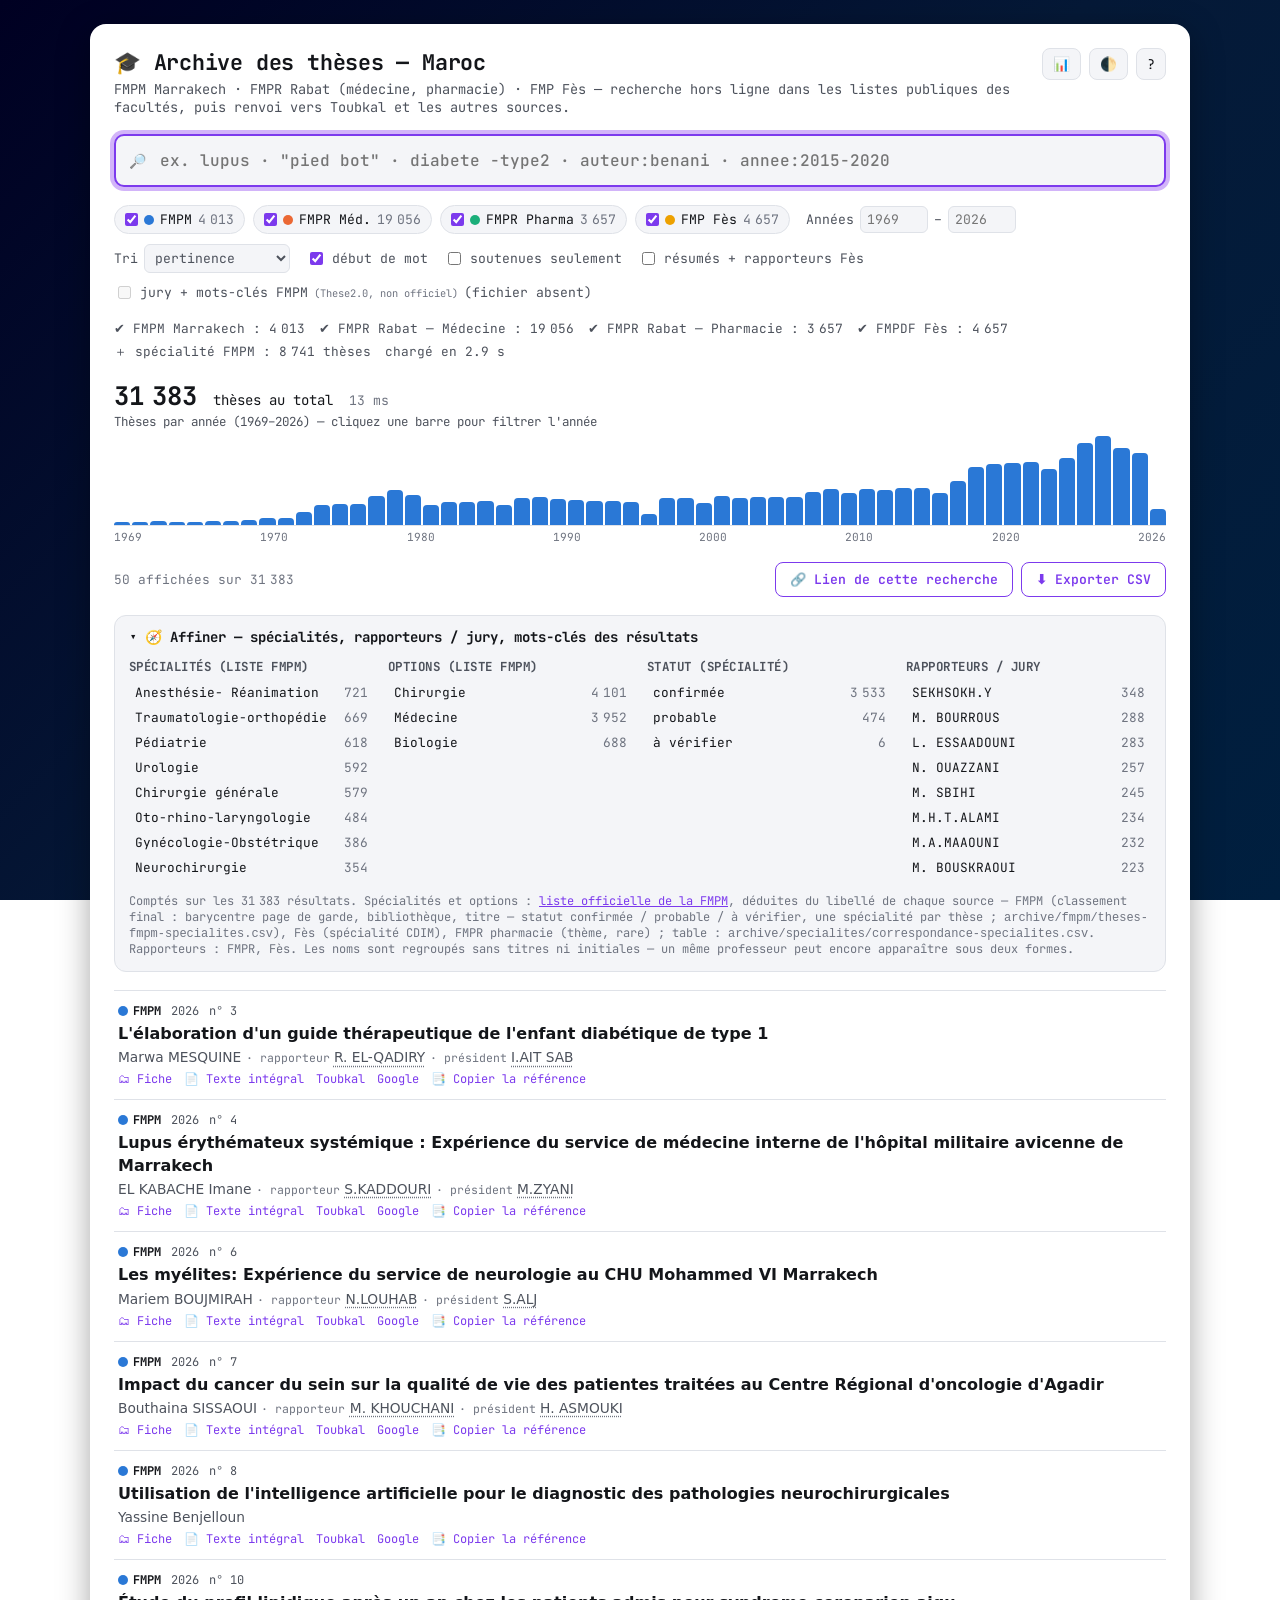
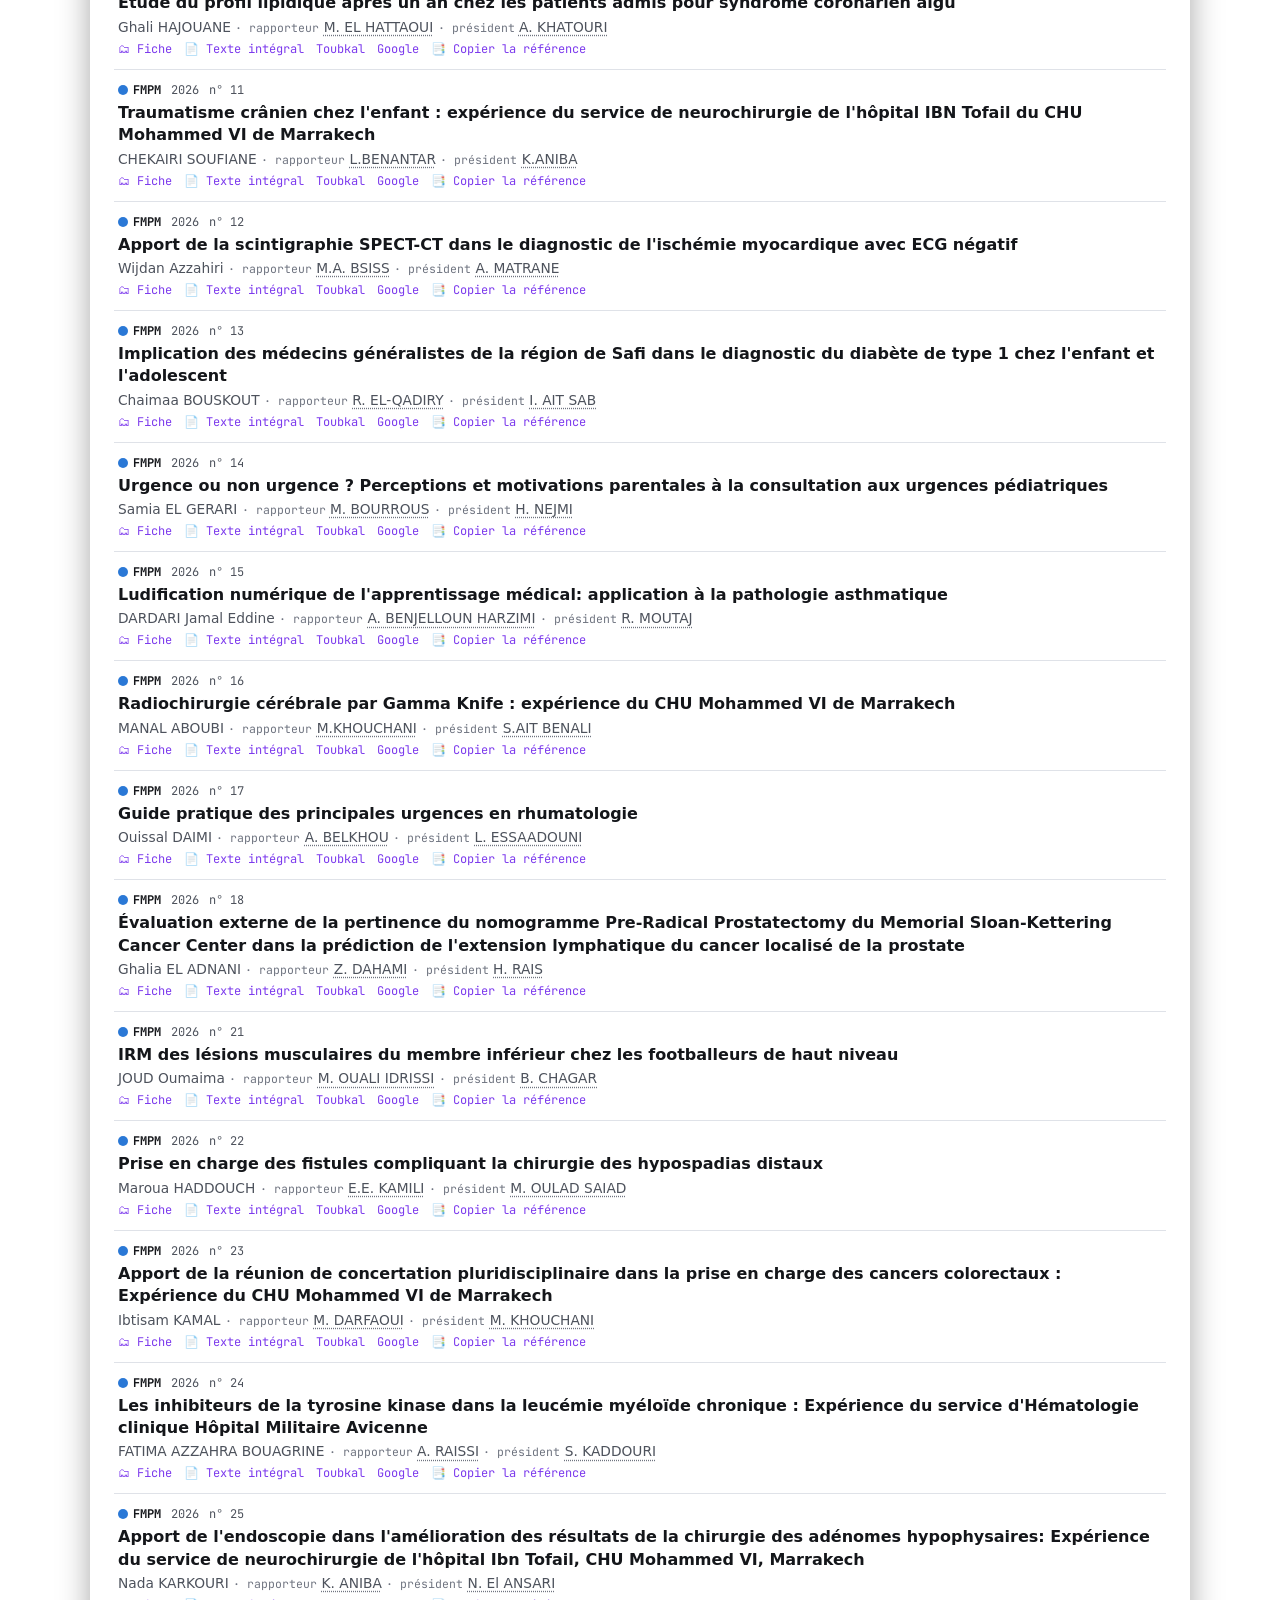
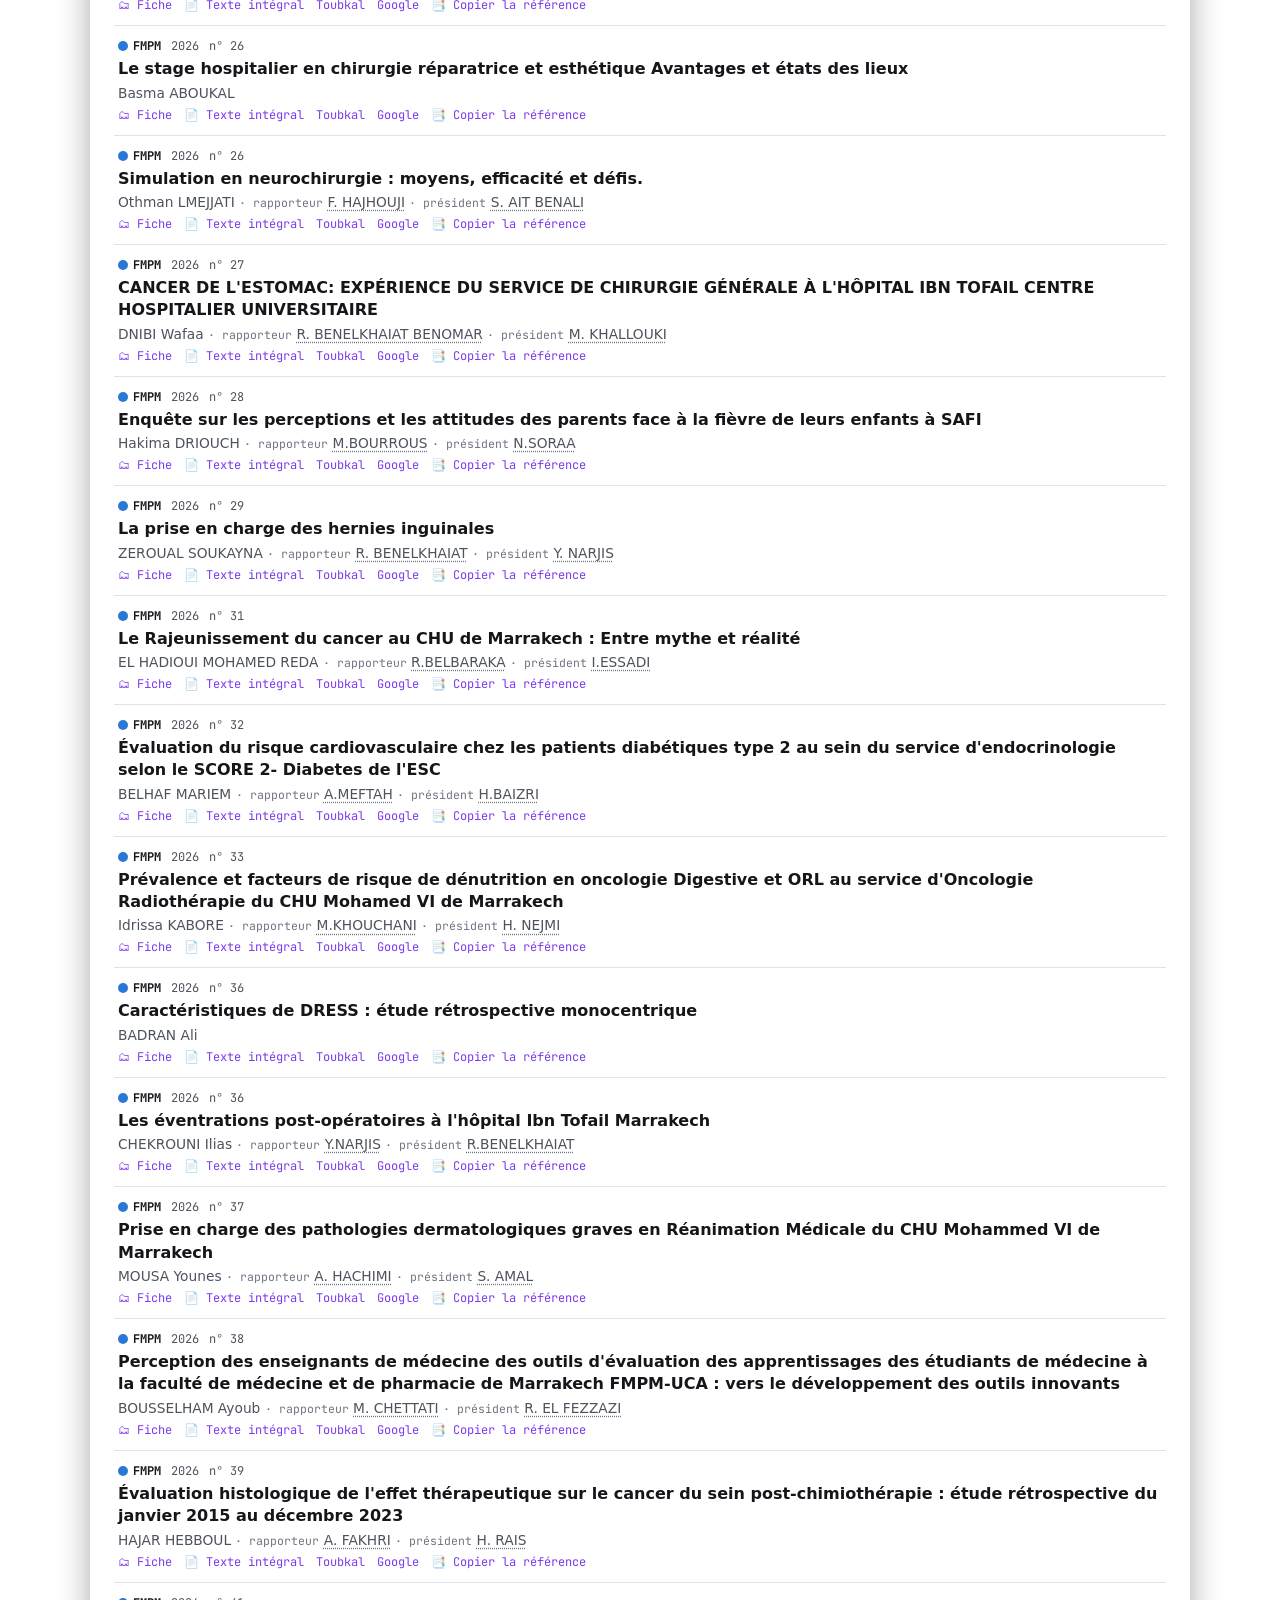
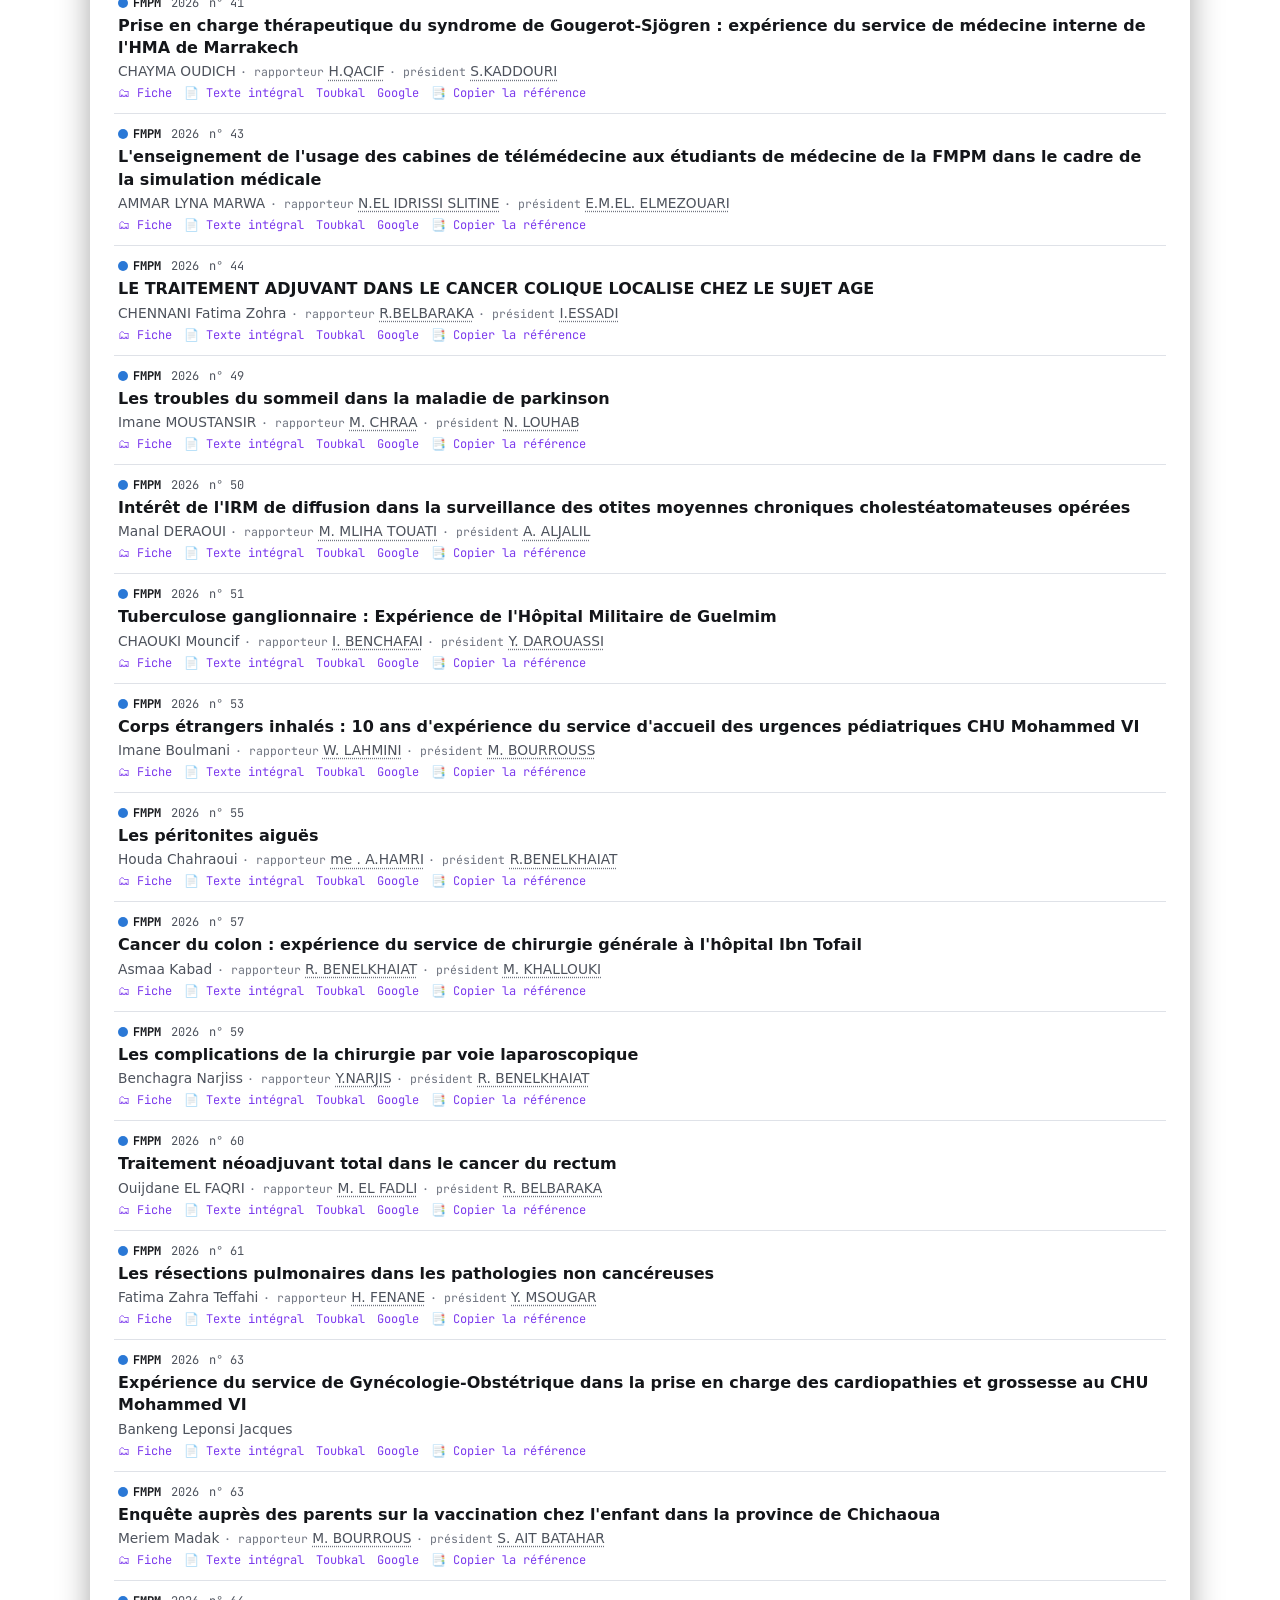
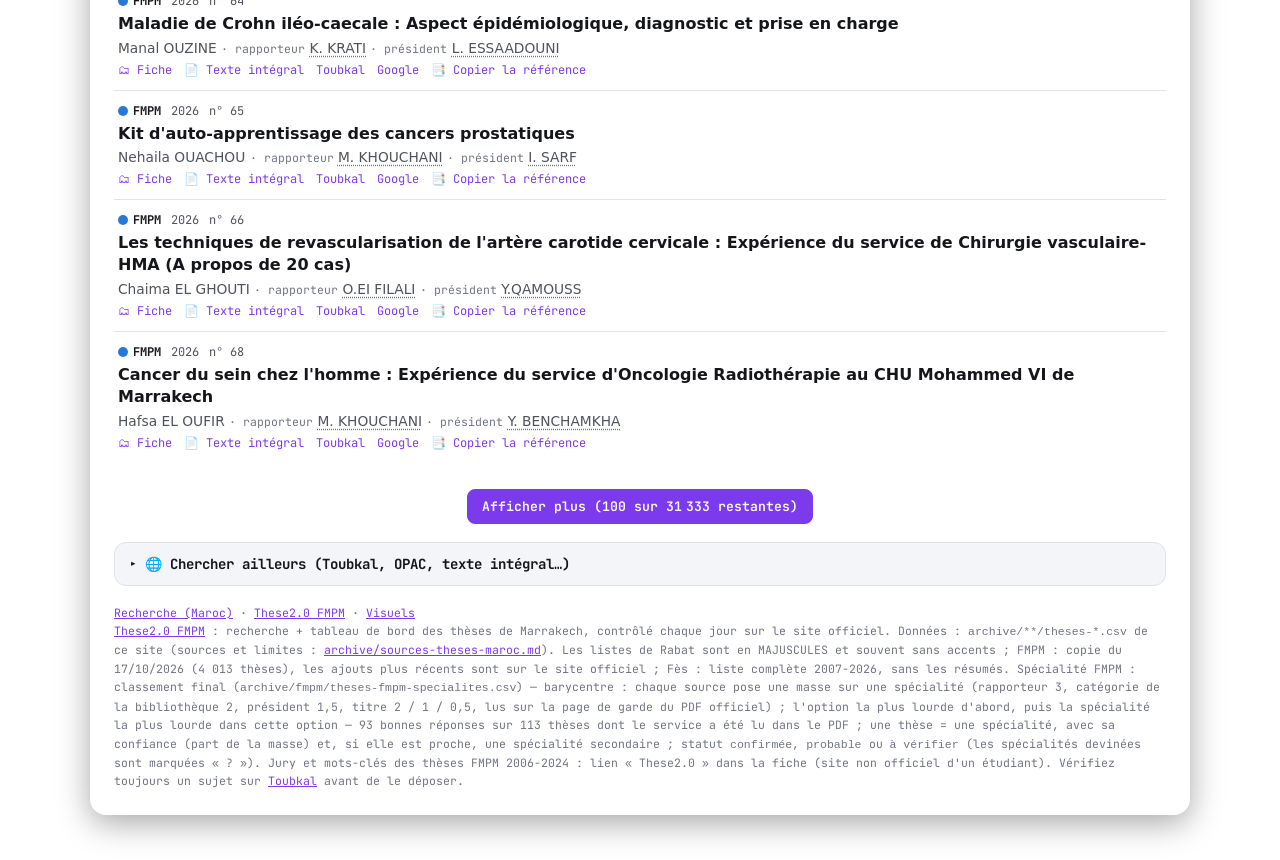
<file: index.html>
<!DOCTYPE html>
<html lang="fr">
<head>
  <meta charset="UTF-8">
  <meta name="viewport" content="width=device-width, initial-scale=1">
  <title>Archive des thèses</title>
  <meta name="description" content="Recherche locale dans les thèses soutenues à la FMPM, la FMPR (médecine, pharmacie) et la FMP Fès, plus renvoi vers Toubkal et les autres sources.">
  <!-- Privacy (same rule as searchAIO): never leak this page's URL to search engines or font hosts. -->
  <meta name="referrer" content="no-referrer">
  <meta name="theme-color" content="#001f3f">
  <link rel="icon" href="data:image/svg+xml,<svg xmlns='http://www.w3.org/2000/svg' viewBox='0 0 32 32'><text y='27' font-size='28'>🎓</text></svg>">
  <link rel="preconnect" href="https://fonts.bunny.net" crossorigin>
  <link href="https://fonts.bunny.net/css2?family=JetBrains+Mono:wght@400;500;700&display=swap" rel="stylesheet">
  <style>
    /* ---------- Tokens (light) ---------- */
    :root {
      color-scheme: light;
      --ui-font: 'JetBrains Mono', ui-monospace, SFMono-Regular, Menlo, Consolas, monospace;
      --text-font: system-ui, -apple-system, 'Segoe UI', Roboto, 'Helvetica Neue', Arial, sans-serif;
      --page-bg: linear-gradient(135deg, #000022 0%, #051937 50%, #001f3f 100%);
      --page-bg-solid: #051937;
      --card: #ffffff;
      --panel: #f4f5f8;
      --border: #dfe2e8;
      --text-primary: #14161a;
      --text-secondary: #4d525c;
      --text-muted: #6f7480;
      --accent: #7c3aed;
      --accent-soft: rgba(124, 58, 237, .12);
      --focus: rgba(156, 90, 242, .45);
      --mark-bg: #fff1a8;
      --mark-text: #14161a;
      --warn-bg: #fff4e5;
      --warn-text: #8a4b00;
      --bar: #2a78d6;
      --bar-hover: #1c5cab;
      /* Faculty identity (validated categorical slots 1-4, always shown next to a text label) */
      --fac-fmpm: #2a78d6;
      --fac-fmprm: #eb6834;
      --fac-fmprp: #1baf7a;
      --fac-fmpdf: #eda100;
    }
    @media (prefers-color-scheme: dark) {
      :root:where(:not([data-theme="light"])) {
        color-scheme: dark;
        --card: #161d2a;
        --panel: #1e2737;
        --border: #2d3a50;
        --text-primary: #eef0f4;
        --text-secondary: #c2c7d1;
        --text-muted: #949bab;
        --accent: #a78bfa;
        --accent-soft: rgba(167, 139, 250, .16);
        --mark-bg: #5c4d00;
        --mark-text: #fff7cc;
        --warn-bg: #3a2a12;
        --warn-text: #ffcf8a;
        --bar: #3987e5;
        --bar-hover: #86b6ef;
        --fac-fmpm: #3987e5;
        --fac-fmprm: #d95926;
        --fac-fmprp: #199e70;
        --fac-fmpdf: #c98500;
      }
    }
    :root[data-theme="dark"] {
      color-scheme: dark;
      --card: #161d2a;
      --panel: #1e2737;
      --border: #2d3a50;
      --text-primary: #eef0f4;
      --text-secondary: #c2c7d1;
      --text-muted: #949bab;
      --accent: #a78bfa;
      --accent-soft: rgba(167, 139, 250, .16);
      --mark-bg: #5c4d00;
      --mark-text: #fff7cc;
      --warn-bg: #3a2a12;
      --warn-text: #ffcf8a;
      --bar: #3987e5;
      --bar-hover: #86b6ef;
      --fac-fmpm: #3987e5;
      --fac-fmprm: #d95926;
      --fac-fmprp: #199e70;
      --fac-fmpdf: #c98500;
    }

    * { box-sizing: border-box; }
    html { -webkit-text-size-adjust: 100%; }
    body {
      margin: 0;
      min-height: 100vh;
      background: var(--page-bg-solid);
      background: var(--page-bg);
      background-attachment: fixed;
      color: var(--text-primary);
      font-family: var(--ui-font);
      font-size: 14px;
      padding: 24px 16px 48px;
    }
    a { color: var(--accent); }
    button, input, select { font: inherit; color: inherit; }
    .wrap {
      max-width: 1100px;
      margin: 0 auto;
      background: var(--card);
      border-radius: 16px;
      box-shadow: 0 8px 32px rgba(0, 0, 0, .35);
      padding: 24px;
      display: flex;
      flex-direction: column;
      gap: 18px;
    }
    header { display: flex; align-items: flex-start; justify-content: space-between; gap: 12px; flex-wrap: wrap; }
    header > div:first-child { flex: 1 1 320px; min-width: 0; }
    h1 { margin: 0; font-size: 1.35rem; letter-spacing: -.01em; }
    .sub { margin: 4px 0 0; color: var(--text-secondary); font-size: .85rem; }
    .head-actions { display: flex; gap: 8px; }
    .icon-btn {
      border: 1px solid var(--border); background: var(--panel); border-radius: 8px;
      padding: 6px 10px; cursor: pointer; font-size: .85rem;
    }
    a.icon-btn { display: inline-block; color: inherit; text-decoration: none; line-height: normal; }
    .icon-btn:hover { border-color: var(--accent); }
    .icon-btn:focus-visible, .chip:focus-within, input:focus-visible, select:focus-visible, button:focus-visible, a:focus-visible {
      outline: none; box-shadow: 0 0 0 3px var(--focus);
    }

    /* ---------- Search bar ---------- */
    .search { position: relative; }
    .search input[type=search] {
      width: 100%; padding: 14px 16px 14px 44px; font-size: 16px; font-weight: 500;
      border: 2px solid var(--border); border-radius: 10px; background: var(--panel);
    }
    .search input[type=search]:focus { border-color: var(--accent); outline: none; box-shadow: 0 0 0 4px var(--focus); }
    .search .glass { position: absolute; left: 15px; top: 50%; transform: translateY(-50%); pointer-events: none; opacity: .7; }
    .hint { margin: 6px 2px 0; color: var(--text-muted); font-size: .78rem; line-height: 1.5; }
    .hint code { background: var(--panel); border: 1px solid var(--border); border-radius: 4px; padding: 0 4px; }

    /* ---------- Filters ---------- */
    .filters { display: flex; flex-wrap: wrap; gap: 10px 16px; align-items: center; }
    .chips { display: flex; flex-wrap: wrap; gap: 8px; }
    .chip {
      display: inline-flex; align-items: center; gap: 6px; padding: 5px 10px;
      border: 1px solid var(--border); border-radius: 999px; background: var(--panel);
      cursor: pointer; user-select: none; font-size: .82rem;
    }
    .chip input { margin: 0; accent-color: var(--accent); }
    .chip .count { color: var(--text-muted); font-variant-numeric: tabular-nums; }
    .chip:has(input:not(:checked)) { opacity: .55; }
    .dot { width: 10px; height: 10px; border-radius: 50%; flex: none; }
    .ctl { display: inline-flex; align-items: center; gap: 6px; font-size: .82rem; color: var(--text-secondary); }
    .ctl input[type=number] { width: 5.2em; padding: 4px 6px; border: 1px solid var(--border); border-radius: 6px; background: var(--panel); }
    .ctl select { padding: 4px 6px; border: 1px solid var(--border); border-radius: 6px; background: var(--panel); }
    .ctl input[type=checkbox] { accent-color: var(--accent); }

    /* ---------- Status / loader ---------- */
    .status { font-size: .8rem; color: var(--text-secondary); display: flex; flex-wrap: wrap; gap: 6px 14px; }
    .status .err { color: var(--warn-text); }
    .loader-panel {
      border: 1px dashed var(--border); border-radius: 12px; padding: 16px; background: var(--warn-bg); color: var(--warn-text);
      font-size: .85rem; line-height: 1.6;
    }
    .loader-panel code { background: rgba(0,0,0,.08); padding: 1px 5px; border-radius: 4px; }
    .loader-panel .pick { display: flex; flex-wrap: wrap; gap: 10px; margin-top: 10px; }
    .loader-panel label.btn {
      display: inline-block; padding: 8px 12px; border-radius: 8px; cursor: pointer;
      background: var(--accent); color: #fff; font-weight: 600;
    }
    .loader-panel input[type=file] { display: none; }

    /* ---------- Summary + chart ---------- */
    .summary { display: flex; flex-wrap: wrap; align-items: baseline; gap: 6px 16px; }
    .summary .big { font-size: 1.6rem; font-weight: 700; font-variant-numeric: tabular-nums; }
    .summary .muted { color: var(--text-muted); font-size: .82rem; }
    .chart { position: relative; }
    .chart-title { font-size: .78rem; color: var(--text-secondary); margin: 0 0 6px; }
    .bars { display: flex; align-items: flex-end; gap: 2px; height: 90px; border-bottom: 1px solid var(--border); }
    .bar-slot { flex: 1 1 0; height: 100%; display: flex; align-items: flex-end; cursor: pointer; min-width: 0; }
    .bar { width: 100%; background: var(--bar); border-radius: 4px 4px 0 0; min-height: 0; }
    .bar-slot:hover .bar, .bar-slot.on .bar { background: var(--bar-hover); }
    .axis { display: flex; justify-content: space-between; font-size: .7rem; color: var(--text-muted); margin-top: 4px; font-variant-numeric: tabular-nums; }
    .tip {
      position: absolute; pointer-events: none; z-index: 5; background: var(--card); color: var(--text-primary);
      border: 1px solid var(--border); border-radius: 8px; padding: 8px 10px; font-size: .75rem;
      box-shadow: 0 6px 20px rgba(0,0,0,.2); white-space: nowrap; display: none;
    }
    .tip b { font-size: .85rem; }
    .tip .row { display: flex; align-items: center; gap: 6px; }

    /* ---------- Results ---------- */
    .tools { display: flex; flex-wrap: wrap; gap: 8px; justify-content: space-between; align-items: center; }
    .results { list-style: none; margin: 0; padding: 0; display: flex; flex-direction: column; }
    .res { padding: 12px 4px; border-top: 1px solid var(--border); display: grid; grid-template-columns: 1fr; gap: 4px; }
    .res-meta { display: flex; flex-wrap: wrap; align-items: center; gap: 4px 10px; font-size: .75rem; color: var(--text-secondary); }
    .fac { display: inline-flex; align-items: center; gap: 5px; font-weight: 700; color: var(--text-primary); }
    .tag { font-size: .7rem; padding: 1px 6px; border-radius: 4px; background: var(--warn-bg); color: var(--warn-text); }
    .res-title { font-family: var(--text-font); font-size: 1rem; font-weight: 600; line-height: 1.4; overflow-wrap: anywhere; }
    .res-people { font-family: var(--text-font); font-size: .86rem; color: var(--text-secondary); }
    .res-people .lbl { color: var(--text-muted); font-family: var(--ui-font); font-size: .72rem; }
    .res-links { display: flex; flex-wrap: wrap; gap: 6px 12px; font-size: .75rem; margin-top: 2px; }
    .res-links a, .res-links button { color: var(--accent); background: none; border: 0; padding: 0; cursor: pointer; text-decoration: none; font-size: .75rem; }
    .res-links a:hover, .res-links button:hover { text-decoration: underline; }
    .abstract { font-family: var(--text-font); font-size: .85rem; line-height: 1.55; color: var(--text-secondary); background: var(--panel); border-radius: 8px; padding: 10px 12px; white-space: pre-wrap; }
    mark { background: var(--mark-bg); color: var(--mark-text); border-radius: 2px; padding: 0 1px; }
    .more { align-self: center; margin-top: 8px; }
    .btn {
      border: 1px solid var(--accent); background: var(--accent); color: #fff; border-radius: 8px;
      padding: 8px 14px; cursor: pointer; font-weight: 600; font-size: .82rem;
    }
    .btn.ghost { background: transparent; color: var(--accent); }
    .empty { color: var(--text-muted); padding: 20px 4px; text-align: center; }
    /* Pivot = a name / keyword / specialty you can click to search it (These2.0's best idea). */
    button.pivot {
      background: none; border: 0; padding: 0; margin: 0; cursor: pointer; color: inherit; font: inherit; text-align: left;
      text-decoration: underline dotted var(--text-muted); text-underline-offset: 3px;
    }
    button.pivot:hover { color: var(--accent); text-decoration-color: var(--accent); }
    button.pivot.tag { padding: 1px 6px; border-radius: 4px; background: var(--warn-bg); color: var(--warn-text); font-size: .75rem; }   /* guessed specialty status */
    .res-kw { display: flex; flex-wrap: wrap; gap: 4px 6px; font-family: var(--text-font); font-size: .78rem; }
    .kw { border: 1px solid var(--border); border-radius: 999px; padding: 1px 8px; background: var(--panel); color: var(--text-secondary); text-decoration: none; }
    .kw:hover { border-color: var(--accent); color: var(--accent); }
    .kw.cat { background: var(--accent-soft); border-color: transparent; color: var(--accent); }
    .unoff { font-family: var(--ui-font); font-size: .65rem; color: var(--text-muted); }

    /* ---------- Facets (refine the current results) ---------- */
    .facet-body { padding: 0 14px 14px; display: grid; grid-template-columns: repeat(auto-fit, minmax(230px, 1fr)); gap: 14px; }
    .facet h3 { margin: 0 0 6px; font-size: .78rem; color: var(--text-secondary); text-transform: uppercase; letter-spacing: .04em; }
    .facet ol { list-style: none; margin: 0; padding: 0; display: flex; flex-direction: column; gap: 2px; }
    .facet button {
      width: 100%; display: flex; justify-content: space-between; gap: 8px; text-align: left; cursor: pointer;
      background: none; border: 0; border-radius: 6px; padding: 3px 6px; font-size: .8rem;
    }
    .facet button:hover { background: var(--card); color: var(--accent); }
    .facet .n { color: var(--text-muted); font-variant-numeric: tabular-nums; }
    .facet .none { color: var(--text-muted); font-size: .75rem; }

    /* ---------- Fiche (one thesis, own permalink) ---------- */
    dialog#fiche {
      width: min(760px, calc(100vw - 24px)); max-height: calc(100vh - 32px); border: 1px solid var(--border); border-radius: 14px;
      background: var(--card); color: var(--text-primary); padding: 0; box-shadow: 0 16px 48px rgba(0,0,0,.45);
    }
    dialog#fiche::backdrop { background: rgba(0, 0, 20, .55); }
    .fiche-head { display: flex; justify-content: space-between; align-items: center; gap: 10px; padding: 14px 18px; border-bottom: 1px solid var(--border); position: sticky; top: 0; background: var(--card); }
    .fiche-body { padding: 16px 18px 20px; display: flex; flex-direction: column; gap: 14px; }
    .fiche-body h2 { margin: 0; font-family: var(--text-font); font-size: 1.1rem; line-height: 1.4; }
    .fiche-body dl { margin: 0; display: grid; grid-template-columns: max-content 1fr; gap: 6px 14px; font-family: var(--text-font); font-size: .88rem; }
    .fiche-body dt { color: var(--text-muted); font-family: var(--ui-font); font-size: .74rem; padding-top: 2px; }
    .fiche-body dd { margin: 0; overflow-wrap: anywhere; }
    .fiche-body .sep { color: var(--text-muted); }
    @media (max-width: 600px) { .fiche-body dl { grid-template-columns: 1fr; } .fiche-body dd { margin-bottom: 6px; } }

    /* ---------- External sources ---------- */
    details.ext { border: 1px solid var(--border); border-radius: 12px; background: var(--panel); }
    details.ext > summary { cursor: pointer; padding: 12px 14px; font-weight: 700; list-style: none; }
    details.ext > summary::-webkit-details-marker { display: none; }
    details.ext > summary::before { content: '▸ '; }
    details.ext[open] > summary::before { content: '▾ '; }
    .ext-body { padding: 0 14px 14px; display: grid; grid-template-columns: repeat(auto-fit, minmax(230px, 1fr)); gap: 14px; }
    .ext-group h3 { margin: 0 0 6px; font-size: .78rem; color: var(--text-secondary); text-transform: uppercase; letter-spacing: .04em; }
    .ext-group ul { list-style: none; margin: 0; padding: 0; display: flex; flex-direction: column; gap: 4px; }
    .ext-group button.link {
      width: 100%; text-align: left; background: var(--card); border: 1px solid var(--border); border-radius: 8px;
      padding: 6px 9px; cursor: pointer; font-size: .8rem; display: flex; flex-direction: column; align-items: flex-start; gap: 2px;
    }
    .ext-group button.link:hover { border-color: var(--accent); }
    .ext-group .kind { color: var(--text-muted); font-size: .7rem; }
    .ext-note { grid-column: 1 / -1; font-size: .75rem; color: var(--text-muted); margin: 0; }

    .toast {
      position: fixed; left: 50%; bottom: 20px; transform: translateX(-50%); background: #14161a; color: #fff;
      padding: 10px 16px; border-radius: 8px; font-size: .82rem; opacity: 0; transition: opacity .2s; pointer-events: none; z-index: 50;
      max-width: calc(100vw - 32px);
    }
    .toast.show { opacity: 1; }
    footer { font-size: .72rem; color: var(--text-muted); line-height: 1.6; }

    @media (max-width: 600px) {
      body { padding: 12px 8px 40px; }
      .wrap { padding: 16px; border-radius: 12px; }
      .bars { height: 70px; }
    }
    @media (prefers-reduced-motion: reduce) { .toast { transition: none; } }
  </style>
</head>
<body>
<div class="wrap">
  <header>
    <div>
      <h1>🎓 Archive des thèses — Maroc</h1>
      <p class="sub">FMPM Marrakech · FMPR Rabat (médecine, pharmacie) · FMP Fès — recherche hors ligne dans les listes publiques des facultés, puis renvoi vers Toubkal et les autres sources.</p>
    </div>
    <div class="head-actions">
      <a class="icon-btn" href="visuals/" title="Visuels : graphiques et diagrammes des thèses FMPM" aria-label="Visuels">📊</a>
      <button class="icon-btn" id="themeBtn" type="button" title="Thème clair / sombre">🌓</button>
      <button class="icon-btn" id="helpBtn" type="button" title="Syntaxe de recherche" aria-expanded="false">?</button>
    </div>
  </header>

  <form class="search" id="searchForm" role="search" autocomplete="off">
    <span class="glass" aria-hidden="true">🔎</span>
    <input type="search" id="q" placeholder="ex. lupus · &quot;pied bot&quot; · diabete -type2 · auteur:benani · annee:2015-2020" spellcheck="false" aria-label="Rechercher une thèse" autofocus>
    <p class="hint" id="hint" hidden>
      Sans accents ni majuscules : <code>diabete</code> trouve « DIABÈTE ». Tous les mots doivent être présents.
      <code>"pied bot"</code> expression exacte · <code>-enfant</code> exclure · <code>lupus|les</code> l'un ou l'autre ·
      <code>titre:</code> <code>auteur:</code> <code>rapporteur:</code> <code>jury:</code> <code>motcle:</code> <code>spe:</code> (spécialité de la liste officielle FMPM) <code>option:chirurgie</code> (<code>medecine</code>, <code>biologie</code>) <code>statut:confirmee</code> (spécialité FMPM : <code>probable</code>, <code>"a verifier"</code>, <code>verifiee</code>) <code>cat:</code> (libellé de la source) <code>code:</code> <code>resume:</code> cibler un champ · <code>langue:en</code> ·
      <code>annee:2020</code> <code>annee:2015-2020</code> <code>annee:&gt;2018</code> · <code>fac:fes</code> (<code>fmpm</code>, <code>fmpr</code>, <code>med</code>, <code>pharma</code>, <code>fes</code>).
      Bangs (comme searchAIO, ouvrent la source externe avec Entrée) : <code>!toubkal</code> <code>!t2</code> <code>!opac</code> <code>!gfmpm</code> <code>!gfes</code> <code>!these</code> <code>!cismef</code>.
      Les noms, mots-clés et spécialités soulignés en pointillé se cliquent : ils lancent la recherche correspondante.
      Raccourcis : <code>/</code> rechercher · <code>Échap</code> effacer (ou fermer la fiche).
    </p>
  </form>

  <div class="filters" aria-label="Filtres">
    <div class="chips" id="facChips"></div>
    <label class="ctl">Années <input type="number" id="y1" inputmode="numeric" placeholder="1969"> – <input type="number" id="y2" inputmode="numeric" placeholder="2026"></label>
    <label class="ctl">Tri
      <select id="sort">
        <option value="rel">pertinence</option>
        <option value="new">plus récentes</option>
        <option value="old">plus anciennes</option>
        <option value="titre">titre A→Z</option>
        <option value="auteur">auteur A→Z</option>
      </select>
    </label>
    <label class="ctl" title="« rein » ne trouve pas « freins » ; « diabet » trouve « diabétique »"><input type="checkbox" id="wordStart" checked> début de mot</label>
    <label class="ctl" title="Masquer les thèses non soutenues / reportées / lignes vides"><input type="checkbox" id="hideNs"> soutenues seulement</label>
    <label class="ctl" hidden title="Charge le CSV complet de Fès (≈35 Mo) : rapporteur, spécialité + résumé de 99 % des thèses"><input type="checkbox" id="abs"> résumés + rapporteurs Fès <span id="absState"></span></label>
    <label class="ctl" id="t2Ctl" hidden title="Président, rapporteur, jury, mots-clés, spécialité et langue de ≈3 200 thèses FMPM 2006-2024, recopiés de These2.0 (site d'un étudiant, non officiel)"><input type="checkbox" id="t2" checked> jury + mots-clés FMPM <span class="unoff">(These2.0, non officiel)</span> <span id="t2State"></span></label>
  </div>

  <div class="status" id="status" aria-live="polite">Chargement des listes…</div>
  <div class="loader-panel" id="loaderPanel" hidden></div>

  <section aria-label="Résumé des résultats">
    <div class="summary">
      <span class="big" id="total">–</span>
      <span id="totalLbl">thèses</span>
      <span class="muted" id="timing"></span>
    </div>
    <div class="chart" id="chart">
      <p class="chart-title" id="chartTitle">Thèses par année — cliquez une barre pour filtrer l'année</p>
      <div class="bars" id="bars" role="list"></div>
      <div class="axis" id="axis"></div>
      <div class="tip" id="tip" role="tooltip"></div>
    </div>
  </section>

  <div class="tools">
    <span class="muted" id="shown" style="color:var(--text-muted);font-size:.8rem"></span>
    <span style="display:flex;gap:8px;flex-wrap:wrap">
      <button class="btn ghost" id="copyLink" type="button">🔗 Lien de cette recherche</button>
      <button class="btn ghost" id="exportCsv" type="button">⬇ Exporter CSV</button>
    </span>
  </div>

  <details class="ext" id="facets" open>
    <summary>🧭 Affiner — spécialités, rapporteurs / jury, mots-clés des résultats</summary>
    <div class="facet-body" id="facetBody"></div>
  </details>

  <ol class="results" id="results"></ol>
  <button class="btn more" id="moreBtn" type="button" hidden>Afficher plus</button>

  <details class="ext" id="ext">
    <summary>🌐 Chercher ailleurs (Toubkal, OPAC, texte intégral…)</summary>
    <div class="ext-body" id="extBody"></div>
  </details>

  <footer>
    <nav class="site-links"><a href="https://achma-learning.github.io/theses-maroc/">Recherche (Maroc)</a> · <a href="https://achma-learning.github.io/theses-maroc/these2/">These2.0 FMPM</a> · <a href="https://achma-learning.github.io/theses-maroc/visuals/">Visuels</a></nav>
    <a href="these2/">These2.0 FMPM</a> : recherche + tableau de bord des thèses de Marrakech, contrôlé chaque jour sur le site officiel.
    Données : <code>archive/**/theses-*.csv</code> de ce site (sources et limites : <a href="archive/sources-theses-maroc.md">archive/sources-theses-maroc.md</a>).
    Les listes de Rabat sont en MAJUSCULES et souvent sans accents ; FMPM : copie du 17/10/2026 (4 013 thèses), les ajouts plus récents sont sur le site officiel ; Fès : liste complète 2007-2026, sans les résumés.
    Spécialité FMPM : classement final (<code>archive/fmpm/theses-fmpm-specialites.csv</code>) — barycentre : chaque source pose une masse sur une spécialité (rapporteur 3, catégorie de la bibliothèque 2, président 1,5, titre 2 / 1 / 0,5, lus sur la page de garde du PDF officiel) ; l'option la plus lourde d'abord, puis la spécialité la plus lourde dans cette option — 93 bonnes réponses sur 113 thèses dont le service a été lu dans le PDF ; une thèse = une spécialité, avec sa confiance (part de la masse) et, si elle est proche, une spécialité secondaire ; statut <code>confirmée</code>, <code>probable</code> ou <code>à vérifier</code> (les spécialités devinées sont marquées « ? »).
    Jury et mots-clés des thèses FMPM 2006-2024 : lien « These2.0 » dans la fiche (site non officiel d'un étudiant).
    Vérifiez toujours un sujet sur <a href="https://toubkal.imist.ma/search" target="_blank" rel="noopener noreferrer">Toubkal</a> avant de le déposer.
  </footer>
</div>
<dialog id="fiche" aria-labelledby="ficheTitle">
  <div class="fiche-head">
    <span class="fac" id="ficheFac"></span>
    <span style="display:flex;gap:8px">
      <button class="icon-btn" type="button" id="ficheLink" title="Copier le lien de cette fiche">🔗 Lien</button>
      <button class="icon-btn" type="button" id="ficheClose" title="Fermer (Échap)">✕</button>
    </span>
  </div>
  <div class="fiche-body" id="ficheBody"></div>
</dialog>
<div class="toast" id="toast" role="status"></div>

<script>
'use strict';

/* =====================================================================
   1. SOURCES — the only place that knows file paths and column names.
      If a CSV is renamed after a re-extraction, update `file` (and the
      `match` regex used by the folder picker) here.
   ===================================================================== */
const SOURCES = [
  {
    id: 'fmpm', label: 'FMPM', long: 'FMPM Marrakech', filiere: 'Médecine', city: 'Marrakech',
    fullName: 'Faculté de Médecine et de Pharmacie de Marrakech',
    file: 'archive/fmpm/theses-fmpm-2006-2026.csv', match: /^theses-fmpm-\d{4}-\d{4}\.csv$/,
    map: r => ({ year: r['Année'], num: r['N°'], author: r['Auteur'], title: r['Titre'],
                 pdf: r['PDF (texte intégral)'], article: r['Article (résumé, 2006-2014)'] })
  },
  {
    id: 'fmprm', label: 'FMPR Méd.', long: 'FMPR Rabat — Médecine', filiere: 'Médecine', city: 'Rabat',
    fullName: 'Faculté de Médecine et de Pharmacie de Rabat',
    file: 'archive/fmpr/medecine/theses-fmpr-medecine-1969-2025.csv', match: /^theses-fmpr-medecine-\d{4}-\d{4}\.csv$/,
    map: r => ({ year: r['ANNEE'], num: r['N°'], code: r['CODE'], author: r['NOM'], title: r['TITRE'],
                 rapp: r['RAPPORTEUR / DIRECTEUR'], note: r['REMARQUE'], srcList: r['PDF SOURCE'] })
  },
  {
    id: 'fmprp', label: 'FMPR Pharma', long: 'FMPR Rabat — Pharmacie', filiere: 'Pharmacie', city: 'Rabat',
    fullName: 'Faculté de Médecine et de Pharmacie de Rabat',
    file: 'archive/fmpr/pharmacie/theses-fmpr-pharmacie-1990-2025.csv', match: /^theses-fmpr-pharmacie-\d{4}-\d{4}\.csv$/,
    map: r => ({ year: r['Année'], num: r['N°'], code: r['Numéro'], author: r['Auteur'], title: r['Titre'],
                 rapp: r['Rapporteur / Directeur'], theme: r['Thème'],
                 note: [r['Statut'] !== 'soutenue' ? r['Statut'] : '', r['Remarque']].filter(Boolean).join(' · '),
                 srcList: r['Liste source (PDF)'] })
  },
  {
    id: 'fmpdf', label: 'FMP Fès', long: 'FMPDF Fès', filiere: 'Médecine', city: 'Fès',
    fullName: 'Faculté de Médecine, de Pharmacie et de Médecine Dentaire de Fès',
    file: 'archive/fmpdf/theses-fmpf-2007-2026.csv', match: /^theses-fmpf-\d{4}-\d{4}\.csv$/,
    map: r => ({ year: r['Année'], num: r['N°'], author: r['Auteur'], title: r['Titre'], pdf: r['PDF (texte intégral)'],
                 code: (r['PDF (texte intégral)'] || '').replace(/^.*\/|\.(pdf|rar)$/gi, '') })
  }
];
// Optional, heavy (≈35 MB): Fès abstracts + rapporteurs, merged into fmpdf rows by PDF link.
const FES_FULL = { file: 'archive/fmpdf/theses-fmpf-2007-2026-complet.csv', match: /^theses-fmpf-\d{4}-\d{4}-complet\.csv$/ };
// Optional, light (≈2 MB), on by default: FMPM jury / keywords / specialty / language copied from
// These2.0 (unofficial student site, archive/fmpm/methode/scrape_these2.py). Joined to fmpm rows
// by year + N°, only when title or author agree. Never overwrites an official field.
const T2_FMPM = { file: null /* not published in this public mirror */, match: /^these2-fmpm-\d{4}-\d{4}\.csv$/ };
// Light (≈0.5 MB), always loaded: Fès rapporteur + spécialité (official CDIM export, no abstracts).
const FES_SPEC = { file: 'archive/fmpdf/theses-fmpf-2007-2026-specialites.csv', match: /^theses-fmpf-\d{4}-\d{4}-specialites\.csv$/ };
// Light (≈1.5 MB), always loaded: FMPM jury + specialty read on each thesis's cover page (page 1 of the
// official PDF, archive/specialites/page_de_garde.py). Specialty = the jury president's, from the official
// list; it wins over the These2.0 label. Names fill president/rapporteur only where These2.0 has none.
const FMPM_COVER = { file: 'archive/fmpm/theses-fmpm-page-de-garde.csv', match: /^theses-fmpm-page-de-garde\.csv$/ };
// Light (≈2 MB), always loaded: FINAL FMPM specialty per thesis (archive/specialites/classer_fmpm.py), crossing
// cover page, library/These2.0 category and title. Gives spe/opt + a Statut (confirmée | probable | à vérifier |
// vérifiée); wins over the cover layer and the These2.0 mapping. Absent file = previous behaviour.
const FMPM_CLASS = { file: 'archive/fmpm/theses-fmpm-specialites.csv', match: /^theses-fmpm-specialites\.csv$/ };
// Official FMPM specialty list (archive/specialites/liste-specialites-fmpm-2024.pdf) and the table that
// maps each source's own label (These2.0 category, Fès spécialité, FMPR pharmacie thème) onto it.
const SPE_TABLE = { file: 'archive/specialites/correspondance-specialites.csv', match: /^correspondance-specialites\.csv$/ };
const SPE_SRC = { fmpm: 'These2.0 (FMPM)', fmpdf: 'FMP Fès (CDIM)', fmprp: 'FMPR Pharmacie (thème)' };
const SPE_MAP = new Map();    // "source|normalized label" → { spe, opt, rem }
const optShort = o => (o || '').replace(/^Spécialités de /i, '').replace(/^./, c => c.toUpperCase());

/* =====================================================================
   2. EXTERNAL SOURCES — mirrors archive/sources-theses-maroc.md (the source
      of truth: add/remove a source there first, then here, same commit).
      url(q) → opened with the query. paste:true → the site has no query URL:
      the query is copied to the clipboard and the page opened (searchAIO's
      "needing manual paste" idea).
   ===================================================================== */
const enc = encodeURIComponent;
const EXTERNAL = [
  { group: 'National', items: [
    { id: 'toubkal', bang: 'toubkal', name: 'Toubkal — recherche nationale (IMIST)', url: q => `https://toubkal.imist.ma/search?query=${enc(q)}&submit=OK` },
    { name: 'Toubkal — liste des communautés', url: () => 'https://toubkal.imist.ma/community-list', link: true }
  ]},
  { group: 'FMPM — Marrakech', items: [
    { bang: 't2', name: 'These2.0 (mots-clés)', url: q => `https://thesefmpm.vercel.app/search?page=1&search=${enc(q)}` },
    { bang: 'opac', name: 'OPAC bibliothèque FMPM (PMB)', url: q => `https://lib.fmpm.uca.ma/lib/opac_css/index.php?lvl=search_result&search_type_asked=simple_search&user_query=${enc(q)}` },
    { bang: 'gfmpm', name: 'Google — texte intégral PDF FMPM', url: q => `https://www.google.com/search?q=${enc('site:wd.fmpm.uca.ma/biblio/theses ' + q)}` },
    { name: 'Catalogue officiel par année', url: () => 'https://wd.fmpm.uca.ma/biblio/theses/Accueil.html', link: true },
    { name: 'Userscript : recherche en direct sur le site officiel + export CSV (Greasy Fork)', url: () => 'https://greasyfork.org/scripts/600588', link: true },
    { name: 'Toubkal — collection FMPM', url: () => 'https://toubkal.imist.ma/handle/123456789/3', link: true }
  ]},
  { group: 'FMPR — Rabat', items: [
    { name: 'OPAC bibliothèque (PMB, non vérifié)', url: q => `http://biblio.medramo.ac.ma/opac_fmp/index.php?lvl=search_result&search_type_asked=simple_search&user_query=${enc(q)}` },
    { name: 'Listes des thèses par année', url: () => 'http://biblio.medramo.ac.ma/bib/index.php/liste-des-theses-par-annee', link: true },
    { name: 'Toubkal — collection FMPR (PDF)', url: () => 'https://toubkal.imist.ma/handle/123456789/22', link: true },
    { name: 'Toubkal — Médecine dentaire Rabat', url: () => 'https://toubkal.imist.ma/handle/123456789/23', link: true }
  ]},
  { group: 'FMPDF — Fès', items: [
    { bang: 'cdim', name: 'Base CDIM des thèses', url: () => 'https://cdim.fmp-usmba.ac.ma/theses/index.php', paste: true },
    { bang: 'gfes', name: 'Google — texte intégral PDF Fès', url: q => `https://www.google.com/search?q=${enc('site:cdim.fmp-usmba.ac.ma/e_theses ' + q)}` },
    { name: 'Mémoires de fin de spécialité', url: () => 'https://cdim.fmp-usmba.ac.ma/memoires/index.php', paste: true },
    { name: 'Statistiques CDIM', url: () => 'https://cdim.fmp-usmba.ac.ma/stats/', link: true },
    { name: 'Toubkal — collection Fès', url: () => 'https://toubkal.imist.ma/handle/123456789/51', link: true }
  ]},
  { group: 'FMPC — Casablanca', items: [
    { name: 'Toubkal — collection FMPC', url: () => 'https://toubkal.imist.ma/handle/123456789/43', link: true },
    { name: 'Gestion des thèses (formulaires)', url: () => 'https://www.fmpc.ac.ma/gestion-des-theses-formulaires-et-procedures/', link: true }
  ]},
  { group: 'Hors Maroc', items: [
    { bang: 'these', name: 'Theses.fr (France)', url: q => `https://theses.fr/resultats?q=${enc(q)}` },
    { bang: 'cismef', name: 'CISMeF — thèses et mémoires', url: q => `https://doccismef.chu-rouen.fr/dc/#env=thm&q=${enc(q)}` }
  ]}
];
const BANGS = {};
EXTERNAL.forEach(g => g.items.forEach(it => { if (it.bang) BANGS[it.bang] = it; }));

/* =====================================================================
   3. Helpers
   ===================================================================== */
const $ = id => document.getElementById(id);
const COMBINING = /[̀-ͯ]/g;
// Accent-, case- and apostrophe-insensitive form used for matching.
function norm(s) {
  return (s || '').normalize('NFD').replace(COMBINING, '').toLowerCase()
    .replace(/[’‘`´]/g, "'").replace(/œ/g, 'oe').replace(/æ/g, 'ae');
}
function esc(s) {
  return String(s ?? '').replace(/[&<>"']/g, c => ({ '&': '&amp;', '<': '&lt;', '>': '&gt;', '"': '&quot;', "'": '&#39;' }[c]));
}
const reEsc = s => s.replace(/[.*+?^${}()|[\]\\]/g, '\\$&');
// Person name → search/grouping key: drops titles (Pr, Dr…), "co-directeur", initials ("SEKHSOKH.Y" →
// "sekhsokh", "Pr . A. BELBACHIR" → "belbachir"). Also used to split Rabat's "J: A;B*" multi-name cells.
const NAME_SPLIT = /\s*(?:[;*]|\b[JP]\s*:)\s*/i;
const NAME_DROP = /\b(?:co[- ]?(?:directeur|rapporteur|encadrant)(?:\s+de\s+th[eè]se)?|encadrant|pr|prof|professeur|dr|docteur|mr|mme|mlle)\b\.?/gi;
function nameKey(s) {
  return norm(s).replace(NAME_DROP, ' ').replace(/[.,:'()-]/g, ' ').split(/\s+/).filter(w => w.length > 1).join(' ');
}
function splitNames(s) { return (s || '').split(NAME_SPLIT).map(x => x.trim()).filter(x => nameKey(x)); }
// Lists write "NOM Prénom" or "Prénom NOM": group on the sorted words, search every rotation.
const personGroup = s => nameKey(s).split(' ').sort().join(' ');
function personQuery(s) {
  const w = nameKey(s).split(' ');
  return `jury:"${w.map((_, k) => [...w.slice(k), ...w.slice(0, k)].join(' ')).join('|')}"`;
}
function lsGet(k) { try { return localStorage.getItem(k); } catch (_) { return null; } }
function lsSet(k, v) { try { localStorage.setItem(k, v); } catch (_) { /* private mode */ } }
let toastTimer;
function toast(msg) {
  const t = $('toast'); t.textContent = msg; t.classList.add('show');
  clearTimeout(toastTimer); toastTimer = setTimeout(() => t.classList.remove('show'), 2600);
}
async function copyText(text) {
  try { await navigator.clipboard.writeText(text); return true; }
  catch (_) {
    const ta = document.createElement('textarea'); ta.value = text; ta.style.position = 'fixed'; ta.style.opacity = '0';
    document.body.appendChild(ta); ta.select();
    let ok = false; try { ok = document.execCommand('copy'); } catch (_) {}
    ta.remove(); return ok;
  }
}
function openExternal(url) { window.open(url, '_blank', 'noopener,noreferrer'); }

// RFC 4180 CSV parser (quotes, doubled quotes, CRLF, BOM) → array of objects keyed by header.
function parseCSV(text) {
  if (text.charCodeAt(0) === 0xFEFF) text = text.slice(1);
  const rows = []; let row = [], field = '', i = 0, inQ = false;
  const n = text.length;
  while (i < n) {
    const c = text[i];
    if (inQ) {
      if (c === '"') { if (text[i + 1] === '"') { field += '"'; i += 2; continue; } inQ = false; i++; continue; }
      field += c; i++; continue;
    }
    if (c === '"') { inQ = true; i++; continue; }
    if (c === ',') { row.push(field); field = ''; i++; continue; }
    if (c === '\r') { i++; continue; }
    if (c === '\n') { row.push(field); rows.push(row); row = []; field = ''; i++; continue; }
    field += c; i++;
  }
  if (field !== '' || row.length) { row.push(field); rows.push(row); }
  const head = rows.shift() || [];
  return rows.filter(r => r.length > 1 || r[0]).map(r => {
    const o = {}; head.forEach((h, k) => { o[h.trim()] = (r[k] || '').trim(); }); return o;
  });
}

/* =====================================================================
   4. Data store
   ===================================================================== */
const DB = [];                // all records
const loaded = {};            // source id → row count | Error
const SRC = Object.fromEntries(SOURCES.map(s => [s.id, s]));
let fesFullState = 'off';     // off | loading | on | error
let fesMerged = false;        // abstracts already merged into DB (toggle off/on must not re-download 35 MB)
let t2State = 'off';          // off | on | absent | error — These2.0 layer
let t2Count = 0;              // fmpm rows that received These2.0 fields
const BY_ID = new Map();      // fiche id ("fmpm-2024-5") → record, for permalinks

function addRecords(src, rows) {
  for (let k = DB.length - 1; k >= 0; k--) if (DB[k].src === src.id) { BY_ID.delete(DB[k].id); DB.splice(k, 1); } // idempotent reload
  for (const r of rows) {
    const m = src.map(r);
    if (!m.title && !m.author && !m.code && !m.note) continue;   // truly blank line; rows with only a code stay (they are in the official count)
    const rec = {
      src: src.id, year: parseInt(m.year, 10) || 0, num: m.num || '', code: m.code || '',
      author: m.author || '', title: m.title || '', rapp: m.rapp || '', note: m.note || '',
      theme: m.theme || '', pdf: m.pdf || '', article: m.article || '', srcList: m.srcList || '', abstract: '',
      spec: '', t2: null
    };
    rec.ns = /non soutenue|reporter|ligne vide/i.test(rec.note);
    rec.nT = norm(rec.title); rec.nA = norm(rec.author); rec.nR = norm(rec.rapp);
    rec.nC = norm(rec.code); rec.nX = norm(rec.theme + ' ' + rec.note); rec.nAbs = '';
    let id = `${src.id}-${rec.year}-${norm(rec.num || rec.code || 'x').replace(/[^a-z0-9-]+/g, '')}`, k = 2;
    while (BY_ID.has(id + (k > 2 ? '~' + (k - 1) : ''))) k++;
    rec.id = id + (k > 2 ? '~' + (k - 1) : '');
    BY_ID.set(rec.id, rec);
    setDerived(rec);
    DB.push(rec);
  }
  loaded[src.id] = rows.length;
}

// Fields that depend on the optional layers (These2.0 for FMPM, Fès -complet for spécialité).
// Recomputed when a layer is toggled, so search, facets, fiche and export all read plain rec fields.
function setDerived(rec) {
  const t = t2State === 'on' ? rec.t2 : null;
  rec.pres = t ? t.pres : '';
  rec.jury = t ? t.jury : '';
  rec.kw = t ? t.kw : '';
  rec.lang = t ? t.lang : '';
  rec.t2title = t ? t.title : '';
  if (rec.src === 'fmpm') { rec.rapp = t ? t.rapp : ''; rec.nR = norm(rec.rapp); }
  const c = rec.cover;
  if (c && !rec.pres && !rec.rapp) {                      // official cover page, where These2.0 has no jury
    rec.pres = c.pres; rec.rapp = c.rapp; rec.jury = c.jury; rec.nR = norm(rec.rapp);
  }
  rec.cat = t ? t.cat : (rec.spec || rec.theme);
  const m = rec.cat ? SPE_MAP.get(`${SPE_SRC[rec.src]}|${norm(rec.cat)}`) : null;
  rec.spe = m ? m.spe : ''; rec.opt = m ? m.opt : ''; rec.speNote = m ? m.rem : '';
  if (c && c.spe) { rec.spe = c.spe; rec.opt = c.opt; rec.speNote = `page de garde : ${c.rule}${c.presT ? ` — président : ${c.presT}` : ''}`; }
  rec.speStatus = ''; rec.speWhy = ''; rec.speConf = null; rec.speSec = ''; rec.speParts = '';
  const k = rec.cls;                                      // final classification (theses-fmpm-specialites.csv)
  if (k) {                                                // no specialty there → keep the fallback, marked « ? »
    if (k.spe) { rec.spe = k.spe; rec.opt = k.opt; }
    rec.speStatus = k.status; rec.speWhy = k.why + (!k.spe && rec.speNote ? ` ; à défaut : ${rec.speNote}` : '');
    rec.speNote = [k.status, k.why].filter(Boolean).join(' — ');
    rec.speConf = k.conf; rec.speSec = k.sec;
    rec.speParts = k.parts.length > 1 ? k.parts.map(([s, v]) => `${s} ${Math.round(100 * v)} %`).join(' · ') : '';
  }
  rec.nP = norm(rec.spe); rec.nO = norm(rec.opt); rec.nSt = norm(rec.speStatus);
  rec.nJ = norm([rec.pres, rec.jury].join(' ; '));
  rec.nK = norm(rec.kw);
  rec.nS = norm(rec.cat);
  rec.nL = norm(rec.lang);
  // Full title from These2.0 is searched only where the official one is truncated (« … »).
  rec.nT2 = t && /…|\.\.\.\s*$/.test(rec.title) ? norm(t.title) : '';
  // Pre-split for facets: [key, label] per person, list of keywords.
  rec.people = [...splitNames(rec.rapp), ...splitNames(rec.pres), ...splitNames(rec.jury)].map(n => [personGroup(n), n]);
  rec.kws = rec.kw ? rec.kw.split(' ; ').filter(Boolean) : [];
}

function mergeT2(rows) {
  const byKey = new Map(DB.filter(r => r.src === 'fmpm').map(r => [`${r.year}-${+r.num}`, r]));
  const prefix = s => norm(s).replace(/[^a-z0-9]/g, '').slice(0, 18);
  const words = s => new Set(norm(s).split(/[^a-z]+/).filter(w => w.length > 2));
  let n = 0;
  for (const r of rows) {
    const rec = byKey.get(`${+r['Année']}-${+r['N°']}`);
    if (!rec) continue;
    const t = r['Titre (These2.0)'] || '', a = r['Auteur (These2.0)'] || '';
    const aw = words(a);
    const sameTitle = t && rec.title && (prefix(t) === prefix(rec.title) || prefix(rec.title).startsWith(prefix(t)));
    const sameAuthor = [...words(rec.author)].some(w => aw.has(w));
    if (!sameTitle && !sameAuthor) continue;             // year + N° clash with a different thesis: skip
    const cat = (r['Catégorie'] || '').split(' > ').pop();
    rec.t2 = {
      id: r['Identifiant These2.0'], title: t, lang: r['Langue'] || '',
      cat: /not classed|not available/i.test(cat) ? '' : cat, catPath: r['Catégorie'] || '',
      pres: r['Président'] || '', rapp: r['Rapporteur'] || '', jury: r['Jury'] || '', kw: r['Mots-clés'] || ''
    };
    n++;
  }
  return n;
}

function mergeCover(rows) {
  const byKey = new Map(DB.filter(r => r.src === 'fmpm').map(r => [`${r.year}-${+r.num}`, r]));
  let n = 0;
  for (const r of rows) {
    const rec = byKey.get(`${+r['Année']}-${+r['N°']}`);
    if (!rec || !(r['Spécialité FMPM'] || r['Président'])) continue;
    rec.cover = {
      spe: r['Spécialité FMPM'] || '', opt: r['Option FMPM'] || '', rule: r['Règle'] || '',
      pres: r['Président'] || '', presT: r['Titre du président'] || '', rapp: r['Rapporteur'] || '',
      jury: (r['Autres membres du jury'] || '').replace(/ \([^)]*\)/g, '')
    };
    n++;
  }
  return n;
}

// Final FMPM classification: one row per thesis (year + N°, same official list). Reads only the columns it
// needs, so a copy without « These2.0 » (public mirror) works the same.
function mergeClass(rows) {
  const byKey = new Map();                                // year + N° → records (a few N° are used twice)
  for (const r of DB) if (r.src === 'fmpm') { const k = `${r.year}-${+r.num}`; byKey.set(k, [...(byKey.get(k) || []), r]); }
  let n = 0;
  for (const r of rows) {
    const recs = byKey.get(`${+r['Année']}-${+r['N°']}`) || [];
    const rec = recs.length < 2 ? recs[0]
      : recs.find(x => x.nT === norm(r['Titre'] || '')) || recs.find(x => x.nA === norm(r['Auteur'] || ''));
    const status = (r['Statut'] || '').trim();
    if (!rec || !status) continue;
    const src = r['Source retenue'] || '', rule = r['Règle page de garde'] || '';
    let how = src;
    if (/^page de garde/.test(src) && /^(président|rapporteur)/.test(rule)) {
      const who = rule.match(/^\S+/)[0], tit = who === 'président' ? r['Titre du président'] : r['Titre du rapporteur'];
      const why = (rule.match(/\(.*\)/) || [''])[0];
      how = `page de garde : ${who}${tit ? ' ' + tit : ''}${why ? ' ' + why : ''}`;
    }
    rec.cls = { spe: r['Spécialité FMPM'] || '', opt: r['Option FMPM'] || '', status,
                why: [how, r['Raison (à vérifier)']].filter(Boolean).join(' ; '),
                conf: r['Confiance'] ? +r['Confiance'] : null, sec: r['Spécialité secondaire'] || '',
                parts: (r['Répartition'] || '').split('; ').filter(p => p.includes('=')).map(p => p.split('=')) };
    n++;
  }
  return n;
}

function mergeFesFull(rows) {
  const byPdf = new Map(DB.filter(r => r.src === 'fmpdf').map(r => [r.pdf, r]));
  let n = 0;
  for (const r of rows) {
    const rec = byPdf.get(r['PDF (texte intégral)']);
    if (!rec) continue;
    rec.rapp = r['Rapporteur'] || rec.rapp; rec.nR = norm(rec.rapp);
    rec.abstract = r['Résumé'] || ''; rec.nAbs = norm(rec.abstract);
    if (r['Code']) { rec.code = r['Code']; rec.nC = norm(rec.code); }
    const ctl = r['Contrôle'];
    if (ctl && ctl !== 'OK') { rec.note = ctl; rec.nX = norm(ctl); }
    rec.spec = r['Spécialité'] || ''; setDerived(rec);
    n++;
  }
  return n;
}

function mergeFesSpec(rows) {
  const byPdf = new Map(DB.filter(r => r.src === 'fmpdf').map(r => [r.pdf, r]));
  let n = 0;
  for (const r of rows) {
    const rec = byPdf.get(r['PDF (texte intégral)']);
    if (!rec) continue;
    rec.rapp = r['Rapporteur'] || rec.rapp; rec.nR = norm(rec.rapp);
    if (r['Code']) { rec.code = r['Code']; rec.nC = norm(rec.code); }
    rec.spec = r['Spécialité'] || '';
    n++;
  }
  return n;
}
function loadSpeTable(rows) {
  SPE_MAP.clear();
  for (const r of rows || []) SPE_MAP.set(`${r['Source']}|${norm(r['Libellé source'])}`, { spe: r['Spécialité FMPM'], opt: r['Option'], rem: r['Remarque'] });
}

async function fetchText(path) {
  const res = await fetch(path, { cache: 'no-cache' });
  if (!res.ok) throw new Error(`HTTP ${res.status}`);
  return res.text();
}

async function loadAll() {
  const t0 = performance.now();
  const opt = f => f ? fetchText(f).then(parseCSV).catch(() => null) : null;   // in parallel; absent = fine
  const t2 = opt(T2_FMPM.file), fesSpec = opt(FES_SPEC.file), speTable = opt(SPE_TABLE.file), cover = opt(FMPM_COVER.file), cls = opt(FMPM_CLASS.file);
  await Promise.all(SOURCES.map(async s => {
    try { addRecords(s, parseCSV(await fetchText(s.file))); }
    catch (e) { loaded[s.id] = e; }
  }));
  applyLayers(await fesSpec, await speTable, await t2, await cover, await cls);
  afterLoad(performance.now() - t0);
}

let fesSpecCount = 0, coverCount = 0, classCount = 0;
function applyLayers(fesSpecRows, speRows, t2RowsIn, coverRows, classRows) {
  if (speRows) loadSpeTable(speRows);
  if (fesSpecRows && typeof loaded.fmpdf === 'number') fesSpecCount = mergeFesSpec(fesSpecRows);
  if (coverRows && typeof loaded.fmpm === 'number') coverCount = mergeCover(coverRows);
  if (classRows && typeof loaded.fmpm === 'number') classCount = mergeClass(classRows);
  applyT2Rows(t2RowsIn);
  DB.forEach(setDerived);
}

let t2Rows = null;
function applyT2Rows(rows) {
  if (rows) t2Rows = rows;
  if (!t2Rows || typeof loaded.fmpm !== 'number') {
    t2State = 'absent'; $('t2').checked = false; $('t2').disabled = true; $('t2State').textContent = '(fichier absent)'; return;
  }
  $('t2').disabled = false;
  t2Count = mergeT2(t2Rows);
  t2State = $('t2').checked ? 'on' : 'off';
  DB.forEach(setDerived);
  $('t2State').textContent = `(${t2Count.toLocaleString('fr-FR')})`;
}

function afterLoad(ms) {
  const ok = SOURCES.filter(s => typeof loaded[s.id] === 'number');
  renderStatus(ms);
  if (!ok.length) showLoaderPanel(); else $('loaderPanel').hidden = true;
  buildChips();
  if ($('abs').checked && !fesMerged && fesFullState !== 'loading') loadFesFull();
  run();
  syncFiche();
}

function renderStatus(ms) {
  const parts = SOURCES.map(s => {
    const v = loaded[s.id];
    if (typeof v === 'number') return `<span>✔ ${esc(s.long)} : ${v.toLocaleString('fr-FR')}</span>`;
    if (v instanceof Error) return `<span class="err">✘ ${esc(s.long)} (${esc(v.message)})</span>`;
    return `<span>… ${esc(s.long)}</span>`;
  });
  const nSpe = DB.filter(r => r.spe).length;
  if (nSpe) parts.push(`<span title="Spécialité de la liste officielle FMPM, déduite du libellé de la source (archive/specialites/)">＋ spécialité FMPM : ${nSpe.toLocaleString('fr-FR')} thèses</span>`);
  if (t2Count) parts.push(`<span title="Couche non officielle, jointe par année + N°">＋ These2.0 : ${t2Count.toLocaleString('fr-FR')} fiches FMPM</span>`);
  if (ms) parts.push(`<span>chargé en ${(ms / 1000).toFixed(1)} s</span>`);
  $('status').innerHTML = parts.join('');
}

function showLoaderPanel() {
  const p = $('loaderPanel');
  const isFile = location.protocol === 'file:';
  p.hidden = false;
  p.innerHTML = `
    <b>Les listes n'ont pas pu être lues automatiquement.</b>
    ${isFile ? 'Le navigateur bloque la lecture des fichiers voisins quand la page est ouverte en <code>file://</code>.' : 'Les CSV ne sont pas à côté de cette page.'}
    <br>Solution 1 : dans ce dossier, lancez <code>python3 -m http.server</code> puis ouvrez
    <code>http://localhost:8000/index.html</code>.
    <br>Solution 2 : choisissez le dossier <code>archive</code> (ou sélectionnez les fichiers <code>theses-*.csv</code>) :
    <div class="pick">
      <label class="btn">📁 Choisir le dossier archive<input type="file" id="pickDir" webkitdirectory multiple></label>
      <label class="btn">📄 Choisir les CSV<input type="file" id="pickFiles" accept=".csv,text/csv" multiple></label>
    </div>`;
  $('pickDir').addEventListener('change', e => loadFromFiles(e.target.files));
  $('pickFiles').addEventListener('change', e => loadFromFiles(e.target.files));
}

let pickedFesFull = null;     // File chosen via picker, used if the abstracts toggle is turned on
async function loadFromFiles(fileList) {
  const t0 = performance.now();
  const files = Array.from(fileList || []);
  for (const s of SOURCES) {
    const f = files.find(f => s.match.test(f.name));
    if (!f) continue;
    try { addRecords(s, parseCSV(await f.text())); } catch (e) { loaded[s.id] = e; }
  }
  pickedFesFull = files.find(f => FES_FULL.match.test(f.name)) || null;
  if (!SOURCES.some(s => typeof loaded[s.id] === 'number')) { toast('Aucun fichier theses-*.csv reconnu.'); return; }
  const pick = async m => { const f = files.find(f => m.match.test(f.name)); return f ? parseCSV(await f.text()) : null; };
  applyLayers(await pick(FES_SPEC), await pick(SPE_TABLE), await pick(T2_FMPM), await pick(FMPM_COVER), await pick(FMPM_CLASS));
  afterLoad(performance.now() - t0);
}

async function loadFesFull() {
  if (typeof loaded.fmpdf !== 'number') { toast('Chargez d\'abord la liste de Fès.'); $('abs').checked = false; return; }
  fesFullState = 'loading'; $('absState').textContent = '(chargement…)';
  try {
    let text;
    if (pickedFesFull) text = await pickedFesFull.text();
    else if (location.protocol === 'file:') throw new Error('choisissez le dossier archive');
    else text = await fetchText(FES_FULL.file);
    const n = mergeFesFull(parseCSV(text));
    fesMerged = true; fesFullState = 'on'; $('absState').textContent = `(${n.toLocaleString('fr-FR')})`;
    run();
  } catch (e) {
    fesFullState = 'error'; $('absState').textContent = `(échec : ${e.message})`; $('abs').checked = false;
  }
}

/* =====================================================================
   5. Query parsing + matching
   ===================================================================== */
const FIELD_ALIASES = {
  titre: 'title', title: 'title', t: 'title',
  auteur: 'author', author: 'author', a: 'author', nom: 'author',
  rapporteur: 'rapp', directeur: 'rapp', r: 'rapp',
  jury: 'jury', j: 'jury', president: 'jury', prof: 'jury',
  motcle: 'kw', motscles: 'kw', mc: 'kw', tag: 'kw', tags: 'kw', kw: 'kw',
  cat: 'cat', categorie: 'cat', theme: 'cat',
  spe: 'spe', specialite: 'spe', specialty: 'spe',
  option: 'opt', opt: 'opt',
  statut: 'statut', status: 'statut', st: 'statut',
  langue: 'lang', lang: 'lang', l: 'lang',
  code: 'code', n: 'code',
  resume: 'abs', abstract: 'abs', abs: 'abs',
  annee: 'year', an: 'year', year: 'year', y: 'year',
  fac: 'fac', faculte: 'fac', f: 'fac'
};
const FAC_ALIASES = {
  fmpm: ['fmpm'], marrakech: ['fmpm'], mrk: ['fmpm'],
  fmpr: ['fmprm', 'fmprp'], rabat: ['fmprm', 'fmprp'],
  med: ['fmprm'], medecine: ['fmprm'], fmprm: ['fmprm'],
  pharma: ['fmprp'], pharmacie: ['fmprp'], fmprp: ['fmprp'],
  fes: ['fmpdf'], fmpdf: ['fmpdf'], fmpf: ['fmpdf'], fez: ['fmpdf']
};

function parseQuery(raw) {
  const out = { terms: [], years: null, facs: null, bang: null, plain: [] };
  const re = /(-?)(?:([a-zA-Zéè]+):)?(?:"([^"]*)"?|(\S+))/g;
  let m;
  while ((m = re.exec(raw))) {
    const neg = m[1] === '-';
    let key = m[2] ? norm(m[2]) : null;
    const quoted = m[3] !== undefined;
    let val = quoted ? m[3] : m[4];
    if (val === undefined || !val.replace(/[-|]/g, '').trim()) continue;
    if (!key && !quoted && /^[a-zA-Zéè]+:$/.test(val) && FIELD_ALIASES[norm(val.slice(0, -1))]) continue; // "auteur:" still being typed
    if (!key && !quoted && val.startsWith('!') && val.length > 1) { out.bang = val.slice(1).toLowerCase(); continue; }
    const field = key ? FIELD_ALIASES[key] : null;
    if (key && !field) { val = m[0].replace(/^-/, ''); key = null; }   // "covid:19" → plain text
    if (field === 'year') {
      const v = val.replace(/\s/g, '');
      let a = -Infinity, b = Infinity, mm;
      if ((mm = v.match(/^(\d{4})-(\d{4})$/))) { a = +mm[1]; b = +mm[2]; }
      else if ((mm = v.match(/^>=?(\d{4})$/))) { a = +mm[1] + (v[1] === '=' ? 0 : 1); }
      else if ((mm = v.match(/^<=?(\d{4})$/))) { b = +mm[1] - (v[1] === '=' ? 0 : 1); }
      else if ((mm = v.match(/^(\d{4})$/))) { a = b = +mm[1]; }
      else continue;
      out.years = [a, b]; continue;
    }
    if (field === 'fac') {
      const ids = new Set();
      norm(val).split('|').forEach(x => (FAC_ALIASES[x] || []).forEach(id => ids.add(id)));
      if (ids.size) out.facs = ids;
      continue;
    }
    let alts = norm(val).split('|').map(s => s.trim().replace(/\s+/g, ' ')).filter(Boolean);
    if (field === 'lang') alts = alts.map(a => /^(en|eng|english|anglais|ang)$/.test(a) ? 'anglais' : /^(fr|fre|french|francais|fra)$/.test(a) ? 'francais' : a);
    if (!alts.length) continue;
    out.terms.push({ neg, field, alts, phrase: quoted });
    if (!neg && (!field || field === 'title')) out.plain.push(quoted ? `"${val}"` : val.replace(/\|/g, ' '));
  }
  return out;
}

function compileTerms(terms, wordStart) {
  return terms.map(t => {
    const src = t.alts.map(a => (wordStart ? '(?:^|[^a-z0-9])' : '') + reEsc(a)).join('|');
    return { ...t, re: new RegExp(src), hl: t.alts };
  });
}

const FIELD_SCORE = { nT: 10, nT2: 8, nC: 8, nA: 6, nK: 4, nR: 3, nJ: 2, nS: 2, nP: 2, nX: 2, nO: 1, nL: 1, nAbs: 1 };
const DEFAULT_FIELDS = ['nT', 'nT2', 'nA', 'nR', 'nJ', 'nK', 'nS', 'nP', 'nC', 'nX'];
function fieldsFor(term, withAbs) {
  switch (term.field) {
    case 'title': return ['nT', 'nT2'];
    case 'author': return ['nA'];
    case 'rapp': return ['nR'];
    case 'jury': return ['nR', 'nJ'];
    case 'kw': return ['nK'];
    case 'cat': return ['nS'];
    case 'spe': return ['nP'];
    case 'opt': return ['nO'];
    case 'statut': return ['nSt'];
    case 'lang': return ['nL'];
    case 'code': return ['nC'];
    case 'abs': return ['nAbs'];
    default: return withAbs ? [...DEFAULT_FIELDS, 'nAbs'] : DEFAULT_FIELDS;
  }
}

function search(state) {
  const q = parseQuery(state.q);
  const terms = compileTerms(q.terms, state.wordStart);
  const withAbs = fesFullState === 'on';
  let [y1, y2] = [state.y1 || -Infinity, state.y2 || Infinity];
  if (q.years) { y1 = Math.max(y1, q.years[0]); y2 = Math.min(y2, q.years[1]); }
  const facs = new Set([...state.facs].filter(f => !q.facs || q.facs.has(f)));
  const phrase = q.terms.filter(t => !t.neg && !t.field).map(t => t.alts[0]).join(' ');
  const hits = [];
  const facCounts = Object.fromEntries(SOURCES.map(s => [s.id, 0])); // ignores the faculty filter, so chips show what you'd get
  outer:
  for (const r of DB) {
    if (r.year && (r.year < y1 || r.year > y2)) continue;
    if (state.hideNs && r.ns) continue;
    let score = 0;
    for (const t of terms) {
      let hit = false;
      for (const f of fieldsFor(t, withAbs)) {
        if (r[f] && t.re.test(r[f])) { hit = true; score += FIELD_SCORE[f]; if (!t.neg) break; }
      }
      if (hit === t.neg) continue outer;
    }
    facCounts[r.src]++;
    if (!facs.has(r.src)) continue;
    if (phrase.length > 3 && r.nT.includes(phrase)) score += 15;
    r._score = score;
    hits.push(r);
  }
  if (state.sort === 'new') hits.sort((a, b) => b.year - a.year || (+b.num || 0) - (+a.num || 0));
  else if (state.sort === 'old') hits.sort((a, b) => a.year - b.year || (+a.num || 0) - (+b.num || 0));
  else if (state.sort === 'titre') hits.sort((a, b) => (!a.nT - !b.nT) || (a.nT < b.nT ? -1 : a.nT > b.nT ? 1 : 0));
  else if (state.sort === 'auteur') hits.sort((a, b) => (!a.nA - !b.nA) || (a.nA < b.nA ? -1 : a.nA > b.nA ? 1 : 0));
  else hits.sort((a, b) => b._score - a._score || b.year - a.year);
  return { hits, terms, q, facCounts };
}

/* =====================================================================
   6. Highlighting — map normalized offsets back to the original string
   ===================================================================== */
function highlight(orig, terms) {
  const pos = terms.filter(t => !t.neg);
  if (!orig || !pos.length) return esc(orig);
  let n = ''; const map = [];
  for (let i = 0; i < orig.length; i++) {
    const piece = norm(orig[i]);
    for (let k = 0; k < piece.length; k++) { n += piece[k]; map.push(i); }
  }
  map.push(orig.length);
  const marks = new Uint8Array(orig.length);
  for (const t of pos) for (const a of t.hl) {
    if (!a) continue;
    let from = 0, idx;
    while ((idx = n.indexOf(a, from)) !== -1) {
      const s = map[idx], e = map[idx + a.length] ?? orig.length;
      for (let j = s; j < e; j++) marks[j] = 1;
      from = idx + 1;
    }
  }
  let html = '', open = false;
  for (let i = 0; i < orig.length; i++) {
    if (marks[i] && !open) { html += '<mark>'; open = true; }
    if (!marks[i] && open) { html += '</mark>'; open = false; }
    html += esc(orig[i]);
  }
  return html + (open ? '</mark>' : '');
}

/* =====================================================================
   7. UI state, rendering
   ===================================================================== */
const PAGE = 50;
let state = { q: '', facs: new Set(SOURCES.map(s => s.id)), y1: 0, y2: 0, sort: 'rel', wordStart: true, hideNs: false };
let last = { hits: [], terms: [], q: null };
let shownCount = PAGE;
let yearPin = null;           // year clicked in the chart

function buildChips() {
  $('facChips').innerHTML = SOURCES.map(s => {
    const off = typeof loaded[s.id] !== 'number';
    return `<label class="chip" title="${esc(s.long)}">
      <input type="checkbox" value="${s.id}" ${state.facs.has(s.id) ? 'checked' : ''} ${off ? 'disabled' : ''}>
      <span class="dot" style="background:var(--fac-${s.id})"></span>${esc(s.label)}
      <span class="count" data-count="${s.id}"></span></label>`;
  }).join('');
  $('facChips').querySelectorAll('input').forEach(cb => cb.addEventListener('change', () => {
    cb.checked ? state.facs.add(cb.value) : state.facs.delete(cb.value); run();
  }));
}

function run() {
  if (!DB.length) return;
  const t0 = performance.now();
  const st = { ...state };
  if (yearPin) { st.y1 = yearPin; st.y2 = yearPin; }
  last = search(st);
  const ms = performance.now() - t0;
  shownCount = PAGE;
  for (const s of SOURCES) {
    const el = document.querySelector(`[data-count="${s.id}"]`);
    if (el) el.textContent = last.facCounts[s.id].toLocaleString('fr-FR');
  }
  const total = last.hits.length;
  $('total').textContent = total.toLocaleString('fr-FR');
  $('totalLbl').textContent = (total > 1 ? 'thèses' : 'thèse') + (yearPin ? ` en ${yearPin}` : '') + (state.q.trim() ? ` pour « ${state.q.trim()} »` : ' au total');
  $('timing').textContent = `${ms < 1 ? '<1' : Math.round(ms)} ms`;
  renderChart();
  renderFacets();
  renderResults();
  renderExternal();
  writeHash();
  // A bare !bang typed with no other words is a request to go, handled on submit.
}

function renderChart() {
  // Chart ignores the year pin so the user can see and change it.
  const st = { ...state };
  const res = yearPin ? search(st) : last;
  const by = new Map();
  for (const r of res.hits) {
    if (!r.year) continue;
    let e = by.get(r.year); if (!e) by.set(r.year, e = { total: 0 });
    e.total++; e[r.src] = (e[r.src] || 0) + 1;
  }
  const bars = $('bars'), axis = $('axis');
  if (!by.size) { bars.innerHTML = ''; axis.innerHTML = ''; $('chart').hidden = true; return; }
  $('chart').hidden = false;
  const years = [...by.keys()];
  const y0 = Math.min(...years), y1 = Math.max(...years);
  const max = Math.max(...[...by.values()].map(e => e.total));
  let html = '';
  for (let y = y0; y <= y1; y++) {
    const e = by.get(y) || { total: 0 };
    const h = e.total ? Math.max(3, Math.round(e.total / max * 100)) : 0;
    html += `<div class="bar-slot${yearPin === y ? ' on' : ''}" role="listitem" data-year="${y}" tabindex="0"
      aria-label="${y} : ${e.total} thèse(s)"><div class="bar" style="height:${h}%"></div></div>`;
  }
  bars.innerHTML = html;
  const span = y1 - y0;
  const ticks = [y0];
  if (span >= 8) { const step = span > 40 ? 10 : 5; for (let y = Math.ceil((y0 + 1) / step) * step; y < y1 - step / 2; y += step) ticks.push(y); }
  if (y1 !== y0) ticks.push(y1);
  axis.innerHTML = ticks.map(t => `<span>${t}</span>`).join('');
  bars._by = by;
  $('chartTitle').textContent = yearPin
    ? `Thèses par année — filtré sur ${yearPin} (recliquez pour retirer)`
    : `Thèses par année (${y0}–${y1}) — cliquez une barre pour filtrer l'année`;
}

function showTip(slot) {
  const by = $('bars')._by; if (!by) return;
  const y = +slot.dataset.year, e = by.get(y) || { total: 0 };
  const tip = $('tip');
  tip.innerHTML = `<b>${y}</b> · ${e.total} thèse${e.total > 1 ? 's' : ''}` +
    SOURCES.filter(s => e[s.id]).map(s => `<div class="row"><span class="dot" style="background:var(--fac-${s.id})"></span>${esc(s.label)} : ${e[s.id]}</div>`).join('');
  tip.style.display = 'block';
  const chart = $('chart').getBoundingClientRect(), r = slot.getBoundingClientRect();
  let left = r.left - chart.left + r.width / 2 - tip.offsetWidth / 2;
  left = Math.max(0, Math.min(left, chart.width - tip.offsetWidth));
  tip.style.left = left + 'px';
  const barTop = slot.firstElementChild.getBoundingClientRect().top;
  tip.style.top = Math.max(0, Math.min(barTop, r.bottom - 20) - chart.top - tip.offsetHeight - 6) + 'px';
}

function renderResults() {
  const list = $('results');
  const { hits, terms } = last;
  if (!hits.length) {
    list.innerHTML = `<li class="empty">Aucune thèse trouvée dans les listes locales.
      ${state.q.trim() ? 'Essayez sans accents, un mot plus court, ou les sources externes ci-dessous (Toubkal couvre aussi Casablanca).' : ''}</li>`;
    $('moreBtn').hidden = true; $('shown').textContent = '';
    if (state.q.trim()) $('ext').open = true;
    return;
  }
  const slice = hits.slice(0, shownCount);
  list.innerHTML = slice.map((r, i) => renderRow(r, i, terms)).join('');
  $('moreBtn').hidden = hits.length <= shownCount;
  $('moreBtn').textContent = `Afficher plus (${Math.min(PAGE * 2, hits.length - shownCount)} sur ${(hits.length - shownCount).toLocaleString('fr-FR')} restantes)`;
  $('shown').textContent = `${slice.length.toLocaleString('fr-FR')} affichées sur ${hits.length.toLocaleString('fr-FR')}`;
}

/* Pivots: every name, keyword and specialty is a search (These2.0 idea, here across all faculties). */
const qv = s => norm(s).replace(/"/g, '').trim();
function pivot(label, query, terms, cls = 'pivot') {
  return `<button type="button" class="${cls}" data-q="${esc(query)}" title="Rechercher : ${esc(query)}">${terms ? highlight(label, terms) : esc(label)}</button>`;
}
const SEP = '<span class="sep"> · </span>';
function people(s, terms) { return splitNames(s).map(n => pivot(n, personQuery(n), terms)).join(SEP); }
function catPivot(r, cls) { return r.cat ? pivot(r.cat, `cat:"${qv(r.cat)}"`, null, cls) : ''; }
// Official FMPM specialty when the source label maps onto one, else the source's own label.
// A guessed FMPM specialty (statut probable / à vérifier) is marked « ? ».
const speGuess = r => /^(probable|à vérifier)$/.test(r.speStatus);
function spePivot(r, cls) {
  if (!r.spe) return catPivot(r, cls);
  const from = r.speStatus ? r.speNote : `d'après « ${r.cat} »`;
  return `<button type="button" class="${cls || 'pivot'}" data-q="${esc(`spe:"${qv(r.spe)}"`)}" title="Spécialité (liste officielle FMPM, ${esc(optShort(r.opt))}) — ${esc(from)}">${esc(r.spe)}${speGuess(r) ? ' ?' : ''}</button>`;
}
function kwPivots(r, terms, max = Infinity) { return r.kws.slice(0, max).map(k => pivot(k, `motcle:"${qv(k)}"`, terms, 'kw')).join(''); }
const fromT2 = r => !!(r.t2 && t2State === 'on');

function renderRow(r, i, terms) {
  const s = SRC[r.src];
  const toubkalQ = `https://toubkal.imist.ma/search?query=${enc(r.title.slice(0, 120))}&submit=OK`;
  const googleQ = `https://www.google.com/search?q=${enc('"' + r.title.slice(0, 100) + '"')}`;
  const links = [`<button type="button" data-fiche="${i}" title="Toutes les informations + lien direct vers cette thèse">🗂 Fiche</button>`];
  if (r.pdf) links.push(`<a href="${esc(r.pdf)}" target="_blank" rel="noopener noreferrer">📄 Texte intégral${/\.rar$/i.test(r.pdf) ? ' (.rar)' : ''}</a>`);
  if (r.article) links.push(`<a href="${esc(r.article)}" target="_blank" rel="noopener noreferrer">📝 Article résumé</a>`);
  if (r.srcList) links.push(`<a href="${esc(r.srcList)}" target="_blank" rel="noopener noreferrer" title="Liste officielle de l'année où figure la thèse">📋 Liste source</a>`);
  links.push(`<a href="${toubkalQ}" target="_blank" rel="noopener noreferrer">Toubkal</a>`);
  links.push(`<a href="${googleQ}" target="_blank" rel="noopener noreferrer">Google</a>`);
  if (r.abstract) links.push(`<button type="button" data-abs="${i}" aria-expanded="false">▸ Résumé</button>`);
  links.push(`<button type="button" data-cite="${i}" title="Référence Vancouver (thèse)">📑 Copier la référence</button>`);
  const absHit = r.abstract && terms.some(t => !t.neg && (t.field === 'abs' || !t.field) && t.re.test(r.nAbs) && !t.re.test(r.nT));
  return `<li class="res">
    <div class="res-meta">
      <span class="fac"><span class="dot" style="background:var(--fac-${r.src})"></span>${esc(s.label)}</span>
      <span>${r.year || 'année ?'}</span>
      ${r.num ? `<span>n° ${esc(r.num)}</span>` : ''}
      ${r.code ? `<span>${highlight(r.code, terms)}</span>` : ''}
      ${r.theme ? `<span>${esc(r.theme)}</span>` : ''}
      ${r.note ? `<span class="tag">${esc(r.note)}</span>` : ''}
      ${absHit ? '<span class="tag" style="background:var(--accent-soft);color:var(--accent)">trouvé dans le résumé</span>' : ''}
    </div>
    <div class="res-title">${r.title ? highlight(r.title, terms) : '<em>(titre absent de la source)</em>'}</div>
    <div class="res-people">${r.author ? highlight(r.author, terms) : '<em>auteur absent</em>'}${r.rapp ? ` <span class="lbl">· rapporteur</span> ${people(r.rapp, terms)}` : ''}${r.pres ? ` <span class="lbl">· président</span> ${people(r.pres, terms)}` : ''}</div>
    ${r.cat || r.kws.length ? `<div class="res-kw">${spePivot(r, 'kw cat')}${kwPivots(r, terms, 5)}${r.kws.length > 5 ? `<span class="unoff">+${r.kws.length - 5}</span>` : ''}${fromT2(r) ? '<span class="unoff" title="Rapporteur, président, spécialité et mots-clés recopiés de These2.0 (non officiel)">These2.0</span>' : ''}</div>` : ''}
    <div class="res-links">${links.join('')}</div>
    <div class="abstract" data-abs-body="${i}" hidden></div>
  </li>`;
}

function citation(r) {
  const s = SRC[r.src];
  const kind = s.filiere === 'Pharmacie' ? 'Thèse de doctorat en pharmacie' : 'Thèse de doctorat en médecine';
  const title = r.title.replace(/\s*[.…]+\s*$/, '');
  return `${r.author}. ${title} [${kind}]. ${s.city} : ${s.fullName} ; ${r.year || 's.d.'}.${r.num ? ` N° ${r.num}.` : ''}${r.pdf ? ` Disponible sur : ${r.pdf}` : ''}`;
}

/* Fiche: one thesis with every field, each name a pivot, and its own link (#fiche=fmpm-2024-5). */
let ficheRec = null;
let pendingFiche = null;      // fiche id read from the URL before the CSVs were loaded
function openFiche(r) {
  const s = SRC[r.src], terms = last.terms || [], un = fromT2(r) ? ' <span class="unoff">These2.0</span>' : '';
  const row = (k, v) => v ? `<dt>${k}</dt><dd>${v}</dd>` : '';
  const ext = (href, label) => `<a href="${esc(href)}" target="_blank" rel="noopener noreferrer">${label}</a>`;
  const links = [];
  if (r.pdf) links.push(ext(r.pdf, `📄 Texte intégral${/\.rar$/i.test(r.pdf) ? ' (.rar)' : ''}`));
  if (r.article) links.push(ext(r.article, '📝 Article résumé'));
  if (r.srcList) links.push(ext(r.srcList, '📋 Liste source'));
  links.push(ext(`https://toubkal.imist.ma/search?query=${enc(r.title.slice(0, 120))}&submit=OK`, 'Toubkal'));
  links.push(ext(`https://www.google.com/search?q=${enc('"' + r.title.slice(0, 100) + '"')}`, 'Google'));
  // These2.0 ids are always "these" + 2-digit N° + "-" + YY (checked on all 3 219), so link even without the layer.
  const t2Id = r.t2 ? r.t2.id : (r.src === 'fmpm' && r.year >= 2006 && (r.year < 2024 || (r.year === 2024 && +r.num <= 38)) && +r.num ? `these${String(+r.num).padStart(2, '0')}-${String(r.year).slice(2)}` : '');
  if (t2Id) links.push(ext(`https://thesefmpm.vercel.app/these/${enc(t2Id)}`, r.t2 ? 'These2.0' : 'These2.0 (jury, mots-clés)'));
  const fullTitle = r.t2title && /…|\.\.\.\s*$/.test(r.title) && norm(r.t2title) !== r.nT ? r.t2title : '';
  $('ficheFac').innerHTML = `<span class="dot" style="background:var(--fac-${r.src})"></span>${esc(s.long)}`;
  $('ficheBody').innerHTML = `
    <h2 id="ficheTitle">${r.title ? highlight(r.title, terms) : '<em>(titre absent de la source)</em>'}</h2>
    <dl>
      ${row('Titre complet' + un, fullTitle && highlight(fullTitle, terms))}
      ${row('Auteur', r.author && highlight(r.author, terms))}
      ${row('Année', r.year && pivot(String(r.year), `fac:${r.src} annee:${r.year}`))}
      ${row('N°', esc(r.num))}
      ${row('Code', r.code && highlight(r.code, terms))}
      ${row('Faculté', esc(`${s.fullName} — ${s.filiere}`))}
      ${row('Spécialité FMPM', (r.spe || r.opt || r.speStatus) && `${r.spe ? spePivot(r) : '<em>non attribuée</em>'}${r.opt ? ` <span class="sep">·</span> ${pivot(optShort(r.opt), `option:${qv(optShort(r.opt))}`)}` : ''}${r.speStatus ? ` <span class="sep">·</span> ${pivot(r.speStatus, `statut:"${qv(r.speStatus)}"`, null, speGuess(r) ? 'pivot tag' : 'pivot')}${r.speConf != null ? ` <span class="sep">·</span> <span title="Part de la masse du barycentre sur cette spécialité">confiance ${Math.round(100 * r.speConf)} %</span>` : ''}${r.speSec ? ` <span class="sep">·</span> secondaire : ${pivot(r.speSec, `spe:"${qv(r.speSec)}"`)}` : ''}${r.speParts ? ` <span class="unoff">répartition : ${esc(r.speParts)}</span>` : ''}${r.speWhy ? ` <span class="unoff">${esc(r.speWhy)}</span>` : ''}` : r.speNote ? ` <span class="unoff">${esc(r.speNote)}</span>` : ''}`)}
      ${row('Catégorie source' + (r.t2 && r.t2.cat && fromT2(r) ? un : ''), r.cat && (catPivot(r) + (fromT2(r) && r.t2.catPath ? ` <span class="unoff">${esc(r.t2.catPath)}</span>` : '') + (!r.spe && !r.opt && r.speNote ? ` <span class="unoff">${esc(r.speNote)}</span>` : '')))}
      ${row('Langue' + un, esc(r.lang))}
      ${row('Président' + un, r.pres && people(r.pres, terms))}
      ${row('Rapporteur' + (r.src === 'fmpm' ? un : ''), r.rapp && people(r.rapp, terms))}
      ${row('Jury' + un, r.jury && people(r.jury, terms))}
      ${row('Mots-clés' + un, r.kws.length && `<span class="res-kw">${kwPivots(r, terms)}</span>`)}
      ${row('Thème', r.theme && r.theme !== r.cat ? esc(r.theme) : '')}
      ${row('Remarque', r.note && `<span class="tag">${esc(r.note)}</span>`)}
    </dl>
    ${r.abstract ? `<div class="abstract">${highlight(r.abstract, terms)}</div>` : ''}
    <div class="res-links">${links.join('')}<button type="button" id="ficheCite">📑 Copier la référence</button></div>
    ${fromT2(r) ? '<p class="hint">Champs « These2.0 » : recopiés du site non officiel thesefmpm.vercel.app (probablement depuis l\'OPAC de la bibliothèque) — à vérifier sur le PDF avant de les citer.</p>' : ''}`;
  ficheRec = r;
  const d = $('fiche');
  if (!d.open) { if (d.showModal) d.showModal(); else d.setAttribute('open', ''); }
  d.scrollTop = 0;
  writeHash();
}
function closeFiche() { const d = $('fiche'); if (d.open) { if (d.close) d.close(); else d.removeAttribute('open'); } ficheRec = null; writeHash(); }
function syncFiche() {
  if (pendingFiche && BY_ID.has(pendingFiche)) { if (!ficheRec || ficheRec.id !== pendingFiche) openFiche(BY_ID.get(pendingFiche)); }
  else if (!pendingFiche && ficheRec) closeFiche();
  pendingFiche = null;
}

/* Facets: what the current results are about, and who supervised them — click to refine. */
const FACET_N = 8;
function topCounts(hits, listOf) {
  const m = new Map();
  for (const r of hits) {
    const seen = new Set();
    for (const [key, label] of listOf(r)) {
      if (!key || seen.has(key)) continue; seen.add(key);
      let e = m.get(key); if (!e) m.set(key, e = { n: 0, labels: new Map() });
      e.n++; e.labels.set(label, (e.labels.get(label) || 0) + 1);
    }
  }
  return [...m.entries()].sort((a, b) => b[1].n - a[1].n).slice(0, FACET_N)
    .map(([key, e]) => ({ key, n: e.n, label: [...e.labels.entries()].sort((a, b) => b[1] - a[1])[0][0] }));
}
function renderFacets() {
  const hits = last.hits;
  const col = (title, items, toQuery, empty) => `<div class="facet"><h3>${title}</h3>${items.length
    ? `<ol>${items.map(it => { const q = toQuery(it); return `<li><button type="button" data-add="${esc(q)}" title="Ajouter ${esc(q)} à la recherche"><span>${esc(it.label)}</span><span class="n">${it.n.toLocaleString('fr-FR')}</span></button></li>`; }).join('')}</ol>`
    : `<p class="none">${empty}</p>`}</div>`;
  $('facetBody').innerHTML =
    col('Spécialités (liste FMPM)', topCounts(hits, r => r.spe ? [[qv(r.spe), r.spe]] : []), it => `spe:"${it.key}"`, 'Aucune spécialité connue pour ces thèses.') +
    col('Options (liste FMPM)', topCounts(hits, r => r.opt ? [[qv(optShort(r.opt)), optShort(r.opt)]] : []), it => `option:${it.key}`, '—') +
    (classCount ? col('Statut (spécialité)', topCounts(hits, r => r.speStatus ? [[qv(r.speStatus), r.speStatus]] : []), it => `statut:"${it.key}"`, 'FMPM seulement.') : '') +
    col('Rapporteurs / jury', topCounts(hits, r => r.people), it => personQuery(it.label), 'Aucun rapporteur dans ces listes.') +
    (t2State === 'on' ? col('Mots-clés', topCounts(hits, r => r.kws.map(k => [qv(k), k])), it => `motcle:"${it.key}"`, 'Mots-clés : FMPM 2006-2024 seulement (These2.0).') : '') +
    `<p class="ext-note">Comptés sur les ${hits.length.toLocaleString('fr-FR')} résultats. Spécialités et options : <a href="archive/specialites/liste-specialites-fmpm-2024.pdf" target="_blank" rel="noopener noreferrer">liste officielle de la FMPM</a>, déduites du libellé de chaque source — ${classCount ? 'FMPM (classement final : barycentre page de garde, bibliothèque, titre — statut confirmée / probable / à vérifier, une spécialité par thèse ; <code>archive/fmpm/theses-fmpm-specialites.csv</code>), ' : t2State === 'on' ? 'FMPM (catégorie These2.0), ' : ''}Fès (spécialité CDIM), FMPR pharmacie (thème, rare) ; table : <code>archive/specialites/correspondance-specialites.csv</code>.
      Rapporteurs : FMPR, Fès${t2State === 'on' ? ', FMPM (These2.0, + président et jury)' : ''}. Les noms sont regroupés sans titres ni initiales — un même professeur peut encore apparaître sous deux formes.</p>`;
}
function addToQuery(term) {
  const cur = $('q').value.trim();
  if (norm(cur).includes(norm(term))) return;
  setQuery(cur ? `${cur} ${term}` : term);
}
function setQuery(q) {
  if (ficheRec) closeFiche();
  $('q').value = q; state.q = q; yearPin = null; run();
  $('q').scrollIntoView({ block: 'nearest', behavior: 'smooth' });
}

function renderExternal() {
  const q = last.q ? last.q.plain.join(' ') : '';
  $('extBody').innerHTML = EXTERNAL.map(g => `<div class="ext-group"><h3>${esc(g.group)}</h3><ul>${
    g.items.map((it, k) => `<li><button type="button" class="link" data-ext="${esc(g.group)}|${k}">
      <span>${esc(it.name)}</span><span class="kind">${it.link ? 'lien' : it.paste ? 'requête à coller' : (q ? 'avec la requête' : 'ouvrir')}${it.bang ? ` · !${it.bang}` : ''}</span></button></li>`).join('')
  }</ul></div>`).join('') +
  `<p class="ext-note">« avec la requête » ouvre la source avec vos mots (sans les filtres <code>auteur:</code>, <code>annee:</code>…). « requête à coller » : le site n'accepte pas de requête dans l'adresse, la requête est copiée, collez-la dans sa barre de recherche.</p>`;
}

async function goExternal(it, q) {
  if (it.paste && q) { await copyText(q); toast(`Requête copiée : « ${q} » — collez-la dans la page.`); }
  openExternal(it.link || it.paste ? it.url() : it.url(q));
}

/* =====================================================================
   8. URL hash (shareable / bookmarkable searches)
   ===================================================================== */
function writeHash() {
  const p = new URLSearchParams();
  if (state.q) p.set('q', state.q);
  if (state.facs.size !== SOURCES.length) p.set('fac', [...state.facs].join(','));
  if (state.y1) p.set('y1', state.y1);
  if (state.y2) p.set('y2', state.y2);
  if (yearPin) p.set('an', yearPin);
  if (state.sort !== 'rel') p.set('tri', state.sort);
  if (!state.wordStart) p.set('mot', '0');
  if (state.hideNs) p.set('sout', '1');
  if ($('abs').checked) p.set('res', '1');
  if (!$('t2').checked && t2State !== 'absent') p.set('t2', '0');
  if (ficheRec) p.set('fiche', ficheRec.id);
  const h = p.toString();
  history.replaceState(null, '', h ? '#' + h : location.pathname + location.search);
}
function readHash() {
  const p = new URLSearchParams(location.hash.slice(1));
  state.q = p.get('q') || '';
  state.facs = p.get('fac') ? new Set(p.get('fac').split(',').filter(id => SRC[id])) : new Set(SOURCES.map(s => s.id));
  state.y1 = +p.get('y1') || 0; state.y2 = +p.get('y2') || 0;
  yearPin = +p.get('an') || null;
  state.sort = ['rel', 'new', 'old', 'titre', 'auteur'].includes(p.get('tri')) ? p.get('tri') : 'rel';
  pendingFiche = p.get('fiche') || null;
  if (t2State !== 'absent') $('t2').checked = p.get('t2') !== '0';
  state.wordStart = p.get('mot') !== '0';
  state.hideNs = p.get('sout') === '1';
  $('q').value = state.q; $('y1').value = state.y1 || ''; $('y2').value = state.y2 || '';
  $('sort').value = state.sort; $('wordStart').checked = state.wordStart; $('hideNs').checked = state.hideNs;
  $('abs').checked = p.get('res') === '1';
}

function exportCsv() {
  const cols = ['Faculté', 'Filière', 'Année', 'N°', 'Code', 'Auteur', 'Titre', 'Rapporteur', 'Président', 'Jury', 'Spécialité FMPM', 'Option FMPM', 'Statut spécialité', 'Catégorie source', 'Mots-clés', 'Langue', 'Remarque', 'Texte intégral', 'Liste source', 'Source des champs jury/mots-clés'];
  const q = v => /[",\n]/.test(v) ? `"${v.replace(/"/g, '""')}"` : v;
  const lines = [cols.join(',')].concat(last.hits.map(r => [SRC[r.src].long, SRC[r.src].filiere, r.year || '', r.num, r.code, r.author, r.title, r.rapp, r.pres, r.jury, r.spe, optShort(r.opt), r.speStatus, r.cat, r.kw, r.lang, r.note, r.pdf, r.srcList, fromT2(r) ? 'These2.0 (non officiel)' : ''].map(v => q(String(v ?? ''))).join(',')));
  const blob = new Blob(['﻿' + lines.join('\r\n')], { type: 'text/csv;charset=utf-8' });
  const a = document.createElement('a');
  a.href = URL.createObjectURL(blob);
  a.download = `theses-recherche-${(state.q.trim() || 'tout').replace(/[^\p{L}\p{N}]+/gu, '-').slice(0, 40)}.csv`;
  document.body.appendChild(a); a.click(); a.remove();
  setTimeout(() => URL.revokeObjectURL(a.href), 1000);
}

/* =====================================================================
   9. Wiring
   ===================================================================== */
let debounce;
$('q').addEventListener('input', () => {
  clearTimeout(debounce);
  debounce = setTimeout(() => { state.q = $('q').value; yearPin = null; run(); }, 140);
});
$('searchForm').addEventListener('submit', e => {
  e.preventDefault();
  state.q = $('q').value;
  const pq = parseQuery(state.q);
  if (pq.bang) {
    const it = BANGS[pq.bang];
    if (it) { goExternal(it, pq.plain.join(' ')); return; }
    toast(`Bang inconnu : !${pq.bang} — connus : ${Object.keys(BANGS).map(b => '!' + b).join(' ')}`);
  }
  clearTimeout(debounce); run();
});
['y1', 'y2'].forEach(id => $(id).addEventListener('change', () => { state[id] = +$(id).value || 0; yearPin = null; run(); }));
$('sort').addEventListener('change', () => { state.sort = $('sort').value; run(); });
$('wordStart').addEventListener('change', () => { state.wordStart = $('wordStart').checked; run(); });
$('hideNs').addEventListener('change', () => { state.hideNs = $('hideNs').checked; run(); });
$('abs').addEventListener('change', () => {
  if ($('abs').checked) {
    if (fesMerged) { fesFullState = 'on'; run(); }
    else if (fesFullState !== 'loading') loadFesFull();
  } else if (fesFullState === 'on') { fesFullState = 'off'; run(); }
});
$('t2').addEventListener('change', () => {
  if (t2State === 'absent') return;
  t2State = $('t2').checked ? 'on' : 'off'; DB.forEach(setDerived); run();
});
$('moreBtn').addEventListener('click', () => { shownCount += PAGE * 2; renderResults(); });
$('exportCsv').addEventListener('click', () => { if (last.hits.length) exportCsv(); else toast('Rien à exporter.'); });
$('copyLink').addEventListener('click', async () => {
  if (location.protocol === 'file:') toast('Lien local (file://) : utile seulement sur cet appareil.');
  if (await copyText(location.href)) toast('Lien de la recherche copié.');
});
$('helpBtn').addEventListener('click', () => {
  const h = $('hint'); h.hidden = !h.hidden; $('helpBtn').setAttribute('aria-expanded', String(!h.hidden));
});

// Theme toggle: data-theme on <html> overrides the OS setting; remembered per browser.
function applyTheme(t) { if (t) document.documentElement.dataset.theme = t; else delete document.documentElement.dataset.theme; }
applyTheme(lsGet('thesis-archive-theme'));
$('themeBtn').addEventListener('click', () => {
  const dark = document.documentElement.dataset.theme
    ? document.documentElement.dataset.theme === 'dark'
    : matchMedia('(prefers-color-scheme: dark)').matches;
  const next = dark ? 'light' : 'dark';
  applyTheme(next); lsSet('thesis-archive-theme', next);
});

// Results: abstract toggle + citation copy (event delegation).
$('results').addEventListener('click', async e => {
  const absBtn = e.target.closest('[data-abs]');
  if (absBtn) {
    const i = +absBtn.dataset.abs, body = document.querySelector(`[data-abs-body="${i}"]`);
    const open = body.hidden;
    if (open && !body.innerHTML) body.innerHTML = highlight(last.hits[i].abstract, last.terms);
    body.hidden = !open; absBtn.textContent = open ? '▾ Résumé' : '▸ Résumé'; absBtn.setAttribute('aria-expanded', String(open));
    return;
  }
  const citeBtn = e.target.closest('[data-cite]');
  if (citeBtn && await copyText(citation(last.hits[+citeBtn.dataset.cite]))) toast('Référence copiée (à vérifier : casse et ponctuation).');
  const ficheBtn = e.target.closest('[data-fiche]');
  if (ficheBtn) openFiche(last.hits[+ficheBtn.dataset.fiche]);
});
// Pivots (replace the query) and facets (add to it) — results, fiche and facet panel.
document.addEventListener('click', e => {
  const p = e.target.closest('[data-q]'); if (p) { setQuery(p.dataset.q); return; }
  const a = e.target.closest('[data-add]'); if (a) addToQuery(a.dataset.add);
});
$('ficheClose').addEventListener('click', closeFiche);
$('fiche').addEventListener('close', () => { if (ficheRec) { ficheRec = null; writeHash(); } });
$('fiche').addEventListener('click', async e => {
  if (e.target === $('fiche')) { closeFiche(); return; }   // click on the backdrop
  if (e.target.closest('#ficheCite') && ficheRec && await copyText(citation(ficheRec))) toast('Référence copiée (à vérifier : casse et ponctuation).');
});
$('ficheLink').addEventListener('click', async () => {
  if (!ficheRec) return;
  const url = location.href.split('#')[0] + '#fiche=' + enc(ficheRec.id);
  if (await copyText(url)) toast('Lien de la fiche copié.');
});
$('facets').addEventListener('toggle', () => lsSet('thesis-archive-facets', $('facets').open ? '1' : '0'));
if (lsGet('thesis-archive-facets') === '0') $('facets').open = false;

// External sources.
$('extBody').addEventListener('click', e => {
  const b = e.target.closest('[data-ext]'); if (!b) return;
  const [g, k] = b.dataset.ext.split('|');
  const it = EXTERNAL.find(x => x.group === g).items[+k];
  goExternal(it, last.q ? last.q.plain.join(' ') : '');
});

// Chart hover + click-to-filter.
const barsEl = $('bars');
barsEl.addEventListener('mouseover', e => { const s = e.target.closest('.bar-slot'); if (s) showTip(s); });
barsEl.addEventListener('mouseleave', () => { $('tip').style.display = 'none'; });
barsEl.addEventListener('focusin', e => { const s = e.target.closest('.bar-slot'); if (s) showTip(s); });
barsEl.addEventListener('focusout', () => { $('tip').style.display = 'none'; });
function pinYear(slot) { const y = +slot.dataset.year; yearPin = yearPin === y ? null : y; $('tip').style.display = 'none'; run(); }
barsEl.addEventListener('click', e => { const s = e.target.closest('.bar-slot'); if (s) pinYear(s); });
barsEl.addEventListener('keydown', e => { const s = e.target.closest('.bar-slot'); if (s && (e.key === 'Enter' || e.key === ' ')) { e.preventDefault(); pinYear(s); } });

// Keyboard: "/" focuses search, Esc clears.
document.addEventListener('keydown', e => {
  if (e.key === '/' && document.activeElement !== $('q') && !/INPUT|SELECT|TEXTAREA/.test(document.activeElement.tagName)) { e.preventDefault(); $('q').focus(); $('q').select(); }
  if (e.key === 'Escape' && document.activeElement === $('q') && $('q').value) { $('q').value = ''; state.q = ''; yearPin = null; run(); }
});
window.addEventListener('hashchange', () => {
  readHash();
  if (t2State === 'on' || t2State === 'off') { t2State = $('t2').checked ? 'on' : 'off'; DB.forEach(setDerived); }
  run(); syncFiche();
});

readHash();
renderExternal();
loadAll();
</script>
</body>
</html>
</file>
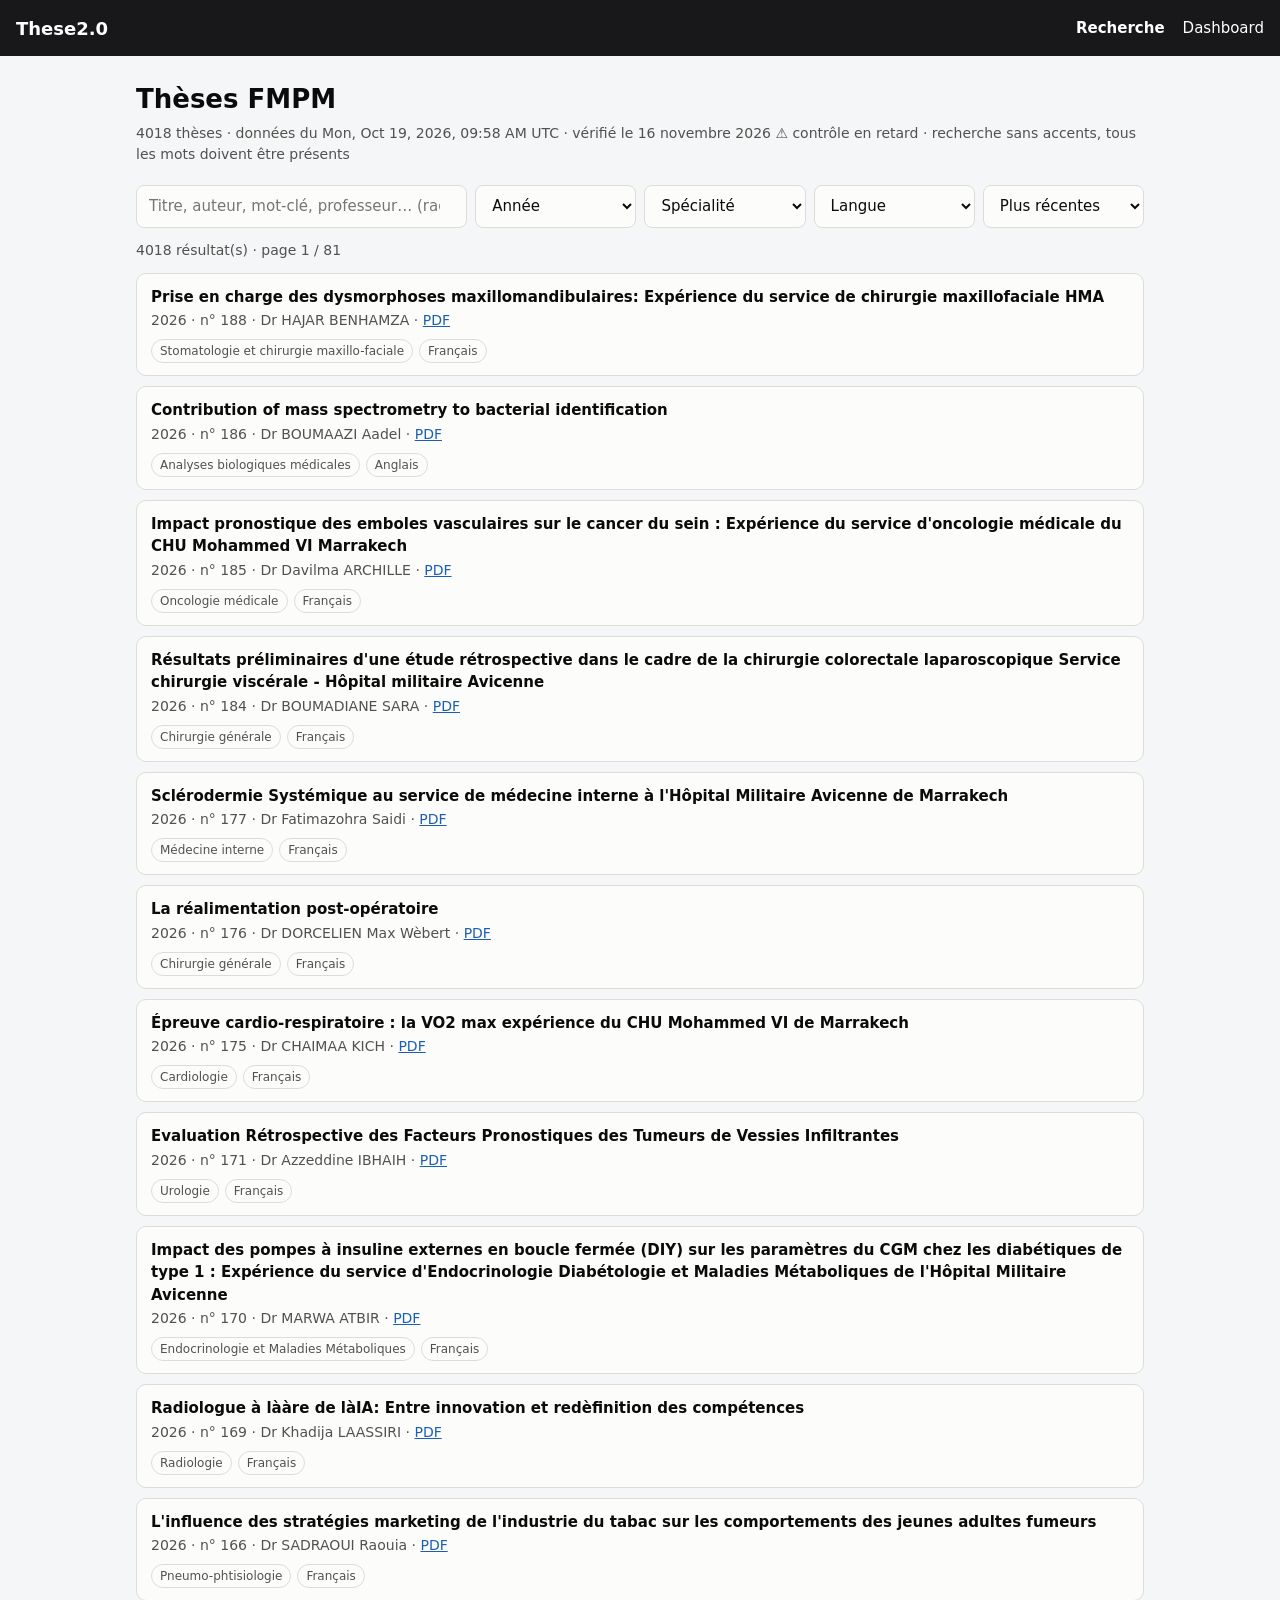
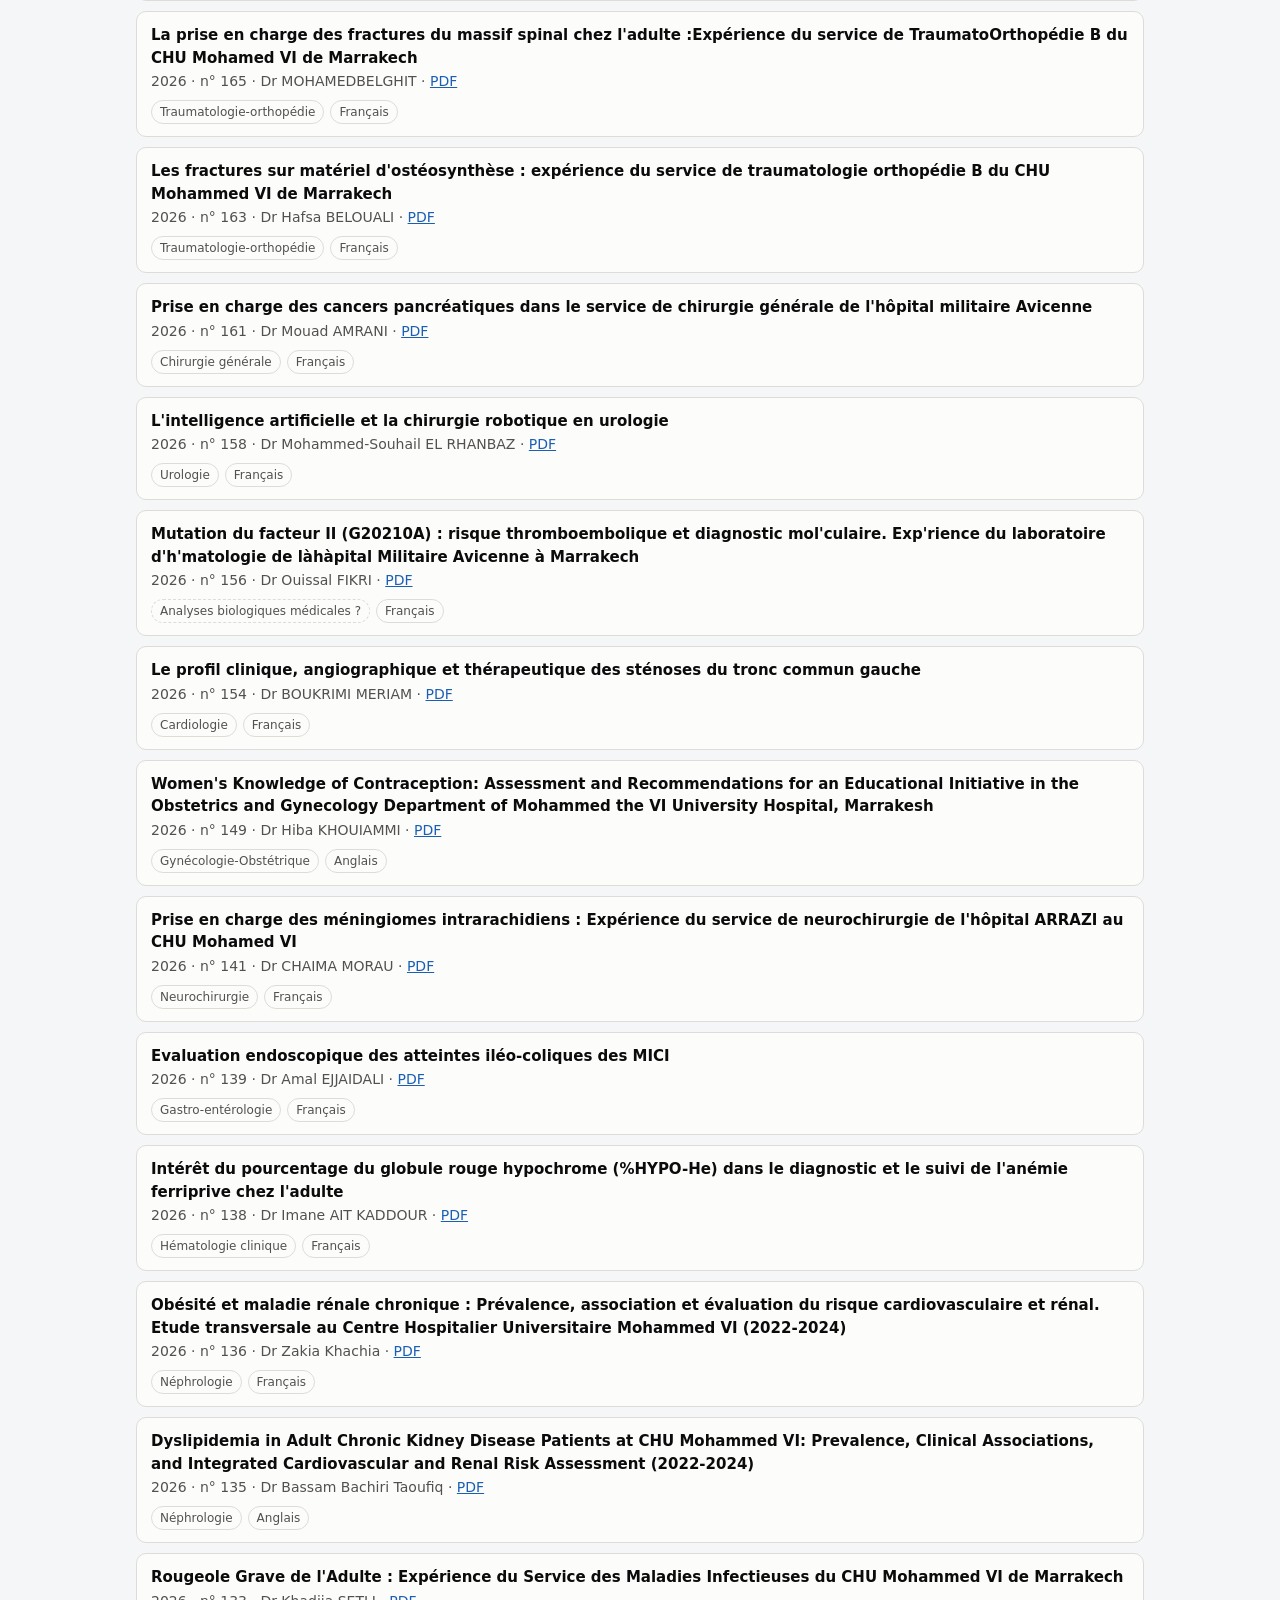
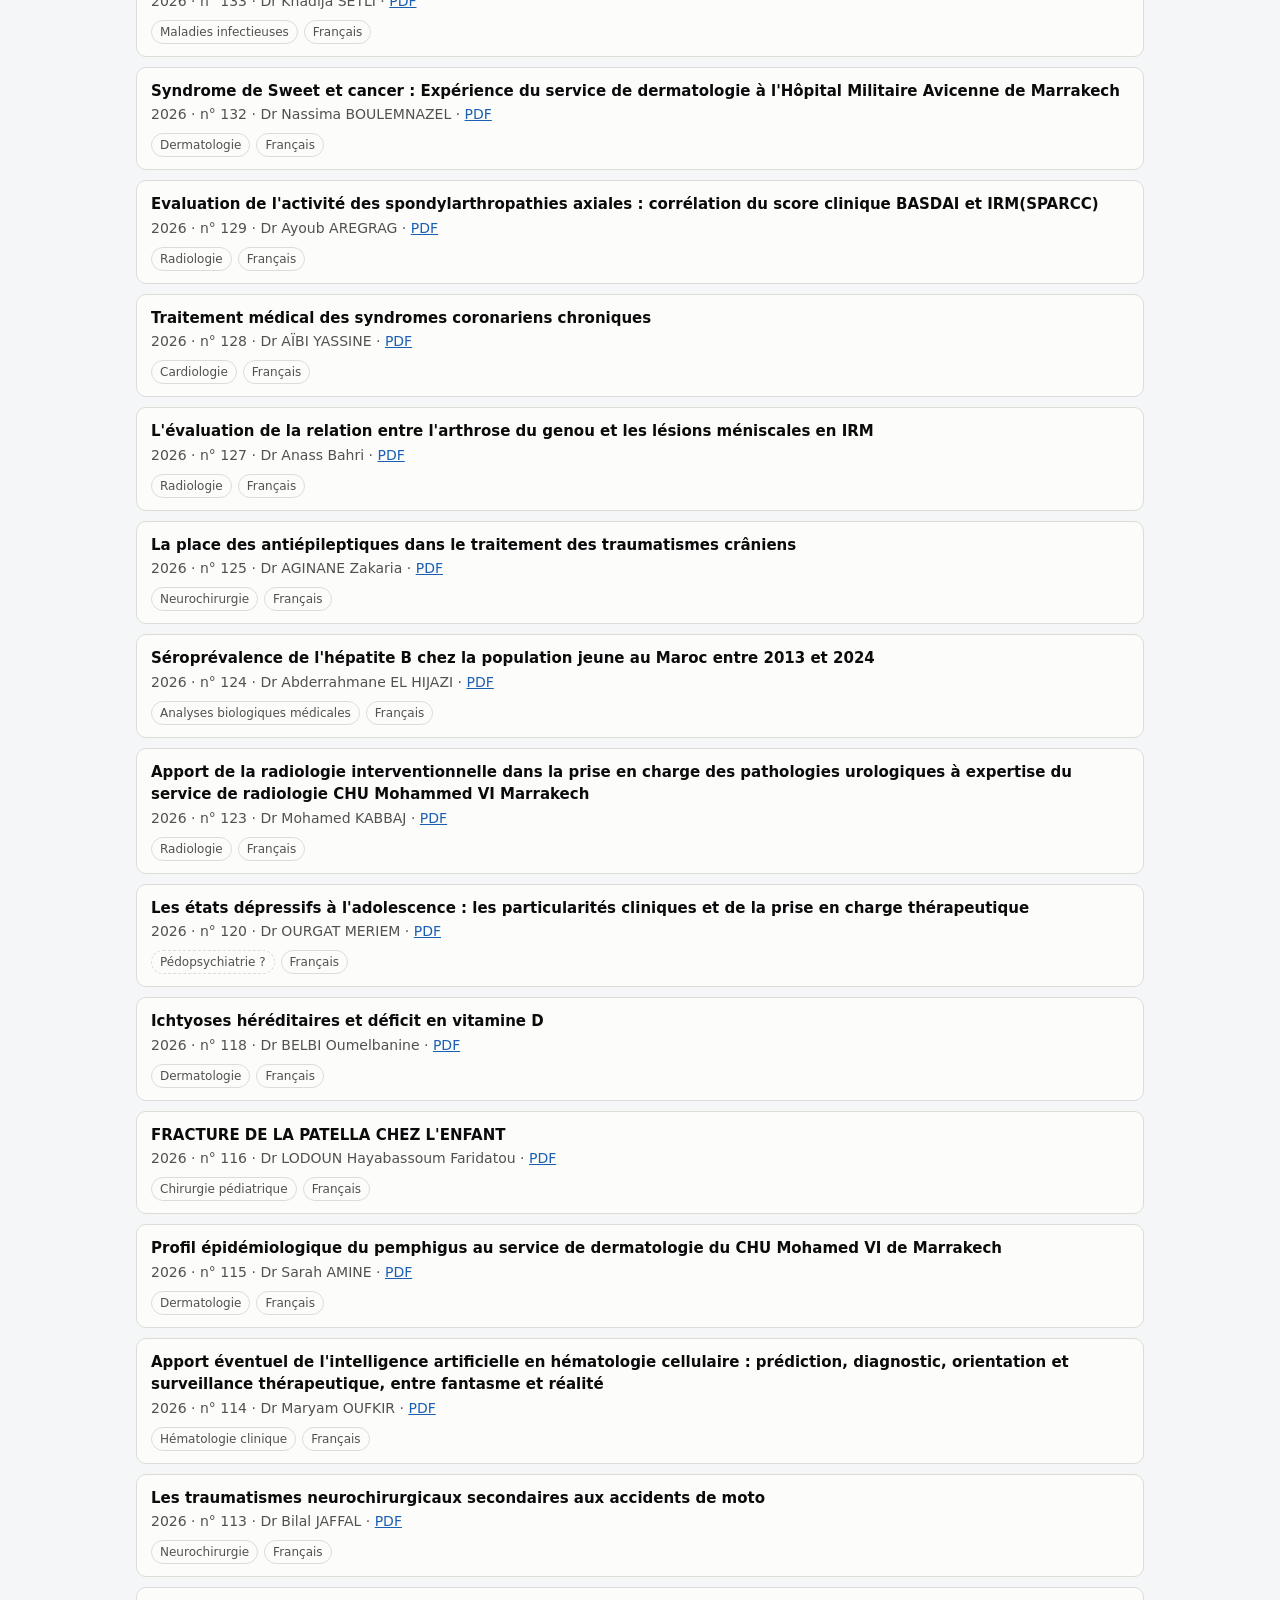
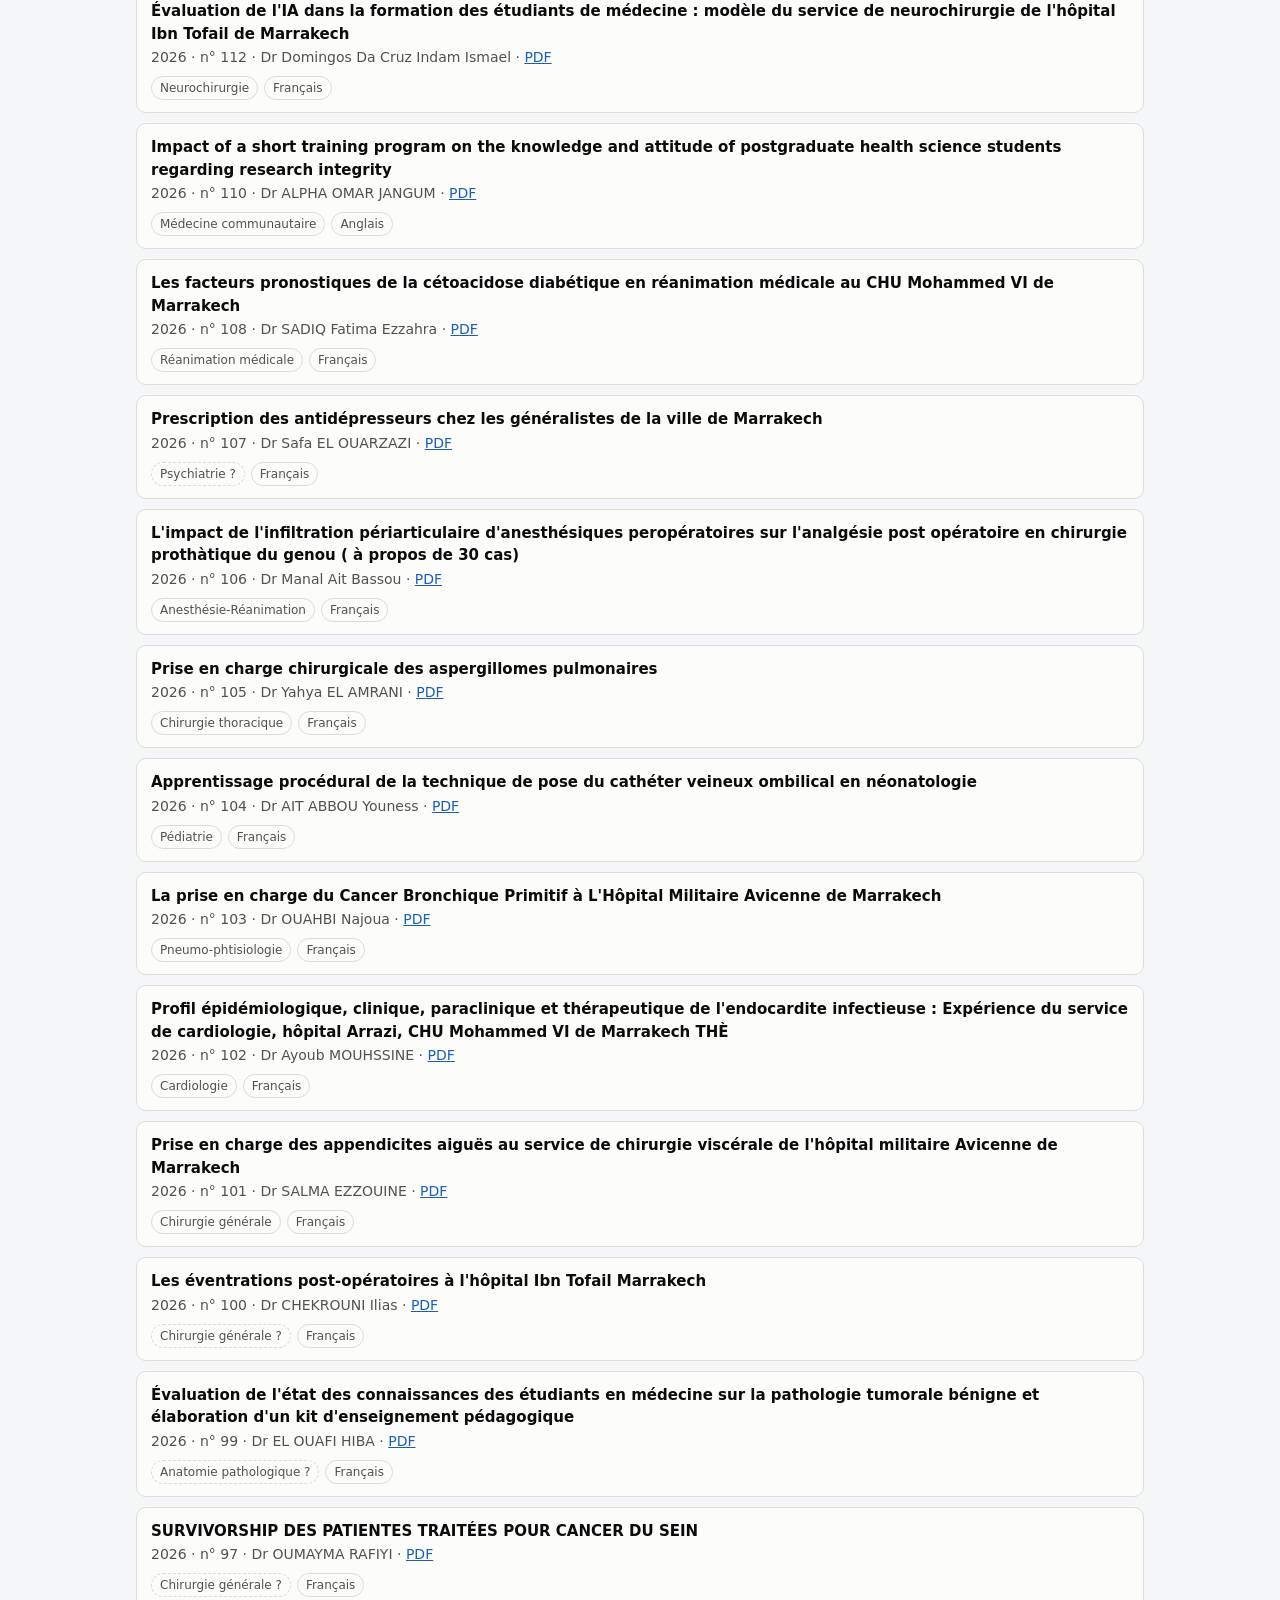
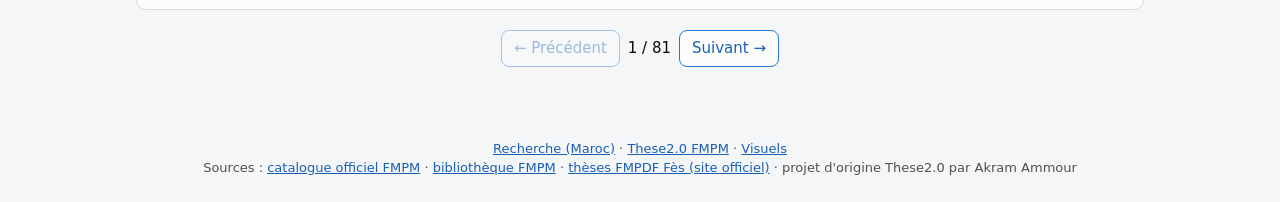
<file: these2/index.html>
<!doctype html>
<html lang="fr">
<head>
  <meta charset="utf-8">
  <meta name="viewport" content="width=device-width, initial-scale=1">
  <title>These2.0 FMPM</title>
  <meta name="description" content="Rechercher les thèses de la Faculté de Médecine et de Pharmacie de Marrakech (FMPM), vérifiées chaque jour sur le site officiel.">
  <link rel="icon" href="assets/icon.png">
  <link rel="stylesheet" href="assets/style.css">
</head>
<body>
  <nav class="nav">
    <a class="brand" href="./">These2.0</a>
    <div class="links">
      <a href="./" aria-current="page">Recherche</a>
      <a href="dashboard.html">Dashboard</a>
    </div>
  </nav>
  <main>
    <h1>Thèses FMPM</h1>
    <p class="sub" id="sub">Chargement des données…</p>

    <div class="controls">
      <input id="q" type="search" placeholder="Titre, auteur, mot-clé, professeur… (raccourci : /)" autocomplete="off" aria-label="Recherche">
      <select id="year" aria-label="Année"><option value="">Année</option></select>
      <select id="spec" aria-label="Spécialité"><option value="">Spécialité</option></select>
      <select id="lang" aria-label="Langue">
        <option value="">Langue</option>
        <option value="fre">Français</option>
        <option value="eng">Anglais</option>
      </select>
      <select id="sort" aria-label="Tri">
        <option value="newest">Plus récentes</option>
        <option value="oldest">Plus anciennes</option>
        <option value="titleAsc">Titre A→Z</option>
        <option value="authorAsc">Auteur A→Z</option>
      </select>
    </div>

    <p class="meta" id="meta" aria-live="polite"></p>
    <ol class="results" id="results"></ol>
    <div class="pager" id="pager"></div>
  </main>
  <footer>
    <nav class="site-links"><a href="https://achma-learning.github.io/theses-maroc/">Recherche (Maroc)</a> · <a href="https://achma-learning.github.io/theses-maroc/these2/">These2.0 FMPM</a> · <a href="https://achma-learning.github.io/theses-maroc/visuals/">Visuels</a></nav>
    Sources : <a href="https://wd.fmpm.uca.ma/biblio/theses/Accueil.html">catalogue officiel FMPM</a> ·
    <a href="https://lib.fmpm.uca.ma/lib/opac_css/">bibliothèque FMPM</a> ·
    <a href="https://cdim.fmp-usmba.ac.ma/stats/dashboard_theses.php">thèses FMPDF Fès (site officiel)</a> ·
    projet d'origine These2.0 par Akram Ammour
  </footer>
  <script src="assets/app.js"></script>
</body>
</html>
</file>
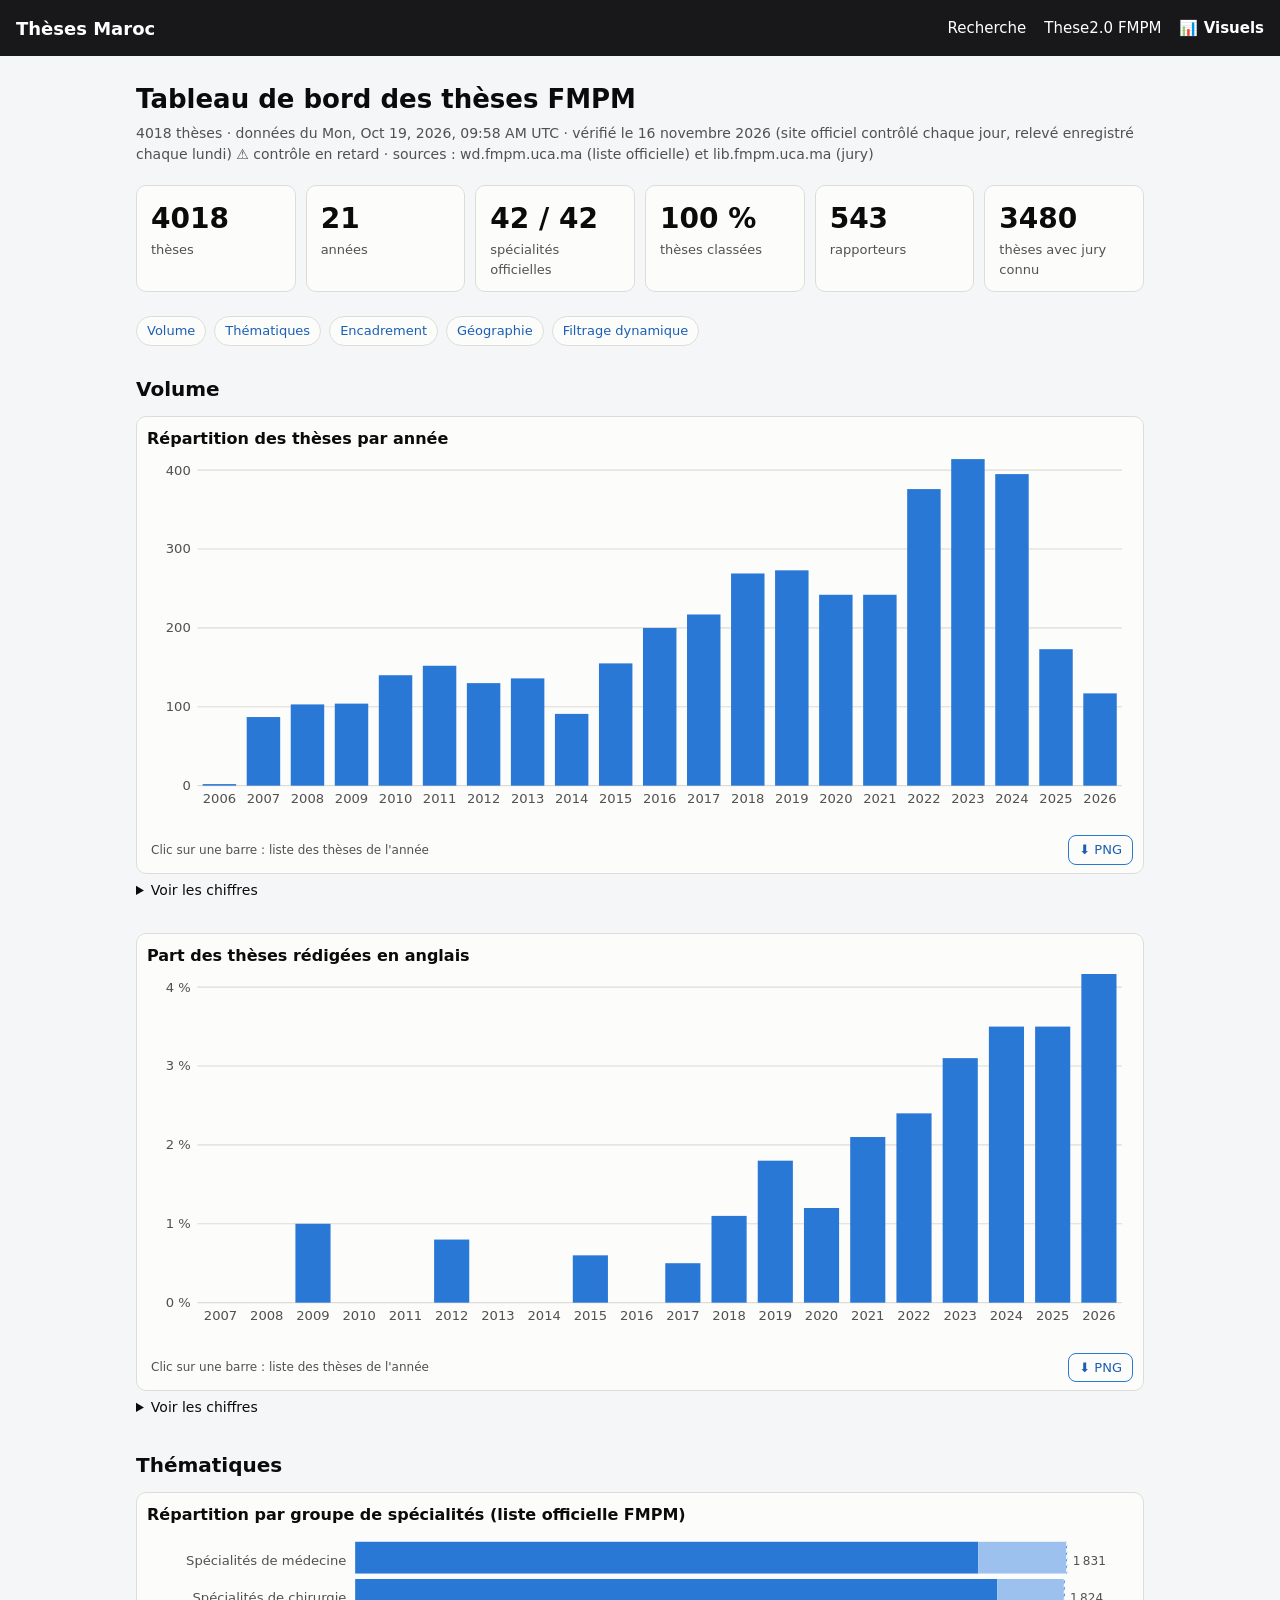
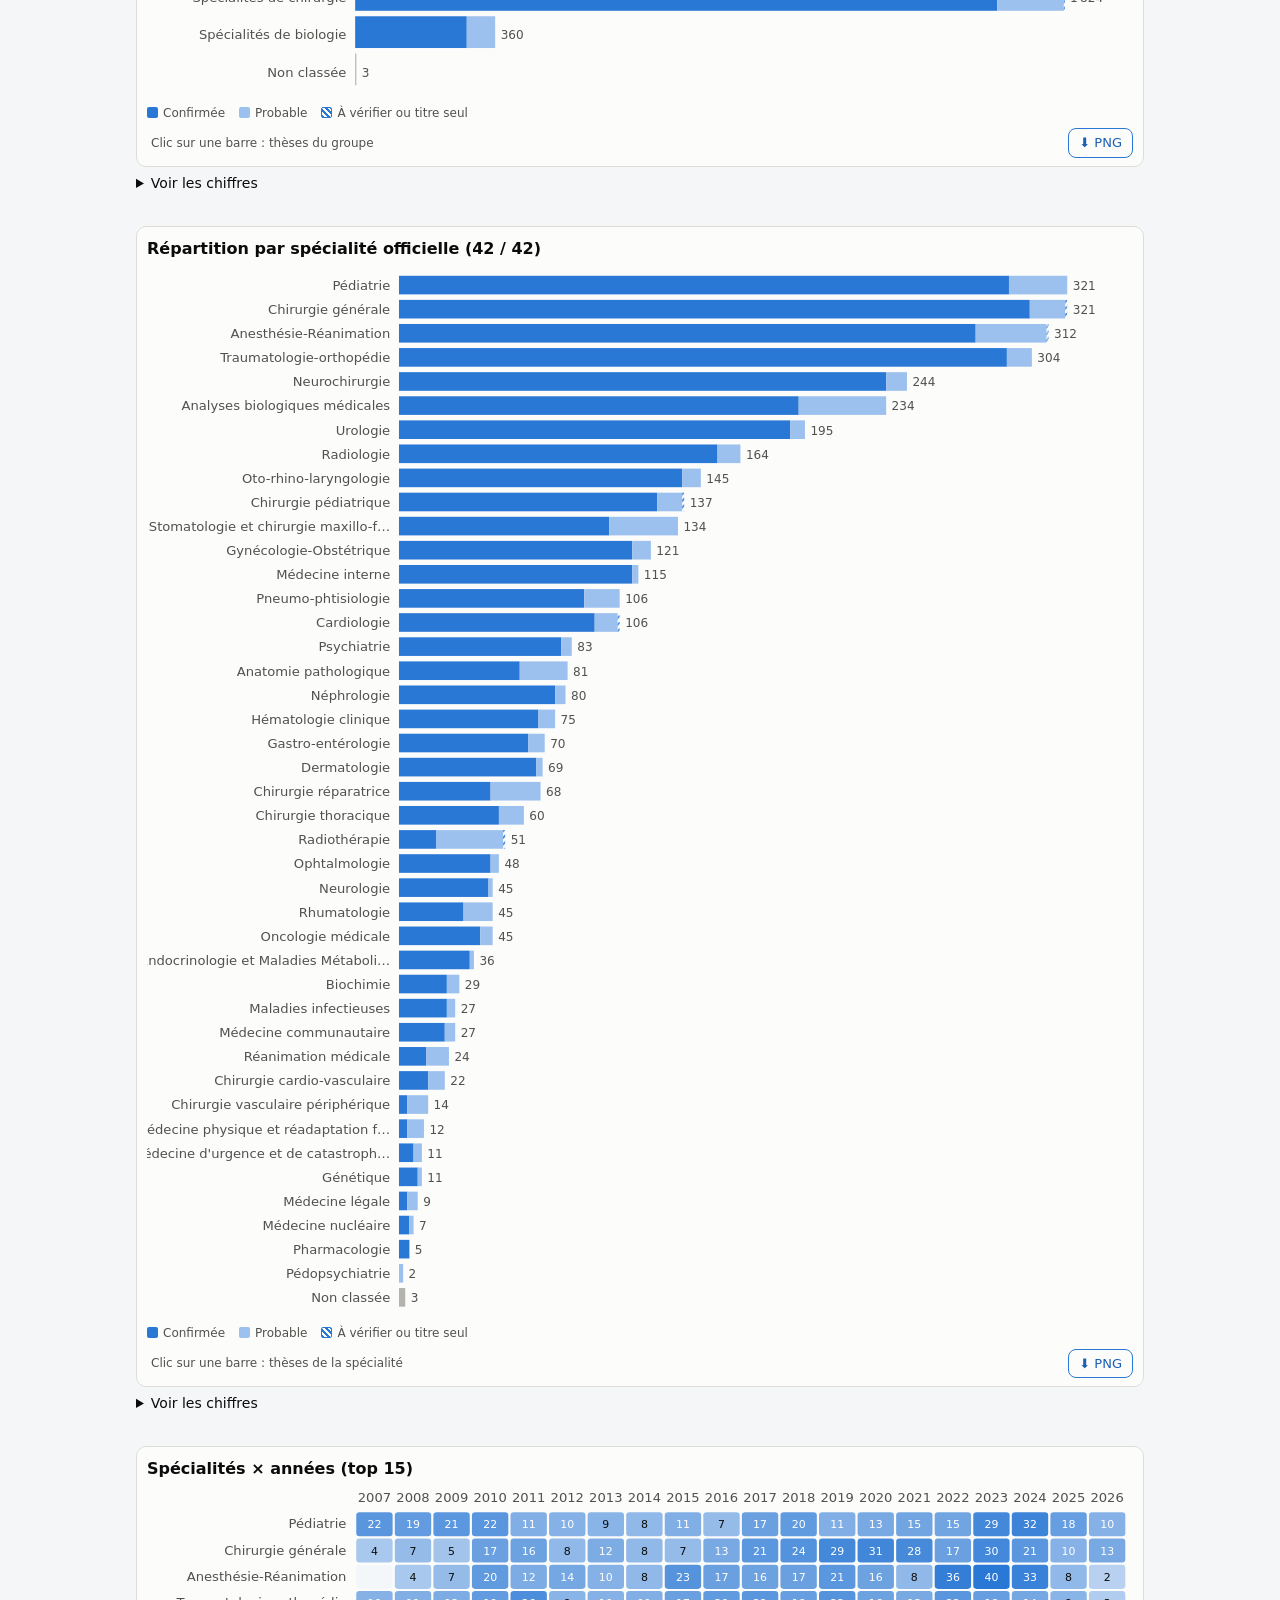
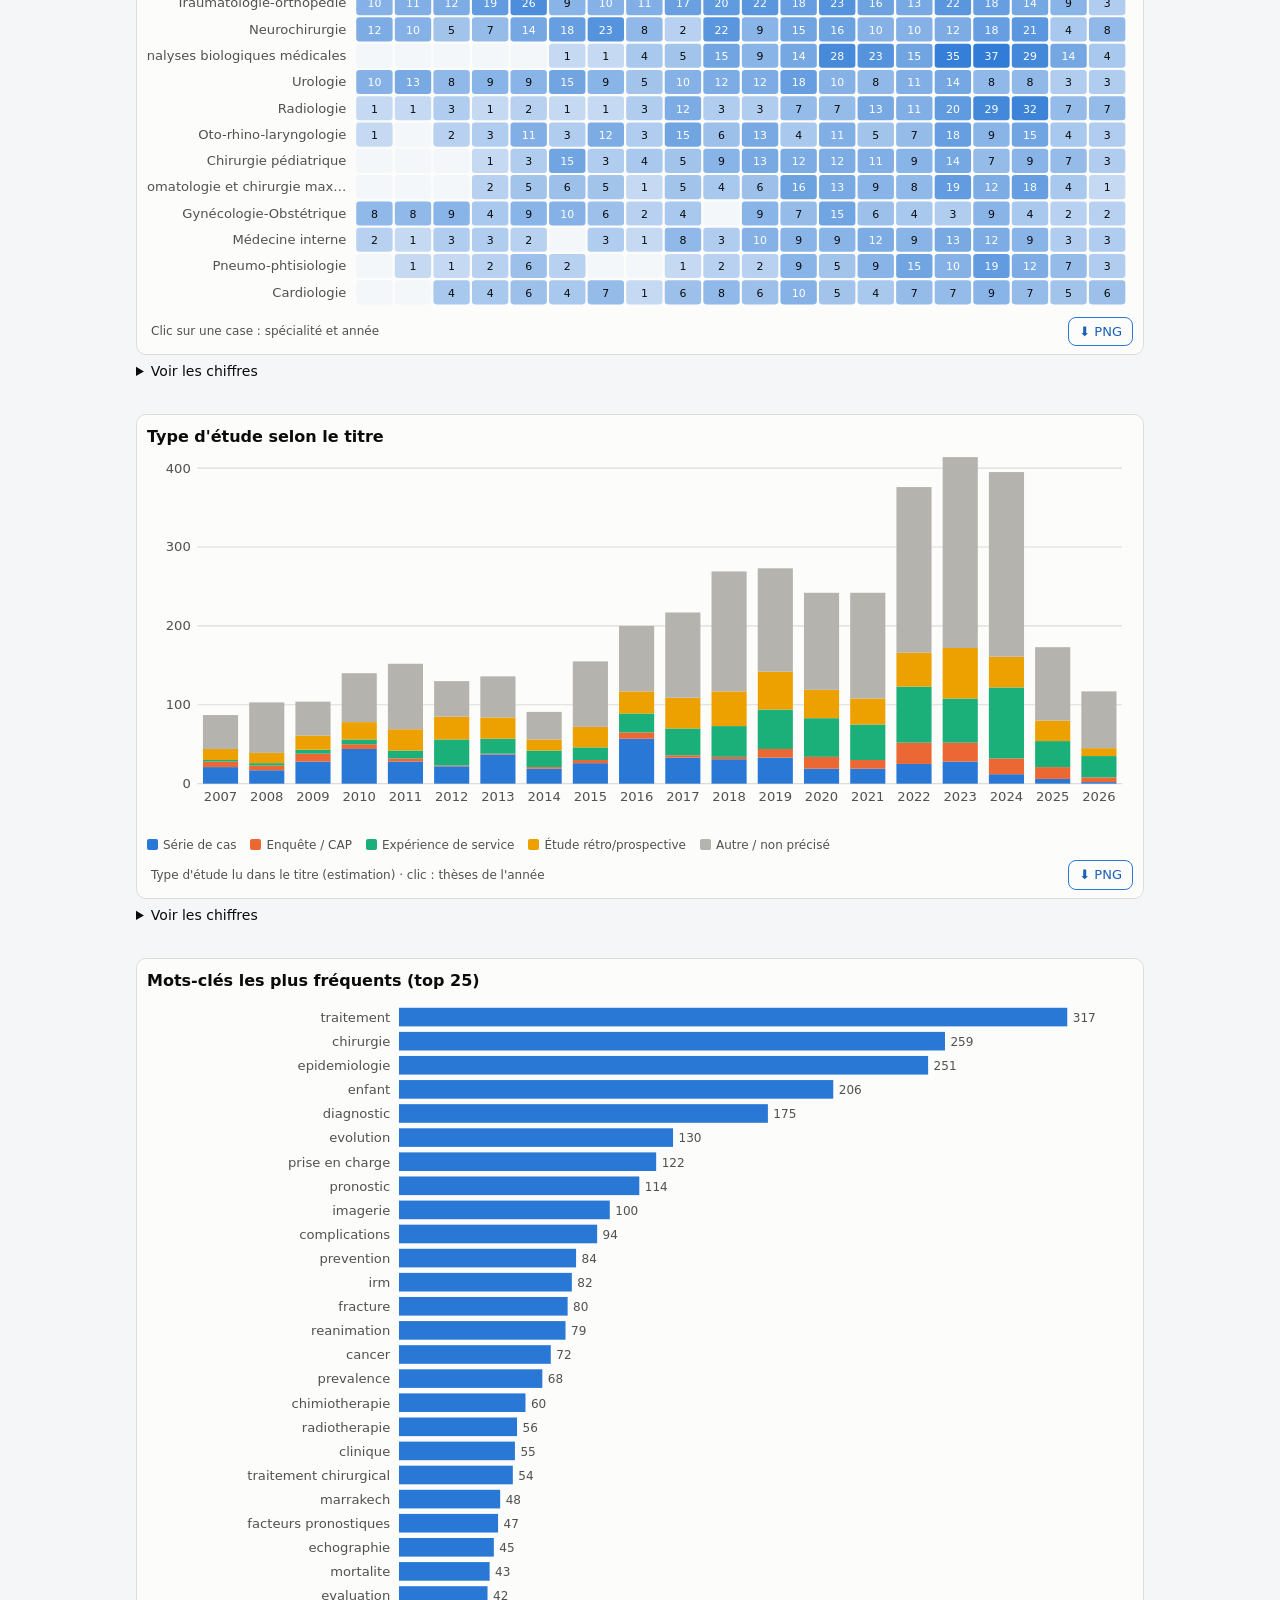
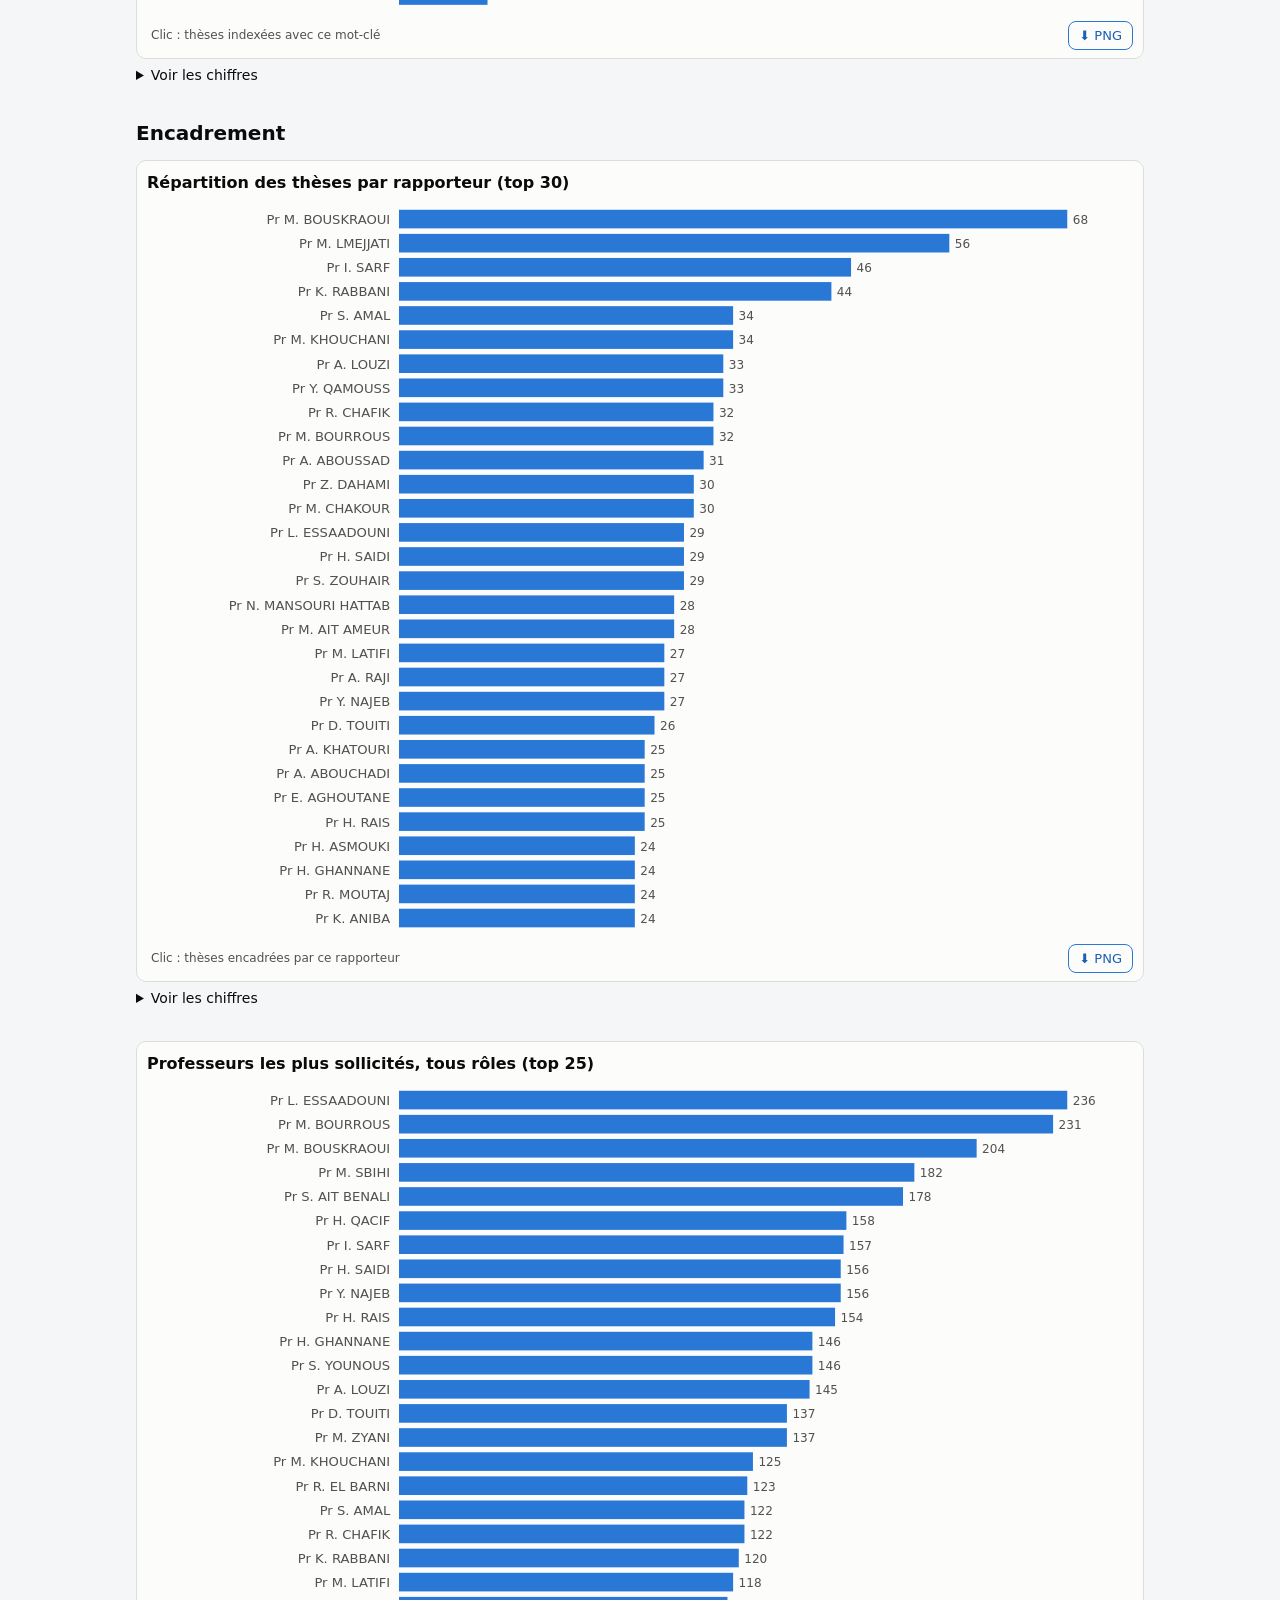
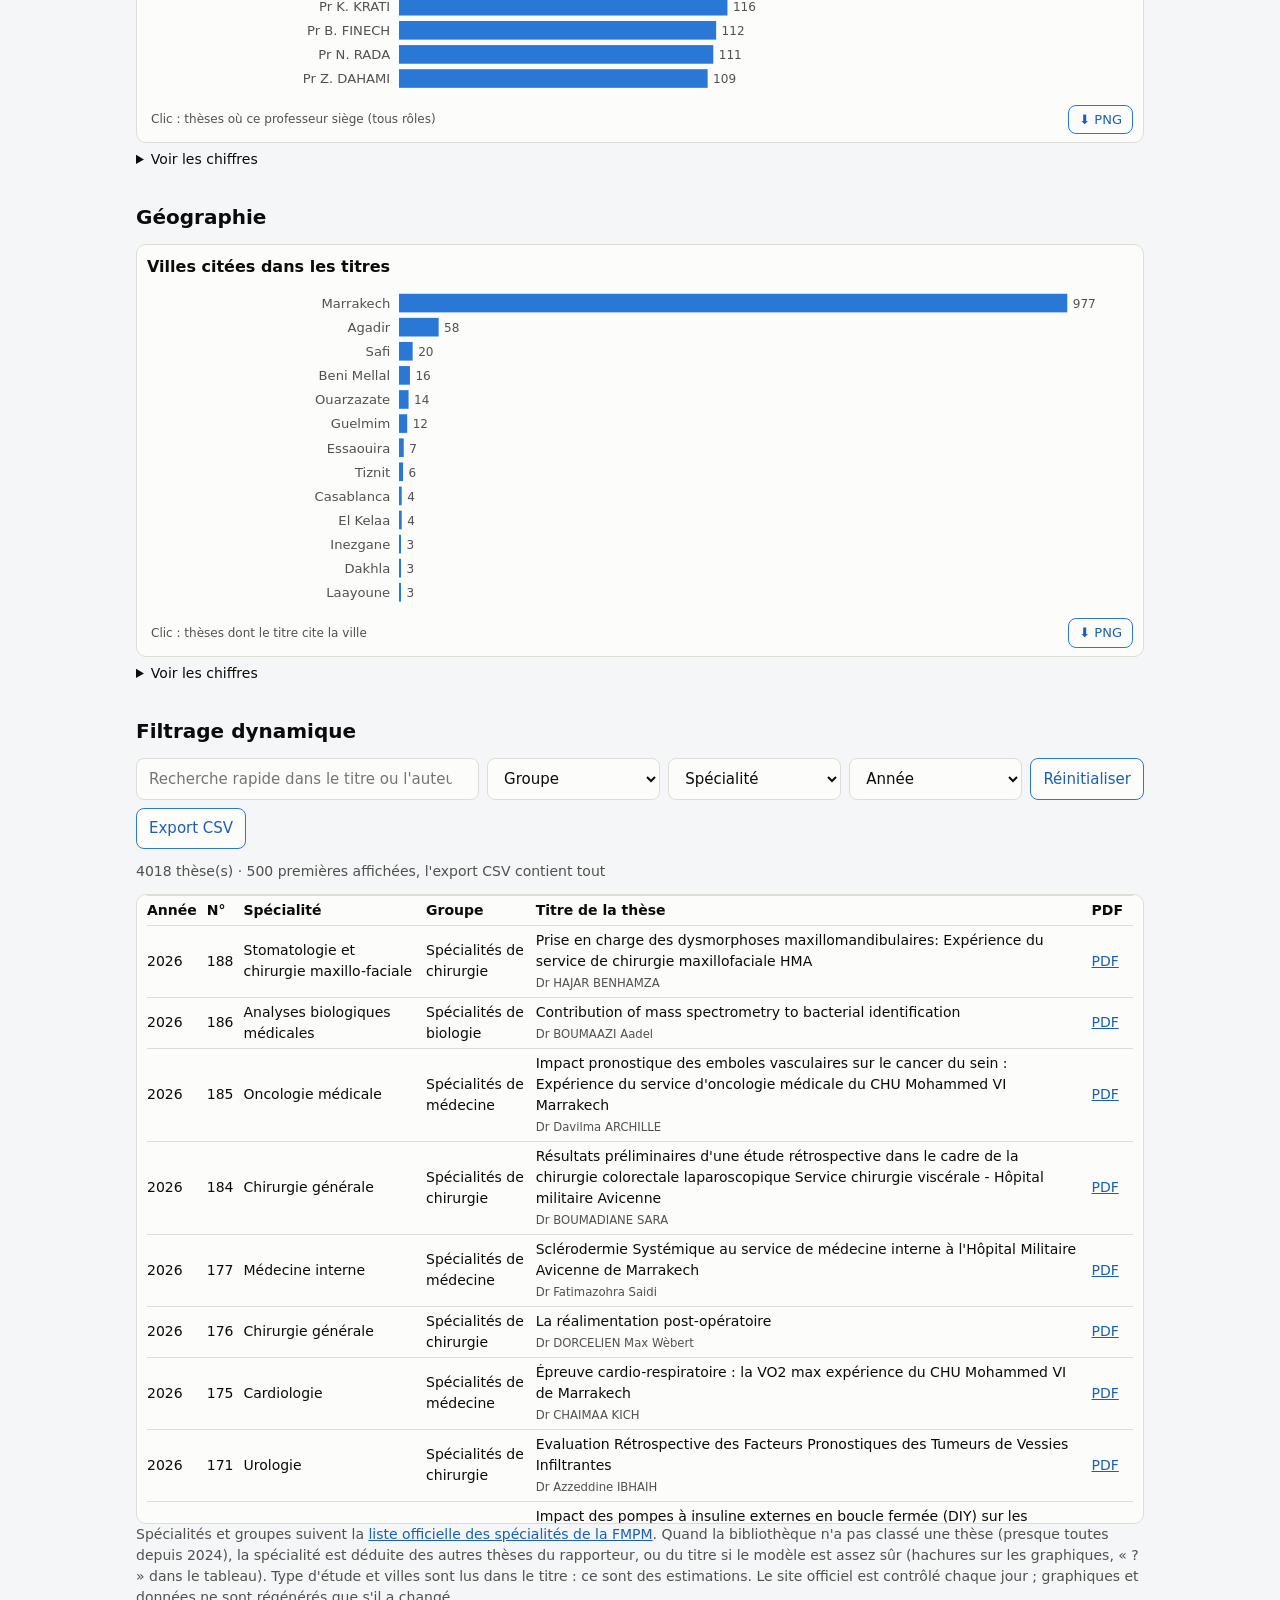
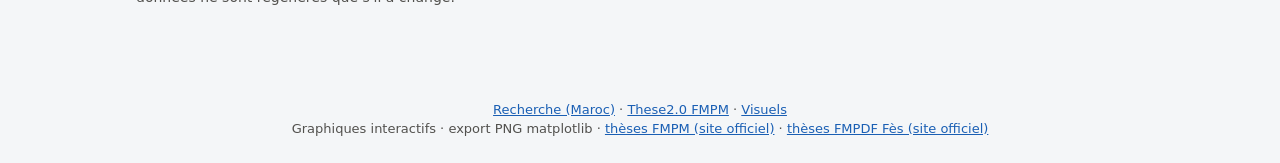
<file: visuals/index.html>
<!doctype html>
<html lang="fr">
<head>
  <meta charset="utf-8">
  <meta name="viewport" content="width=device-width, initial-scale=1">
  <title>Visuels des thèses</title>
  <meta name="description" content="Tableau de bord des thèses FMPM : années, spécialités officielles, rapporteurs, types d'étude, villes (graphiques interactifs, vérifiés chaque jour).">
  <link rel="icon" href="../these2/assets/icon.png">
  <link rel="stylesheet" href="../these2/assets/style.css">
</head>
<body data-base="../these2/">
  <nav class="nav">
    <a class="brand" href="../">Thèses Maroc</a>
    <div class="links">
      <a href="../">Recherche</a>
      <a href="../these2/">These2.0 FMPM</a>
      <a href="./" aria-current="page">📊 Visuels</a>
    </div>
  </nav>
  <main>
    <h1>Tableau de bord des thèses FMPM</h1>
    <p class="sub" id="sub">Chargement…</p>
    <div class="kpis" id="kpis"></div>
    <nav class="toc" id="toc" aria-label="Sections"></nav>
    <div id="charts"></div>

    <section class="explorer" id="explorer">
      <h2>Filtrage dynamique</h2>
      <div class="controls">
        <input id="fq" type="search" placeholder="Recherche rapide dans le titre ou l'auteur" aria-label="Recherche rapide">
        <select id="fgroup" aria-label="Groupe"><option value="">Groupe</option></select>
        <select id="fspec" aria-label="Spécialité"><option value="">Spécialité</option></select>
        <select id="fyear" aria-label="Année"><option value="">Année</option></select>
        <button id="reset" class="btn" type="button">Réinitialiser</button>
        <button id="csv" class="btn" type="button">Export CSV</button>
      </div>
      <p class="active-filter" id="factive"></p>
      <p class="meta" id="fmeta" aria-live="polite"></p>
      <div class="scroll tall">
        <table>
          <thead><tr><th>Année</th><th>N°</th><th>Spécialité</th><th>Groupe</th><th>Titre de la thèse</th><th>PDF</th></tr></thead>
          <tbody id="frows"></tbody>
        </table>
      </div>
    </section>

    <p class="sub">
      Spécialités et groupes suivent la <a href="https://github.com/achma-learning/theses-maroc/blob/main/archive/specialites/liste-specialites-fmpm-2024.pdf">liste officielle des spécialités de la FMPM</a>.
      Quand la bibliothèque n'a pas classé une thèse (presque toutes depuis 2024), la spécialité est
      déduite des autres thèses du rapporteur, ou du titre si le modèle est assez sûr (hachures sur
      les graphiques, « ? » dans le tableau). Type d'étude et villes sont lus dans le titre : ce sont
      des estimations. Le site officiel est contrôlé chaque jour ; graphiques et données ne sont
      régénérés que s'il a changé.
    </p>
  </main>
  <footer>
    <nav class="site-links"><a href="https://achma-learning.github.io/theses-maroc/">Recherche (Maroc)</a> · <a href="https://achma-learning.github.io/theses-maroc/these2/">These2.0 FMPM</a> · <a href="https://achma-learning.github.io/theses-maroc/visuals/">Visuels</a></nav>
    Graphiques interactifs · export PNG matplotlib ·
    <a href="https://wd.fmpm.uca.ma/biblio/theses/Accueil.html">thèses FMPM (site officiel)</a> ·
    <a href="https://cdim.fmp-usmba.ac.ma/stats/dashboard_theses.php">thèses FMPDF Fès (site officiel)</a>
  </footer>
  <script src="../these2/assets/charts.js"></script>
  <script src="../these2/assets/dashboard.js"></script>
</body>
</html>
</file>
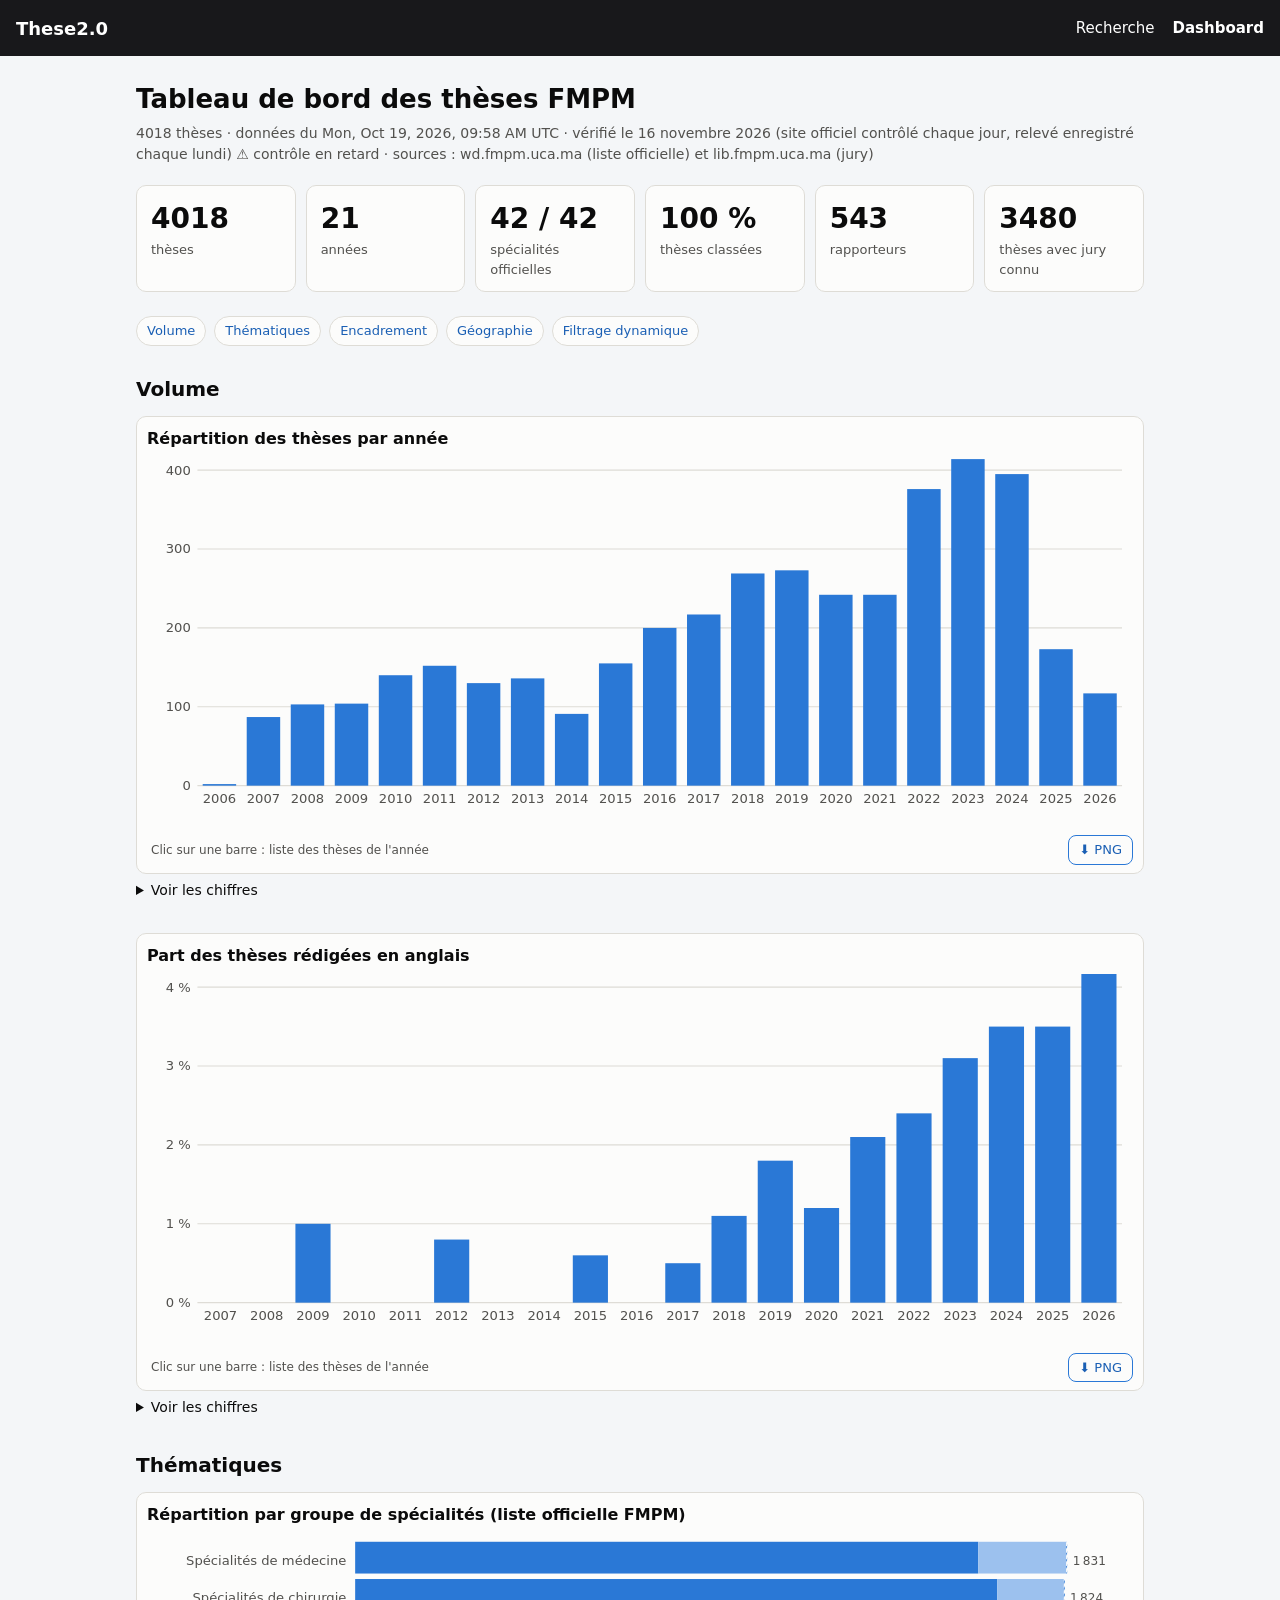
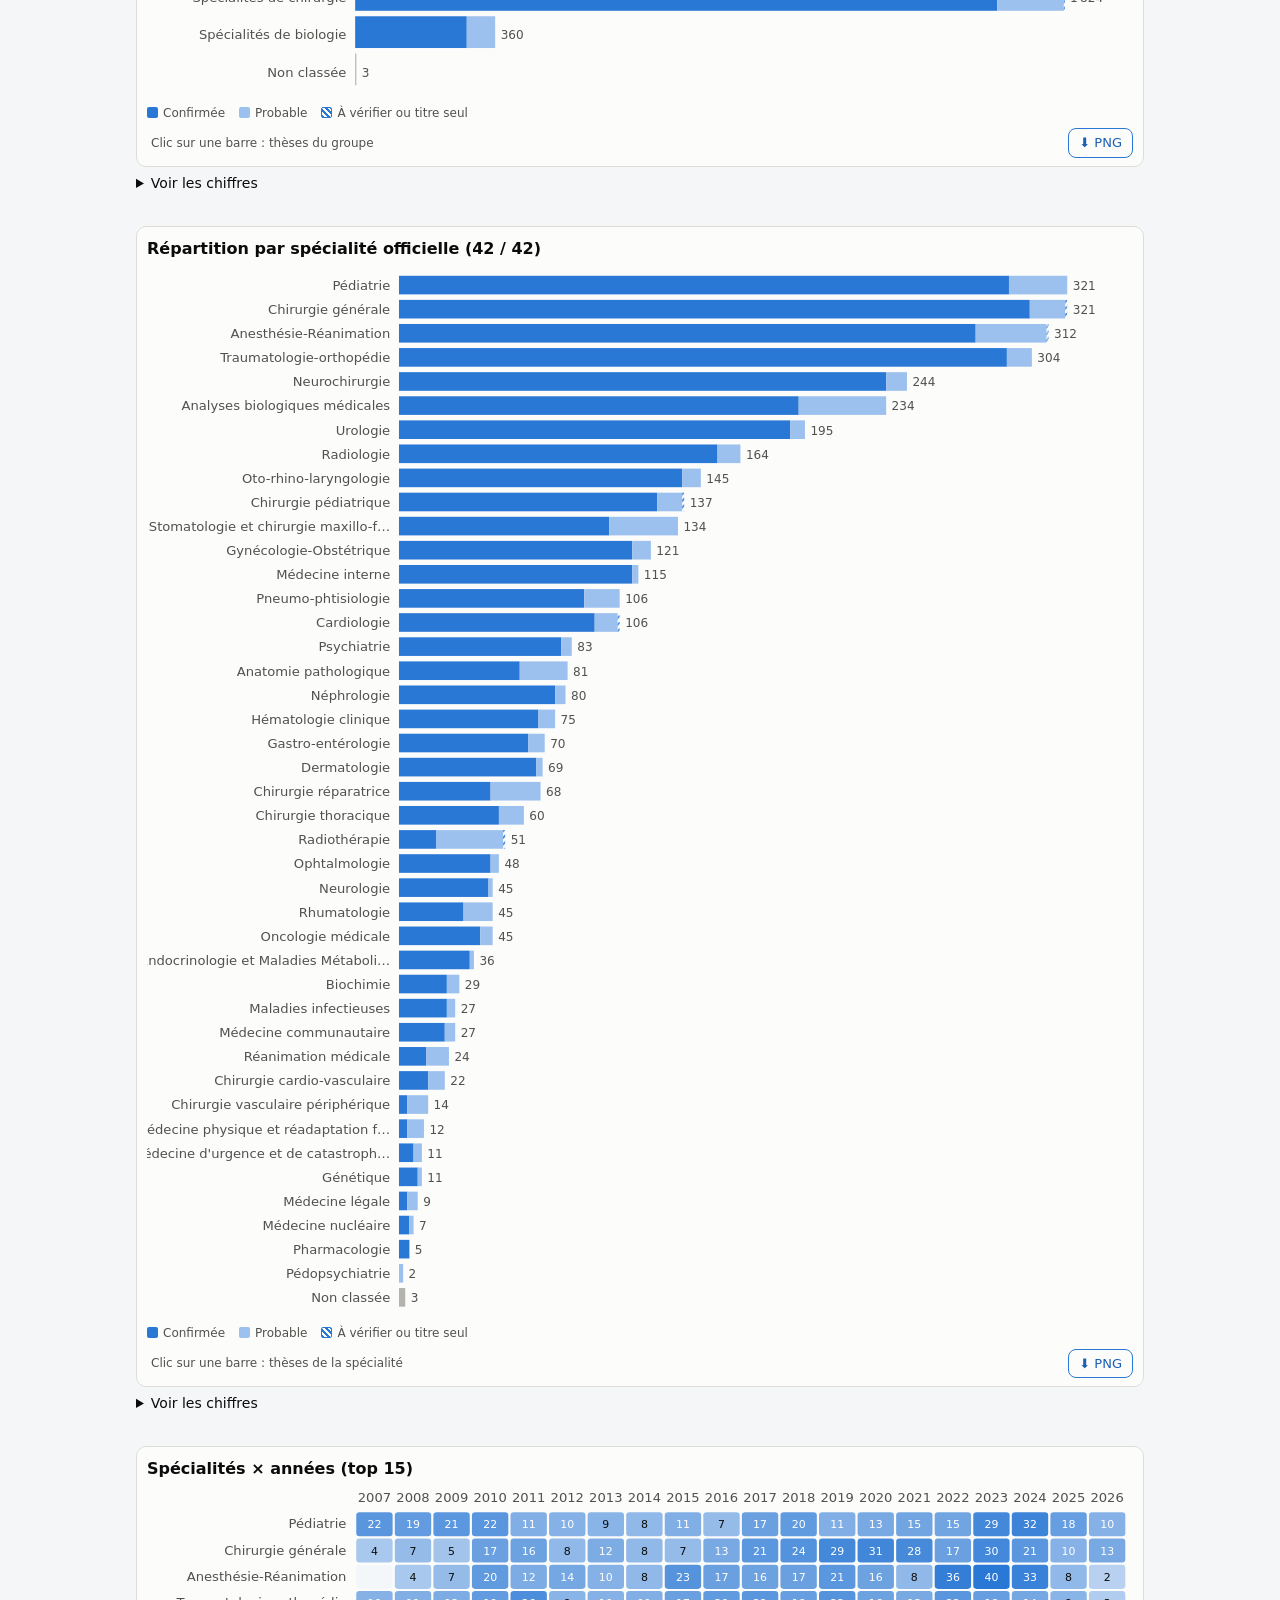
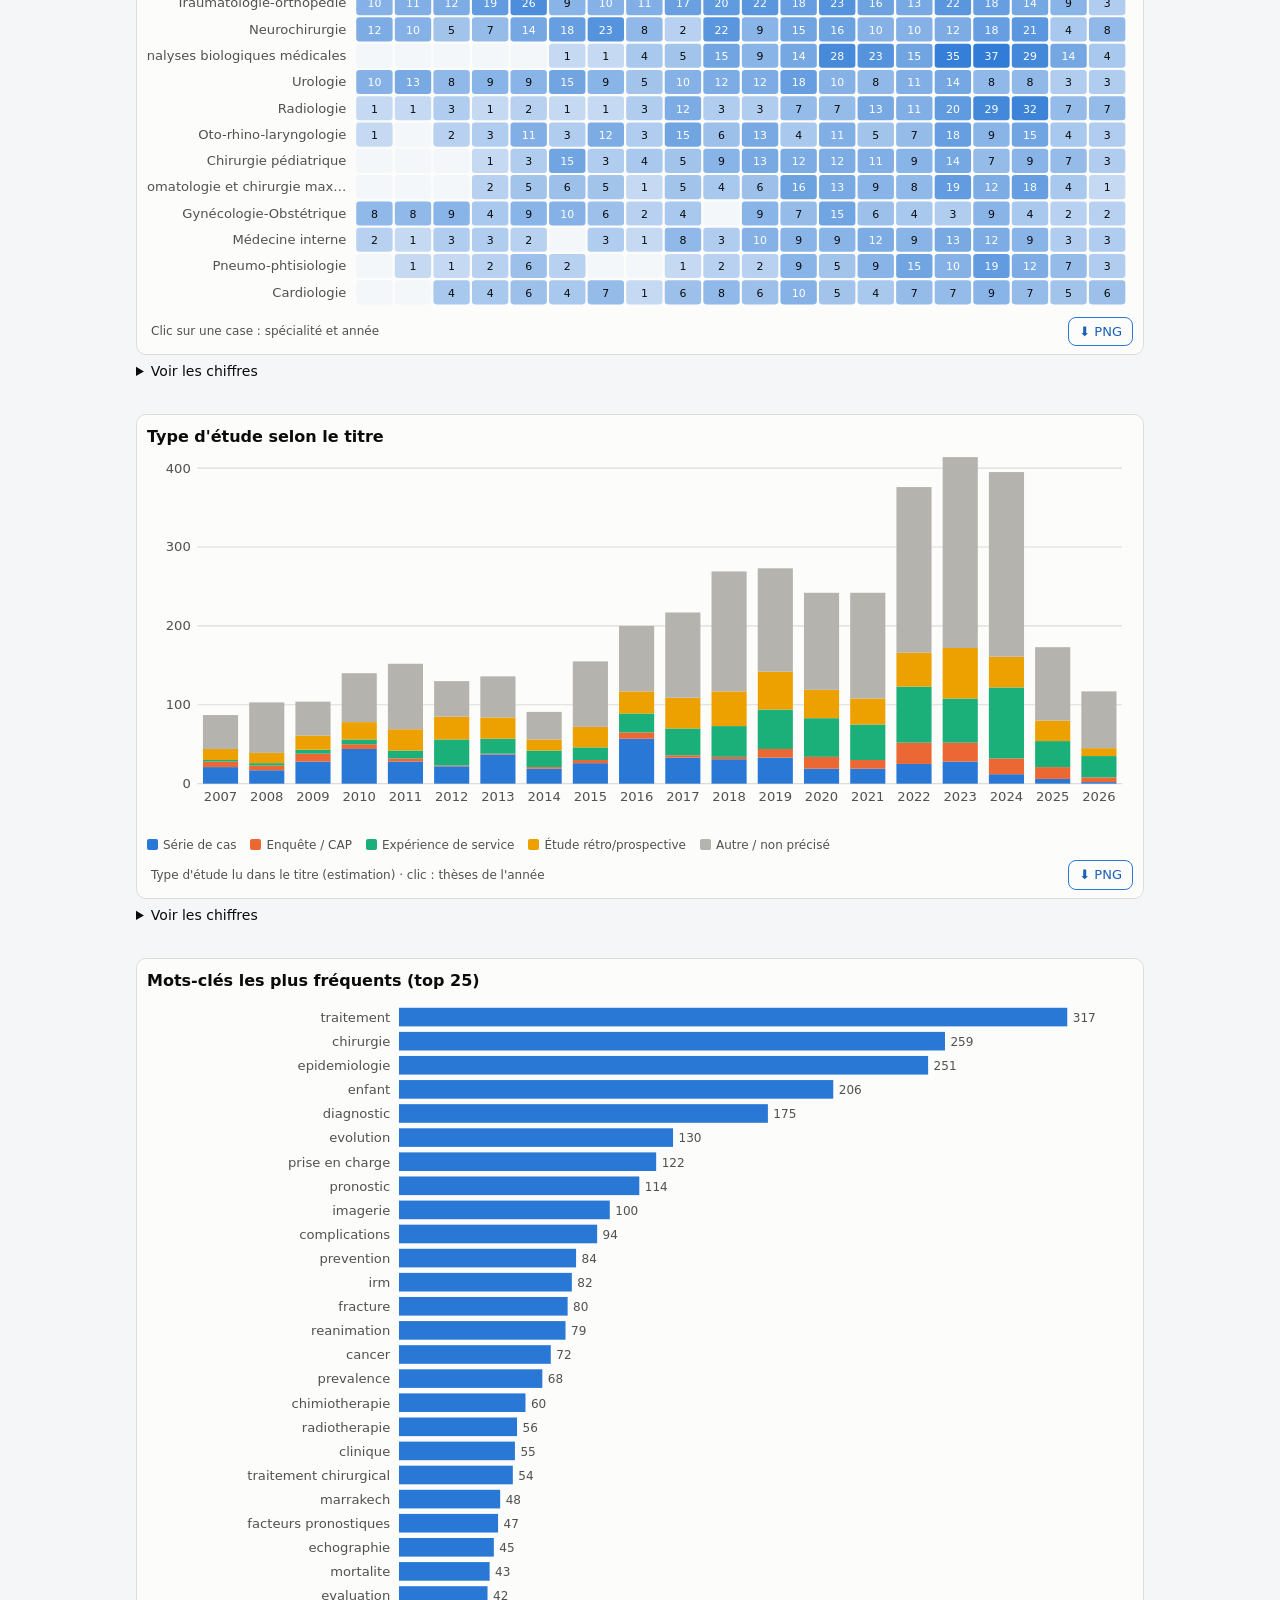
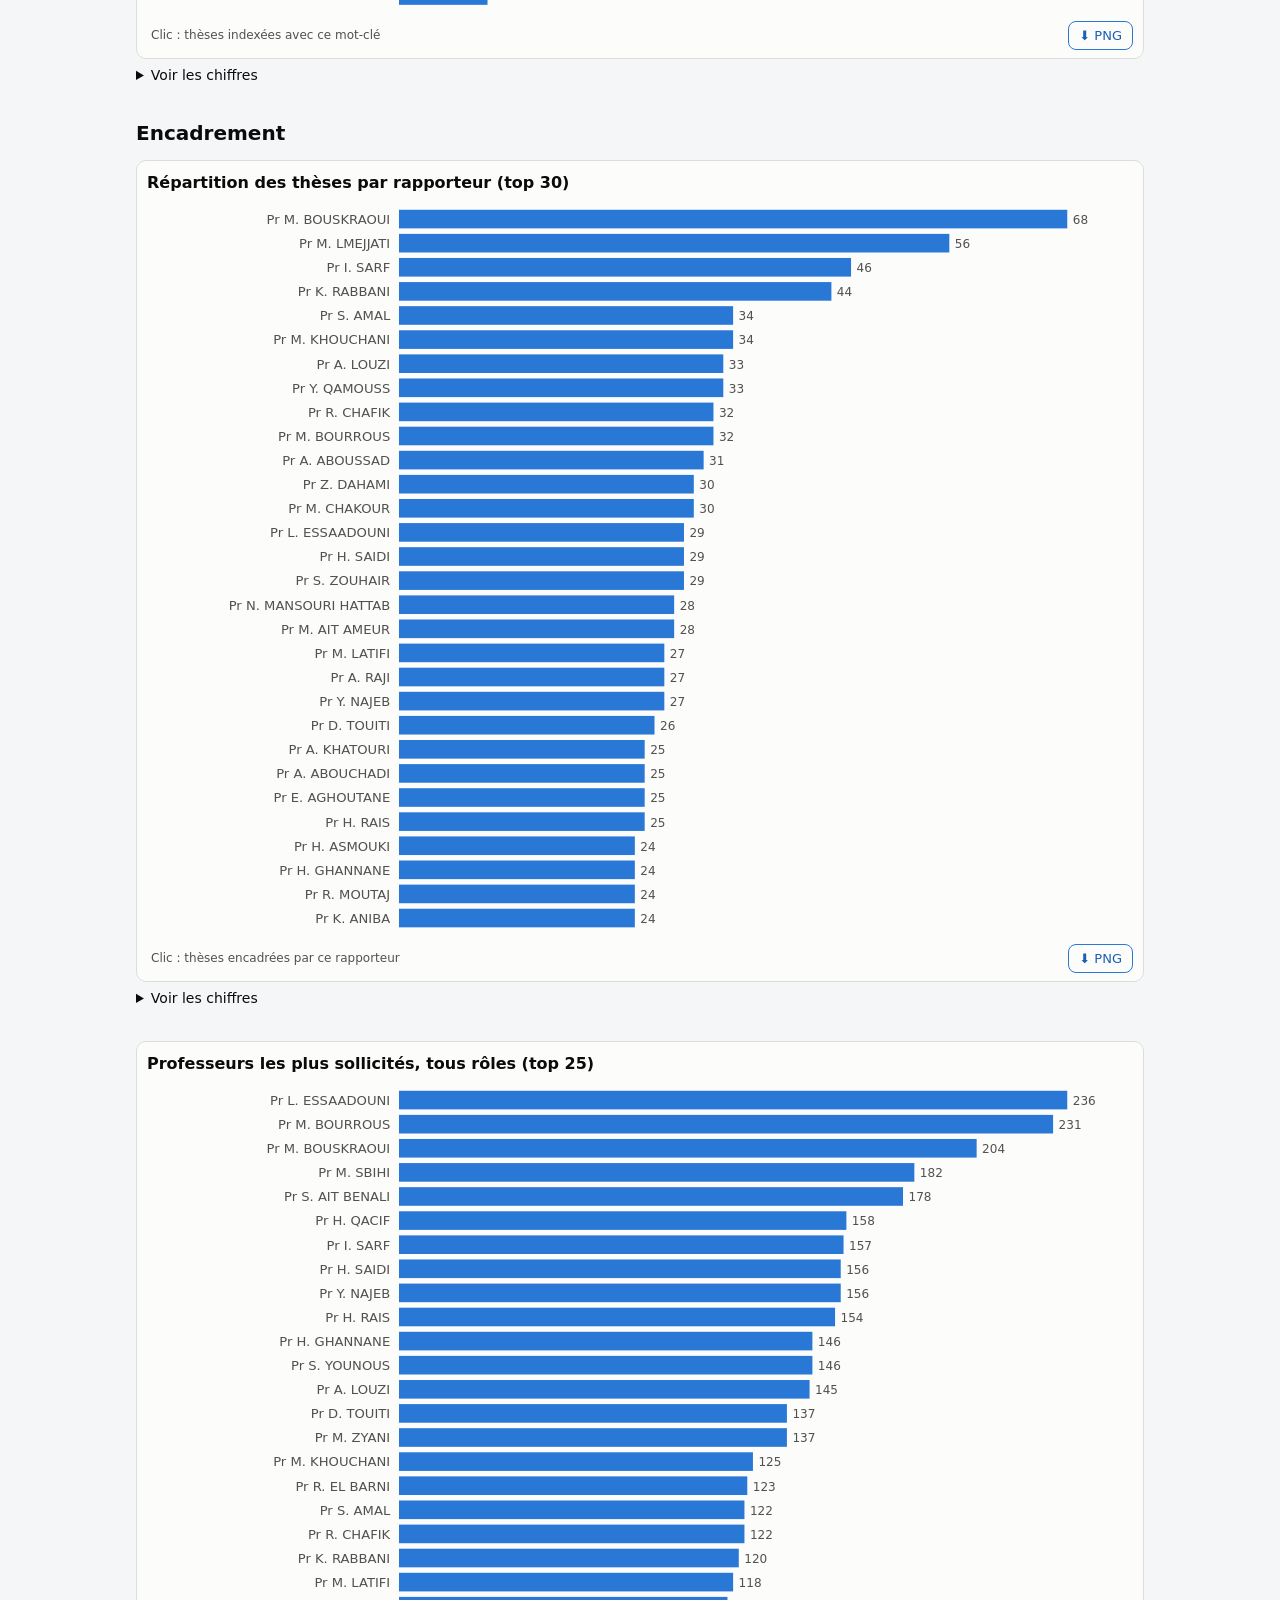
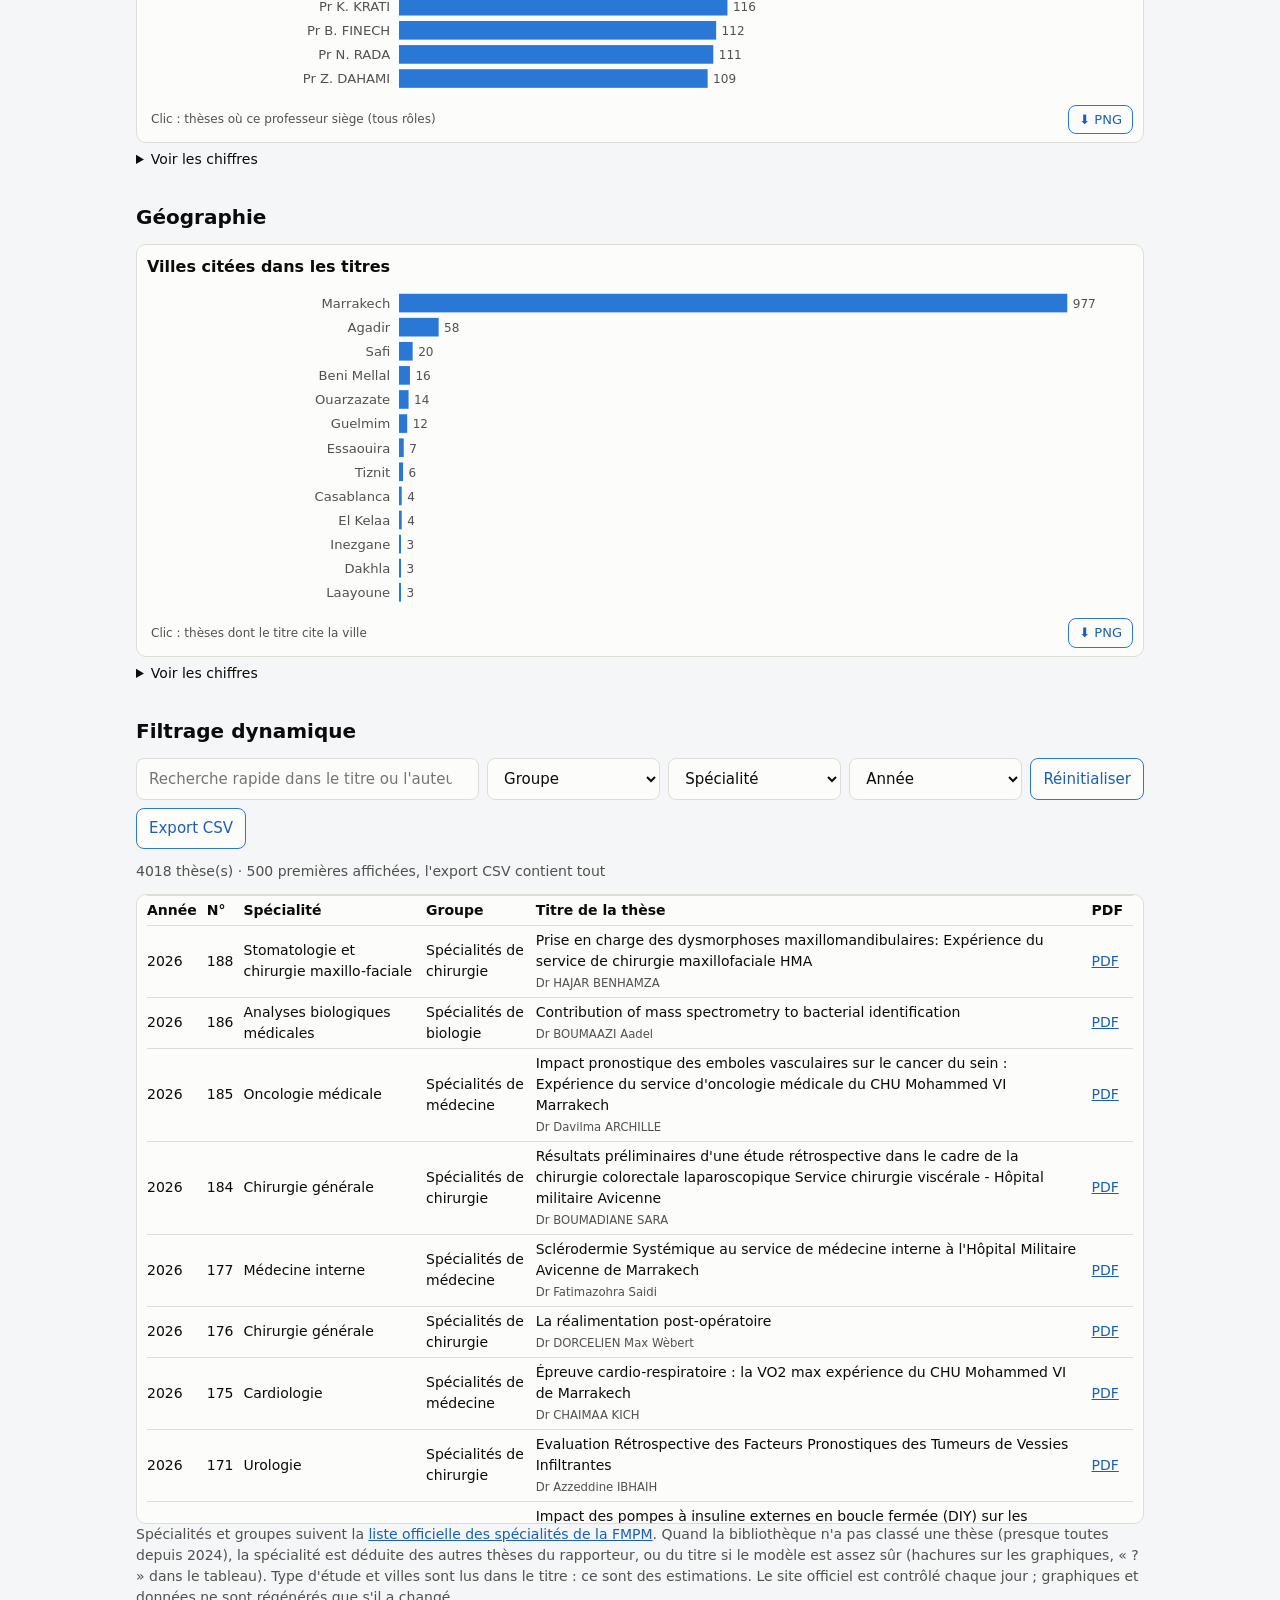
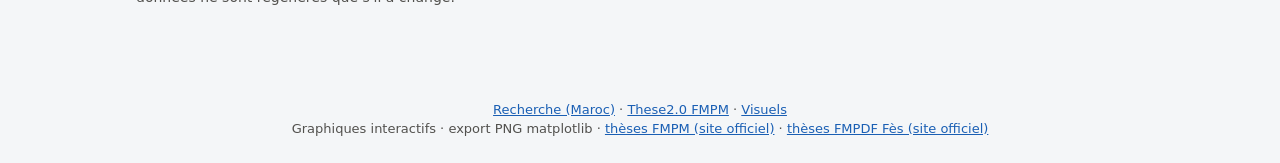
<file: these2/dashboard.html>
<!doctype html>
<html lang="fr">
<head>
  <meta charset="utf-8">
  <meta name="viewport" content="width=device-width, initial-scale=1">
  <title>These2.0 Dashboard</title>
  <meta name="description" content="Tableau de bord des thèses FMPM : années, spécialités officielles, rapporteurs, types d'étude, villes (graphiques interactifs, vérifiés chaque jour).">
  <link rel="icon" href="assets/icon.png">
  <link rel="stylesheet" href="assets/style.css">
</head>
<body>
  <nav class="nav">
    <a class="brand" href="./">These2.0</a>
    <div class="links">
      <a href="./">Recherche</a>
      <a href="dashboard.html" aria-current="page">Dashboard</a>
    </div>
  </nav>
  <main>
    <h1>Tableau de bord des thèses FMPM</h1>
    <p class="sub" id="sub">Chargement…</p>
    <div class="kpis" id="kpis"></div>
    <nav class="toc" id="toc" aria-label="Sections"></nav>
    <div id="charts"></div>

    <section class="explorer" id="explorer">
      <h2>Filtrage dynamique</h2>
      <div class="controls">
        <input id="fq" type="search" placeholder="Recherche rapide dans le titre ou l'auteur" aria-label="Recherche rapide">
        <select id="fgroup" aria-label="Groupe"><option value="">Groupe</option></select>
        <select id="fspec" aria-label="Spécialité"><option value="">Spécialité</option></select>
        <select id="fyear" aria-label="Année"><option value="">Année</option></select>
        <button id="reset" class="btn" type="button">Réinitialiser</button>
        <button id="csv" class="btn" type="button">Export CSV</button>
      </div>
      <p class="active-filter" id="factive"></p>
      <p class="meta" id="fmeta" aria-live="polite"></p>
      <div class="scroll tall">
        <table>
          <thead><tr><th>Année</th><th>N°</th><th>Spécialité</th><th>Groupe</th><th>Titre de la thèse</th><th>PDF</th></tr></thead>
          <tbody id="frows"></tbody>
        </table>
      </div>
    </section>

    <p class="sub">
      Spécialités et groupes suivent la <a href="https://github.com/achma-learning/theses-maroc/blob/main/archive/specialites/liste-specialites-fmpm-2024.pdf">liste officielle des spécialités de la FMPM</a>.
      Quand la bibliothèque n'a pas classé une thèse (presque toutes depuis 2024), la spécialité est
      déduite des autres thèses du rapporteur, ou du titre si le modèle est assez sûr (hachures sur
      les graphiques, « ? » dans le tableau). Type d'étude et villes sont lus dans le titre : ce sont
      des estimations. Le site officiel est contrôlé chaque jour ; graphiques et données ne sont
      régénérés que s'il a changé.
    </p>
  </main>
  <footer>
    <nav class="site-links"><a href="https://achma-learning.github.io/theses-maroc/">Recherche (Maroc)</a> · <a href="https://achma-learning.github.io/theses-maroc/these2/">These2.0 FMPM</a> · <a href="https://achma-learning.github.io/theses-maroc/visuals/">Visuels</a></nav>
    Graphiques interactifs · export PNG matplotlib ·
    <a href="https://wd.fmpm.uca.ma/biblio/theses/Accueil.html">thèses FMPM (site officiel)</a> ·
    <a href="https://cdim.fmp-usmba.ac.ma/stats/dashboard_theses.php">thèses FMPDF Fès (site officiel)</a>
  </footer>
  <script src="assets/charts.js"></script>
  <script src="assets/dashboard.js"></script>
</body>
</html>
</file>
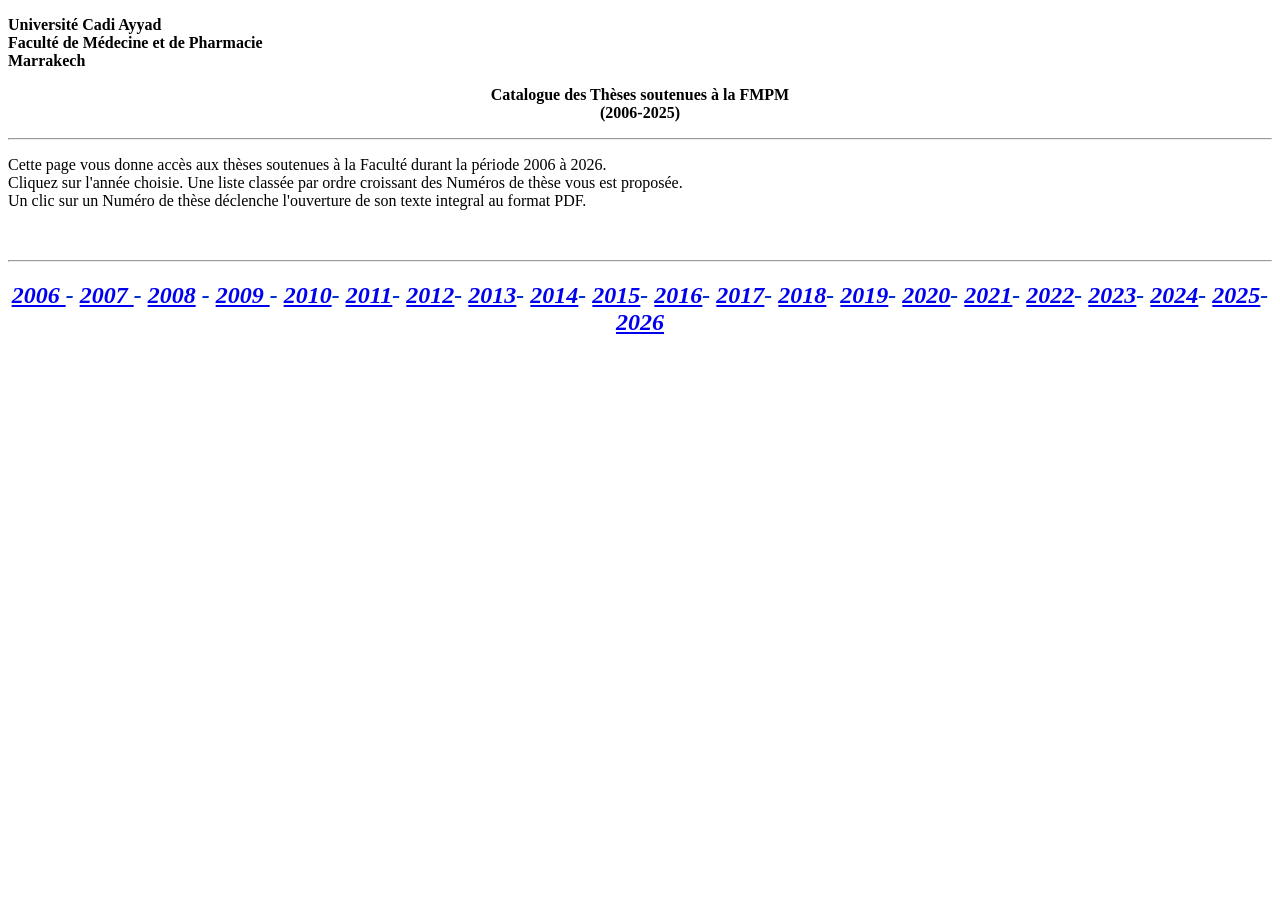
<file: userscripts/tests/fixtures/Accueil.html>
<!DOCTYPE HTML PUBLIC "-//W3C//DTD XHTML 1.0 Transitional//EN" "http://www.w3.org/TR/xhtml1/DTD/xhtml1-transitional.dtd">
<html xmlns="http://www.w3.org/1999/xhtml"><head>


<meta http-equiv="Content-Type" content="text/html; charset=ISO-8859-1">
<title>Document sans nom</title>
</head>
<body>
<p><strong><font face="Times New Roman, Times, serif">Universit� Cadi Ayyad<br>
  Facult� de M�decine et de Pharmacie<br>
  Marrakech</font></strong><br>
</p>
<p align="center"><font face="Times New Roman, Times, serif"><strong>Catalogue des Th&egrave;ses soutenues &agrave; la FMPM<br />
  (2006-2025)</strong></font></p>
<hr>
<p>Cette page vous donne acc&egrave;s aux th&egrave;ses soutenues &agrave; la Facult&eacute; durant la p&eacute;riode 2006 &agrave; 2026.<br />
  Cliquez sur l'ann�e choisie. Une liste class�e par ordre croissant 
des Num�ros de th�se vous est propos&eacute;e.<br />
Un clic sur un Num&eacute;ro de th&egrave;se d&eacute;clenche l'ouverture de son texte integral au format PDF.</p>
<p align="center">&nbsp;</p>
<hr>
<h2 align="center"><font color="#0033CC"><em><a href="./annee-htm/2006.htm"><font face="Times New Roman, Times, serif">2006 </font> </a><font face="Times New Roman, Times, serif">- <a href="./annee-htm/2007.htm">2007 </a> -
 <a href="./annee-htm/2008.htm"> 2008</a> -
 <a href="./annee-htm/2009.htm"> 2009  </a>-
 <a href="./annee-htm/2010.htm"> 2010</a>-
 <a href="./annee-htm/2011.htm"> 2011</a>-
 <a href="./annee-htm/2012.htm"> 2012</a>-
 <a href="./annee-htm/2013.htm"> 2013</a>-
 <a href="./annee-htm/2014.htm"> 2014</a>-
 <a href="./annee-htm/2015.htm"> 2015</a>-
 <a href="./annee-htm/2016.htm"> 2016</a>-
 <a href="./annee-htm/2017.htm"> 2017</a>-
 <a href="./annee-htm/2018.htm"> 2018</a>-
 <a href="./annee-htm/2019.htm"> 2019</a>-
 <a href="./annee-htm/2020.htm"> 2020</a>-
 <a href="./annee-htm/2021.htm"> 2021</a>-
 <a href="./annee-htm/2022.htm"> 2022</a>-
 <a href="./annee-htm/2023.htm"> 2023</a>-
 <a href="./annee-htm/2024.htm"> 2024</a>-
 <a href="./annee-htm/2025.htm"> 2025</a>-
 <a href="./annee-htm/2026.htm"> 2026</a>
</font></em></font></h2>
</body>
</html>
</file>
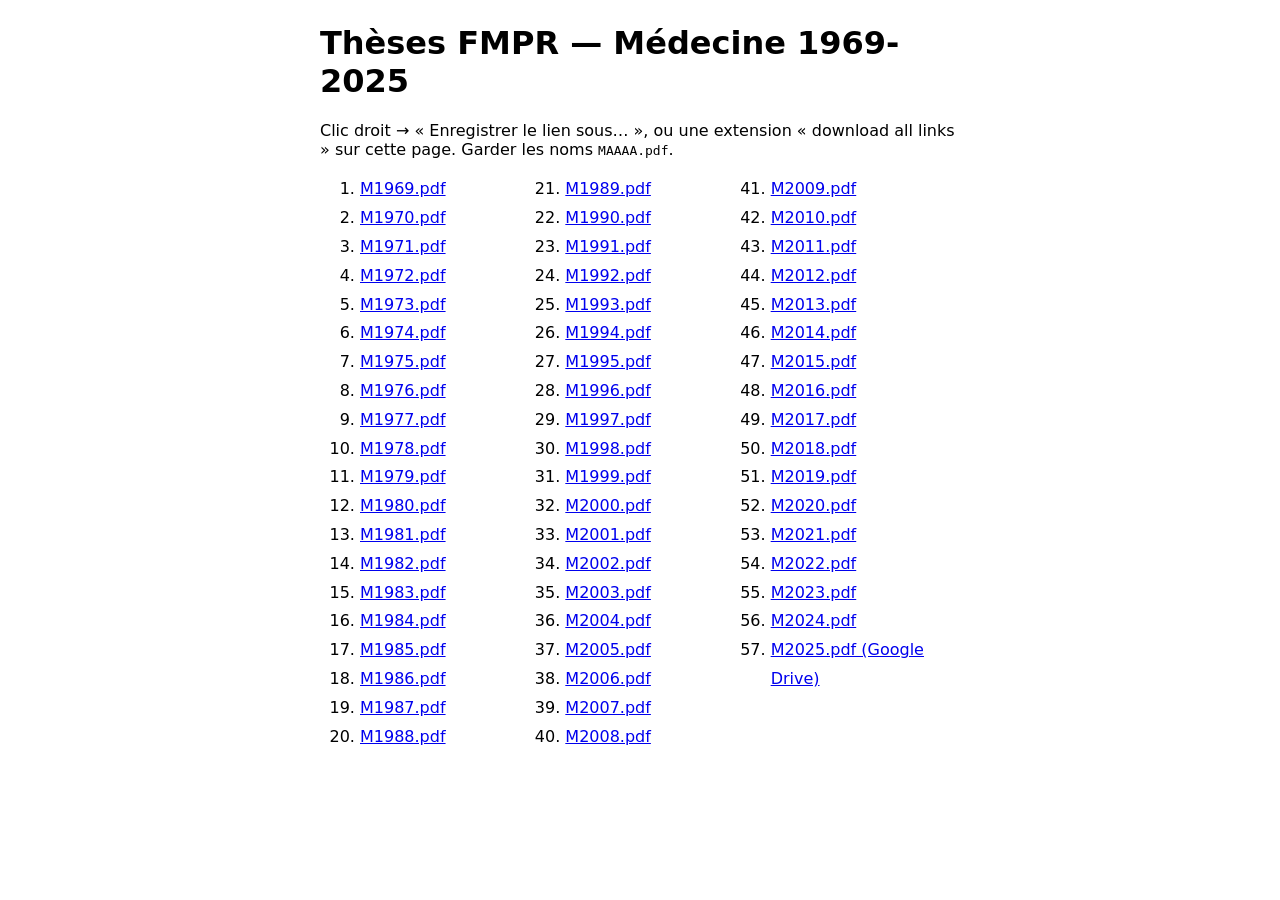
<file: archive/fmpr/medecine/methode/liens-theses-fmpr-medecine.html>
<!doctype html><html lang="fr"><meta charset="utf-8"><title>Thèses FMPR Médecine — liens</title>
<style>body{font-family:system-ui,sans-serif;max-width:640px;margin:24px auto;padding:0 16px}ol{columns:3}a{line-height:1.8}</style>
<h1>Thèses FMPR — Médecine 1969-2025</h1>
<p>Clic droit → « Enregistrer le lien sous… », ou une extension « download all links » sur cette page. Garder les noms <code>MAAAA.pdf</code>.</p>
<ol>
<li><a href="http://biblio.medramo.ac.ma/bib/THESES/MEDECINE/M1969.pdf" download>M1969.pdf</a></li>
<li><a href="http://biblio.medramo.ac.ma/bib/THESES/MEDECINE/M1970.pdf" download>M1970.pdf</a></li>
<li><a href="http://biblio.medramo.ac.ma/bib/THESES/MEDECINE/M1971.pdf" download>M1971.pdf</a></li>
<li><a href="http://biblio.medramo.ac.ma/bib/THESES/MEDECINE/M1972.pdf" download>M1972.pdf</a></li>
<li><a href="http://biblio.medramo.ac.ma/bib/THESES/MEDECINE/M1973.pdf" download>M1973.pdf</a></li>
<li><a href="http://biblio.medramo.ac.ma/bib/THESES/MEDECINE/M1974.pdf" download>M1974.pdf</a></li>
<li><a href="http://biblio.medramo.ac.ma/bib/THESES/MEDECINE/M1975.pdf" download>M1975.pdf</a></li>
<li><a href="http://biblio.medramo.ac.ma/bib/THESES/MEDECINE/M1976.pdf" download>M1976.pdf</a></li>
<li><a href="http://biblio.medramo.ac.ma/bib/THESES/MEDECINE/M1977.pdf" download>M1977.pdf</a></li>
<li><a href="http://biblio.medramo.ac.ma/bib/THESES/MEDECINE/M1978.pdf" download>M1978.pdf</a></li>
<li><a href="http://biblio.medramo.ac.ma/bib/THESES/MEDECINE/M1979.pdf" download>M1979.pdf</a></li>
<li><a href="http://biblio.medramo.ac.ma/bib/THESES/MEDECINE/M1980.pdf" download>M1980.pdf</a></li>
<li><a href="http://biblio.medramo.ac.ma/bib/THESES/MEDECINE/M1981.pdf" download>M1981.pdf</a></li>
<li><a href="http://biblio.medramo.ac.ma/bib/THESES/MEDECINE/M1982.pdf" download>M1982.pdf</a></li>
<li><a href="http://biblio.medramo.ac.ma/bib/THESES/MEDECINE/M1983.pdf" download>M1983.pdf</a></li>
<li><a href="http://biblio.medramo.ac.ma/bib/THESES/MEDECINE/M1984.pdf" download>M1984.pdf</a></li>
<li><a href="http://biblio.medramo.ac.ma/bib/THESES/MEDECINE/M1985.pdf" download>M1985.pdf</a></li>
<li><a href="http://biblio.medramo.ac.ma/bib/THESES/MEDECINE/M1986.pdf" download>M1986.pdf</a></li>
<li><a href="http://biblio.medramo.ac.ma/bib/THESES/MEDECINE/M1987.pdf" download>M1987.pdf</a></li>
<li><a href="http://biblio.medramo.ac.ma/bib/THESES/MEDECINE/M1988.pdf" download>M1988.pdf</a></li>
<li><a href="http://biblio.medramo.ac.ma/bib/THESES/MEDECINE/M1989.pdf" download>M1989.pdf</a></li>
<li><a href="http://biblio.medramo.ac.ma/bib/THESES/MEDECINE/M1990.pdf" download>M1990.pdf</a></li>
<li><a href="http://biblio.medramo.ac.ma/bib/THESES/MEDECINE/M1991.pdf" download>M1991.pdf</a></li>
<li><a href="http://biblio.medramo.ac.ma/bib/THESES/MEDECINE/M1992.pdf" download>M1992.pdf</a></li>
<li><a href="http://biblio.medramo.ac.ma/bib/THESES/MEDECINE/M1993.pdf" download>M1993.pdf</a></li>
<li><a href="http://biblio.medramo.ac.ma/bib/THESES/MEDECINE/M1994.pdf" download>M1994.pdf</a></li>
<li><a href="http://biblio.medramo.ac.ma/bib/THESES/MEDECINE/M1995.pdf" download>M1995.pdf</a></li>
<li><a href="http://biblio.medramo.ac.ma/bib/THESES/MEDECINE/M1996.pdf" download>M1996.pdf</a></li>
<li><a href="http://biblio.medramo.ac.ma/bib/THESES/MEDECINE/M1997.pdf" download>M1997.pdf</a></li>
<li><a href="http://biblio.medramo.ac.ma/bib/THESES/MEDECINE/M1998.pdf" download>M1998.pdf</a></li>
<li><a href="http://biblio.medramo.ac.ma/bib/THESES/MEDECINE/M1999.pdf" download>M1999.pdf</a></li>
<li><a href="http://biblio.medramo.ac.ma/bib/THESES/MEDECINE/M2000.pdf" download>M2000.pdf</a></li>
<li><a href="http://biblio.medramo.ac.ma/bib/THESES/MEDECINE/M2001.pdf" download>M2001.pdf</a></li>
<li><a href="http://biblio.medramo.ac.ma/bib/THESES/MEDECINE/M2002.pdf" download>M2002.pdf</a></li>
<li><a href="http://biblio.medramo.ac.ma/bib/THESES/MEDECINE/M2003.pdf" download>M2003.pdf</a></li>
<li><a href="http://biblio.medramo.ac.ma/bib/THESES/MEDECINE/M2004.pdf" download>M2004.pdf</a></li>
<li><a href="http://biblio.medramo.ac.ma/bib/THESES/MEDECINE/M2005.pdf" download>M2005.pdf</a></li>
<li><a href="http://biblio.medramo.ac.ma/bib/THESES/MEDECINE/M2006.pdf" download>M2006.pdf</a></li>
<li><a href="http://biblio.medramo.ac.ma/bib/THESES/MEDECINE/M2007.pdf" download>M2007.pdf</a></li>
<li><a href="http://biblio.medramo.ac.ma/bib/THESES/MEDECINE/M2008.pdf" download>M2008.pdf</a></li>
<li><a href="http://biblio.medramo.ac.ma/bib/THESES/MEDECINE/M2009.pdf" download>M2009.pdf</a></li>
<li><a href="http://biblio.medramo.ac.ma/bib/THESES/MEDECINE/M2010.pdf" download>M2010.pdf</a></li>
<li><a href="http://biblio.medramo.ac.ma/bib/THESES/MEDECINE/M2011.pdf" download>M2011.pdf</a></li>
<li><a href="http://biblio.medramo.ac.ma/bib/THESES/MEDECINE/M2012.pdf" download>M2012.pdf</a></li>
<li><a href="http://biblio.medramo.ac.ma/bib/THESES/MEDECINE/M2013.pdf" download>M2013.pdf</a></li>
<li><a href="http://biblio.medramo.ac.ma/bib/THESES/MEDECINE/M2014.pdf" download>M2014.pdf</a></li>
<li><a href="http://biblio.medramo.ac.ma/bib/THESES/MEDECINE/M2015.pdf" download>M2015.pdf</a></li>
<li><a href="http://biblio.medramo.ac.ma/bib/THESES/MEDECINE/M2016.pdf" download>M2016.pdf</a></li>
<li><a href="http://biblio.medramo.ac.ma/bib/THESES/MEDECINE/M2017.pdf" download>M2017.pdf</a></li>
<li><a href="http://biblio.medramo.ac.ma/bib/THESES/MEDECINE/M2018.pdf" download>M2018.pdf</a></li>
<li><a href="http://biblio.medramo.ac.ma/bib/THESES/MEDECINE/M2019.pdf" download>M2019.pdf</a></li>
<li><a href="http://biblio.medramo.ac.ma/bib/THESES/MEDECINE/M2020.pdf" download>M2020.pdf</a></li>
<li><a href="http://biblio.medramo.ac.ma/bib/THESES/MEDECINE/M2021.pdf" download>M2021.pdf</a></li>
<li><a href="http://biblio.medramo.ac.ma/bib/THESES/MEDECINE/M2022.pdf" download>M2022.pdf</a></li>
<li><a href="http://biblio.medramo.ac.ma/bib/THESES/MEDECINE/M2023.pdf" download>M2023.pdf</a></li>
<li><a href="http://biblio.medramo.ac.ma/bib/THESES/MEDECINE/M2024.pdf" download>M2024.pdf</a></li>
<li><a href="https://drive.google.com/file/d/1OaWNQ1-rcdcI4WI5_vhbwsFUz26xM7Qg/view?usp=sharing">M2025.pdf (Google Drive)</a></li>
</ol></html>
</file>
<file: these2/assets/style.css>
:root {
  color-scheme: light;
  --bg: #f4f6f8;
  --surface: #fcfcfb;
  --text: #0b0b0b;
  --text-2: #52514e;
  --border: #dedcd6;
  --accent: #2a78d6;
  --accent-ink: #1a5fb4;
  --mark: #ffe58a;
  --nav: #18181b;
  --c0: #2a78d6; --c1: #eb6834; --c2: #1baf7a; --c3: #eda100; --inferred: #9cc1ee; --neutral: #b5b3ad;
}
@media (prefers-color-scheme: dark) {
  :root:not([data-theme="light"]) {
    color-scheme: dark;
    --bg: #111110;
    --surface: #1a1a19;
    --text: #f0efec;
    --text-2: #c3c2b7;
    --border: #34332f;
    --accent: #3987e5;
    --accent-ink: #7fb2f0;
    --mark: #6b5a12;
    --nav: #000;
    --c0: #3987e5; --c1: #d95926; --c2: #199e70; --c3: #c98500; --inferred: #1f4e86; --neutral: #5f5e59;
  }
}
:root[data-theme="dark"] {
  color-scheme: dark;
  --bg: #111110;
  --surface: #1a1a19;
  --text: #f0efec;
  --text-2: #c3c2b7;
  --border: #34332f;
  --accent: #3987e5;
  --accent-ink: #7fb2f0;
  --mark: #6b5a12;
  --nav: #000;
  --c0: #3987e5; --c1: #d95926; --c2: #199e70; --c3: #c98500; --inferred: #1f4e86; --neutral: #5f5e59;
}

* { box-sizing: border-box; }
body {
  margin: 0;
  font: 15px/1.5 system-ui, -apple-system, "Segoe UI", Roboto, sans-serif;
  background: var(--bg);
  color: var(--text);
}
a { color: var(--accent-ink); }

.nav {
  background: var(--nav);
  color: #fff;
  display: flex;
  align-items: center;
  justify-content: space-between;
  padding: 0 16px;
  height: 56px;
}
.nav .brand { font-weight: 700; font-size: 18px; color: #fff; text-decoration: none; }
.nav .links { display: flex; gap: 18px; }
.nav .links a { color: #fff; text-decoration: none; font-weight: 300; }
.nav .links a[aria-current="page"] { font-weight: 600; }

main { max-width: 1040px; margin: 0 auto; padding: 24px 16px 48px; }
h1 { font-size: 26px; margin: 0 0 4px; }
.sub { color: var(--text-2); margin: 0 0 20px; font-size: 14px; }

.controls { display: flex; flex-wrap: wrap; gap: 8px; margin-bottom: 12px; }
.controls input[type="search"] { flex: 1 1 100%; }
.controls input, .controls select {
  font: inherit;
  padding: 9px 12px;
  border: 1px solid var(--border);
  border-radius: 8px;
  background: var(--surface);
  color: var(--text);
  min-width: 0;
}
.controls select { flex: 1 1 150px; }
@media (min-width: 720px) {
  .controls input[type="search"] { flex: 1 1 320px; }
}

.meta { color: var(--text-2); font-size: 14px; margin: 8px 0 12px; }
.results { list-style: none; padding: 0; margin: 0; display: grid; gap: 10px; }
.card {
  background: var(--surface);
  border: 1px solid var(--border);
  border-radius: 10px;
  padding: 12px 14px;
}
.card .t { font-weight: 600; }
.card .a { color: var(--text-2); font-size: 14px; margin-top: 2px; }
.card .chips { display: flex; flex-wrap: wrap; gap: 6px; margin-top: 8px; }
.chip {
  font-size: 12px;
  padding: 2px 8px;
  border-radius: 999px;
  border: 1px solid var(--border);
  color: var(--text-2);
}
.chip.guess { border-style: dashed; }
.card details { margin-top: 8px; font-size: 14px; color: var(--text-2); }
.card details summary { cursor: pointer; }
mark { background: var(--mark); color: inherit; padding: 0; }

.pager { display: flex; gap: 8px; justify-content: center; align-items: center; margin-top: 20px; flex-wrap: wrap; }
.pager button {
  font: inherit;
  padding: 6px 12px;
  border: 1px solid var(--accent);
  border-radius: 8px;
  background: var(--surface);
  color: var(--accent-ink);
  cursor: pointer;
}
.pager button:disabled { opacity: .4; cursor: default; }

.kpis { display: grid; grid-template-columns: repeat(auto-fit, minmax(150px, 1fr)); gap: 10px; margin-bottom: 24px; }
.kpi { background: var(--surface); border: 1px solid var(--border); border-radius: 10px; padding: 12px 14px; }
.kpi .v { font-size: 28px; font-weight: 700; }
.kpi .l { color: var(--text-2); font-size: 13px; }

.chart { margin: 0 0 32px; }
.chart img { width: 100%; height: auto; border: 1px solid var(--border); border-radius: 10px; display: block; }
.chart details { margin-top: 6px; font-size: 14px; }
.chart .scroll { max-height: 320px; overflow: auto; }
table { border-collapse: collapse; width: 100%; }
th, td { text-align: left; padding: 4px 10px 4px 0; border-top: 1px solid var(--border); }
td.n, th.n { text-align: right; }

footer { color: var(--text-2); font-size: 13px; text-align: center; padding: 24px 16px; }

h2 { font-size: 20px; margin: 28px 0 12px; }
.toc { display: flex; flex-wrap: wrap; gap: 8px; margin: 0 0 8px; }
.toc a {
  font-size: 13px;
  padding: 4px 10px;
  border: 1px solid var(--border);
  border-radius: 999px;
  background: var(--surface);
  text-decoration: none;
}
.btn {
  font: inherit;
  padding: 8px 12px;
  border: 1px solid var(--accent);
  border-radius: 8px;
  background: var(--surface);
  color: var(--accent-ink);
  cursor: pointer;
}
.btn:hover { background: var(--bg); }
.scroll { max-height: 320px; overflow: auto; }
.scroll.tall { max-height: 70vh; background: var(--surface); border: 1px solid var(--border); border-radius: 10px; padding: 0 10px; }
.explorer table { font-size: 14px; }
.explorer th { position: sticky; top: 0; background: var(--surface); }
small { color: var(--text-2); }

/* interactive charts (assets/charts.js) */
.viz { position: relative; background: var(--surface); border: 1px solid var(--border); border-radius: 10px; padding: 10px 10px 44px; }
.viz .plot { overflow-x: auto; }
.viz svg { display: block; width: 100%; height: auto; min-width: 560px; font: 12px system-ui, sans-serif; fill: var(--text); }
.viz .ax { fill: var(--text-2); }
.viz .grid { stroke: var(--border); stroke-width: 1; }
.viz .hit { cursor: pointer; transition: opacity .1s; }
.viz .hit:hover, .viz .hit:focus { opacity: .72; outline: none; }
.viz .hit:focus-visible { stroke: var(--text); stroke-width: 2; }
.viz .s0 { fill: var(--accent); } .viz .s1 { fill: var(--inferred); } .viz .s2 { fill: url(#hatch); }
.viz .c0 { fill: var(--c0); } .viz .c1 { fill: var(--c1); } .viz .c2 { fill: var(--c2); } .viz .c3 { fill: var(--c3); } .viz .cn { fill: var(--neutral); }
.viz .val { fill: var(--text-2); font-size: 11px; }
.viz .legend { display: flex; flex-wrap: wrap; gap: 4px 14px; margin: 8px 0 0; font-size: 12px; color: var(--text-2); }
.viz .sw { display: inline-block; width: 11px; height: 11px; border-radius: 2px; margin-right: 5px; vertical-align: -1px; }
.viz .sw.s0 { background: var(--accent); } .viz .sw.s1 { background: var(--inferred); }
.viz .sw.s2 { background: repeating-linear-gradient(45deg, var(--accent) 0 2px, var(--surface) 2px 4px); border: 1px solid var(--accent); }
.viz .sw.c0 { background: var(--c0); } .viz .sw.c1 { background: var(--c1); } .viz .sw.c2 { background: var(--c2); } .viz .sw.c3 { background: var(--c3); } .viz .sw.cn { background: var(--neutral); }
.viz .hint { position: absolute; left: 14px; bottom: 14px; margin: 0; font-size: 12px; color: var(--text-2); }
.viz .dl { position: absolute; right: 10px; bottom: 8px; font-size: 13px; padding: 4px 10px; text-decoration: none; }
#tip { position: fixed; z-index: 10; pointer-events: none; background: var(--nav); color: #fff; font-size: 12px; padding: 5px 9px; border-radius: 6px; max-width: 280px; display: none; }
.active-filter { margin: 8px 0 0; font-size: 14px; }
.active-filter button { font: inherit; margin-left: 6px; cursor: pointer; }
.viz h3 { margin: 0 0 6px; font-size: 16px; }
</file>
